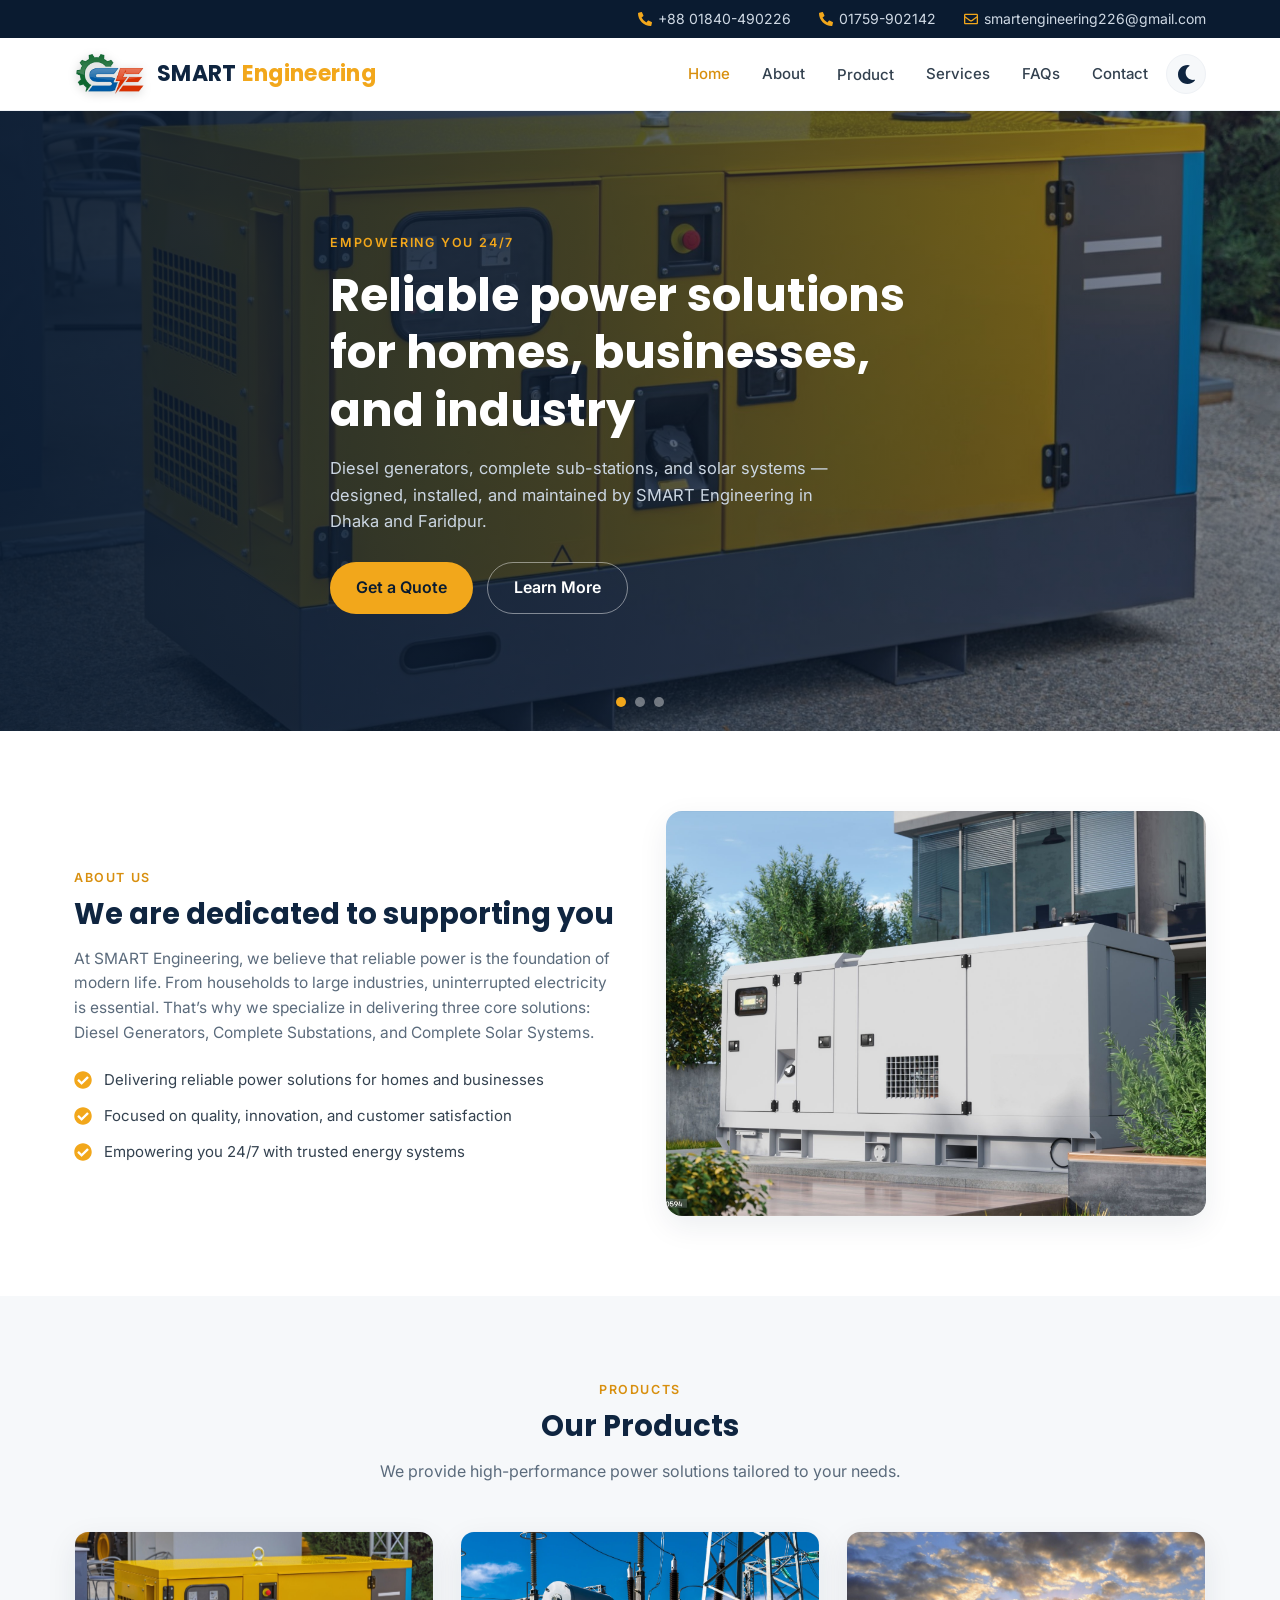
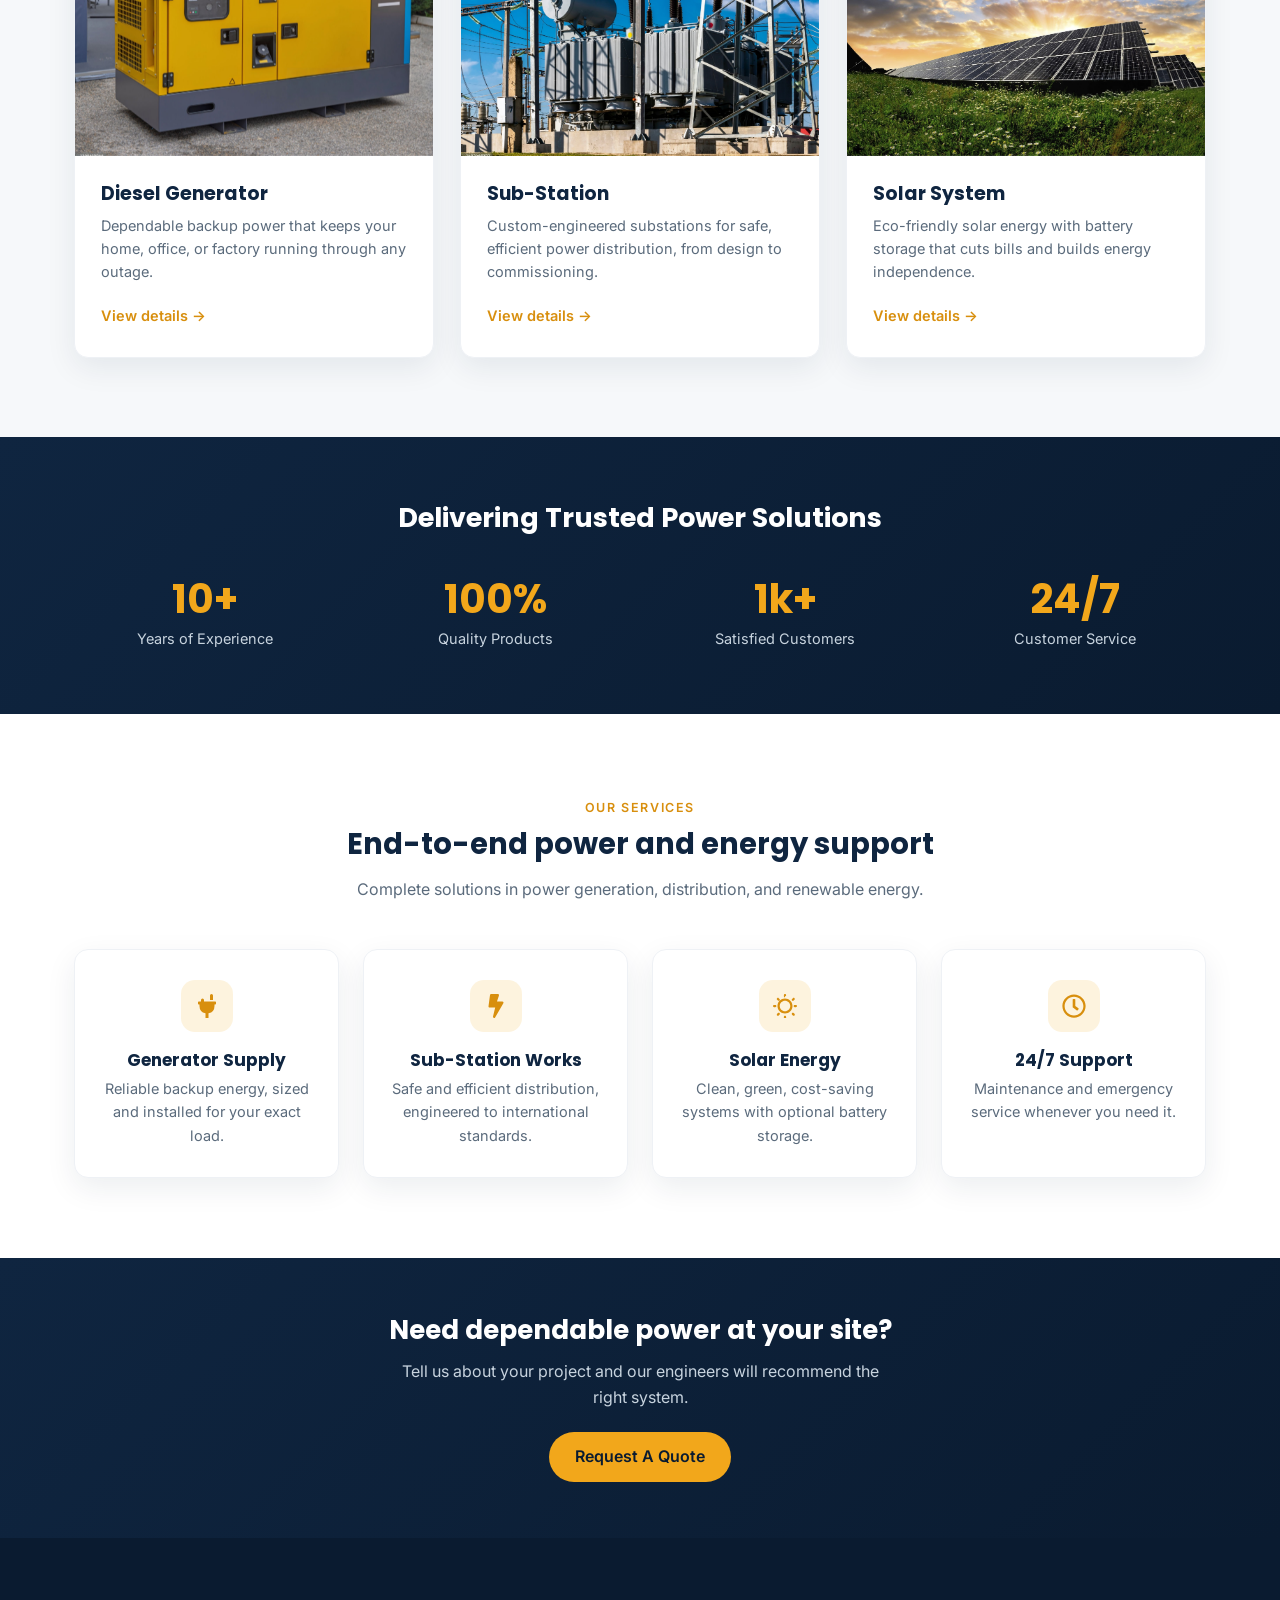
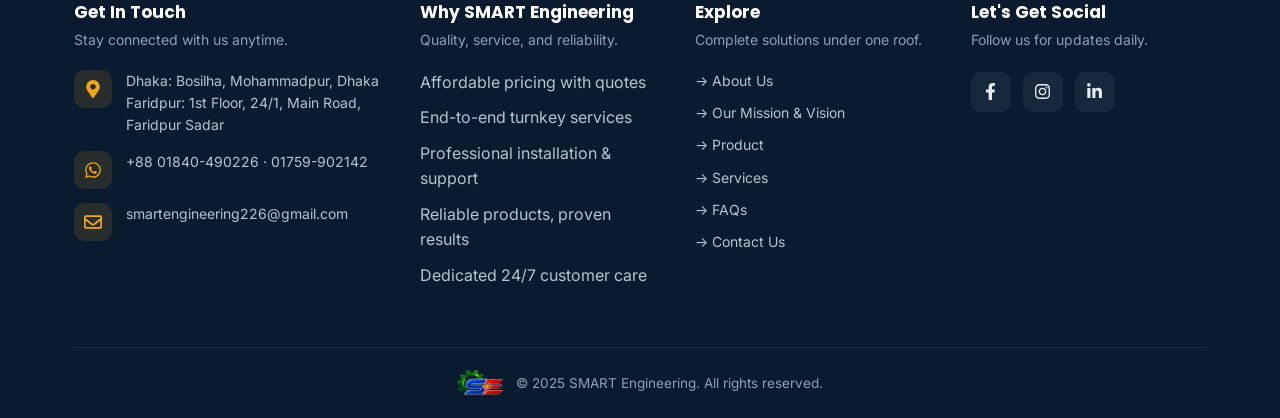
<file: index.html>
<!doctype html>
<html lang="en">
<head>
<meta name="color-scheme" content="light dark">
<meta name="theme-color" content="#ffffff" media="(prefers-color-scheme: light)">
<meta name="theme-color" content="#0d151e" media="(prefers-color-scheme: dark)">
<link rel="icon" type="image/png" sizes="32x32" href="assets/favicon-32.png">
<link rel="icon" type="image/png" sizes="192x192" href="assets/favicon-192.png">
<link rel="apple-touch-icon" sizes="180x180" href="assets/favicon-180.png">
<script>
/* Decide the theme before the first paint so there is no flash of the wrong one. */
(function(){try{var s=localStorage.getItem('se-theme');
document.documentElement.setAttribute('data-theme',
 s==='dark'||s==='light' ? s
 : (window.matchMedia && window.matchMedia('(prefers-color-scheme: dark)').matches ? 'dark':'light'));
}catch(e){document.documentElement.setAttribute('data-theme','light');}})();
</script>
<meta charset="UTF-8">
<meta name="viewport" content="width=device-width, initial-scale=1">
<title>SMART Engineering &ndash; Diesel Generators, Sub-Stations &amp; Solar Systems</title>
<meta name="description" content="SMART Engineering supplies and installs diesel generators, complete sub-stations, and solar power systems across Bangladesh, with offices in Dhaka and Faridpur.">
<link rel="preconnect" href="https://fonts.googleapis.com">
<link href="https://fonts.googleapis.com/css2?family=Poppins:wght@500;600;700&family=Inter:wght@400;500;600&display=swap" rel="stylesheet">
<style>
  :root{
    --navy:#0f2540;
    --navy-deep:#0a1b30;
    --amber:#f2a71b;
    --amber-dark:#d88f0e;
    --gray-50:#f6f8fa;
    --gray-100:#eef1f5;
    --gray-500:#5b6b7c;
    --gray-700:#33414f;
    --white:#ffffff;
    --radius:10px;
    --shadow:0 10px 30px rgba(15,37,64,0.08);
    --maxw:1180px;
  }

  *{box-sizing:border-box;}
  html{scroll-behavior:smooth;}
  body{
    margin:0;
    font-family:'Inter',sans-serif;
    color:var(--gray-700);
    background:var(--white);
    line-height:1.6;
  }
  h1,h2,h3{
    font-family:'Poppins',sans-serif;
    color:var(--navy);
    margin:0 0 .5em;
    line-height:1.25;
  }
  p{margin:0 0 1em;}
  a{color:inherit;text-decoration:none;}
  ul{list-style:none;margin:0;padding:0;}
  img{max-width:100%;display:block;}
  .wrap{max-width:var(--maxw);margin:0 auto;padding:0 24px;}
  .btn{
    display:inline-flex;align-items:center;gap:8px;
    background:var(--amber);color:var(--navy-deep);
    font-weight:600;padding:12px 26px;border-radius:999px;
    border:none;cursor:pointer;transition:background .2s ease, transform .2s ease;
    font-family:'Inter',sans-serif;
  }
  .btn:hover{background:var(--amber-dark);transform:translateY(-1px);}

  /* ===== Top bar ===== */
  .topbar{background:var(--navy-deep);color:#cfd9e4;font-size:14px;}
  .topbar .wrap{display:flex;flex-wrap:wrap;gap:16px 28px;justify-content:flex-end;padding:8px 24px;}
  .topbar a{display:flex;align-items:center;gap:6px;color:#cfd9e4;}
  .topbar a:hover{color:var(--amber);}
  .topbar svg{width:14px;height:14px;fill:var(--amber);}

  /* ===== Header ===== */
  header.main{background:var(--white);border-bottom:1px solid var(--gray-100);position:sticky;top:0;z-index:50;}
  .nav{display:flex;align-items:center;justify-content:space-between;padding:16px 24px;gap:20px;}
  .logo{font-family:'Poppins',sans-serif;font-weight:700;font-size:22px;color:var(--navy);letter-spacing:.3px;}
  .logo span{color:var(--amber);}
  .nav-links{display:flex;gap:28px;align-items:center;flex-wrap:wrap;}
  .nav-links a{font-weight:500;font-size:15px;color:var(--gray-700);padding:6px 2px;}
  .nav-links a:hover, .nav-links a.active{color:var(--amber-dark);}
  .nav-links .dropdown{position:relative;}
  .nav-links .dropdown-menu{
    display:none;position:absolute;top:100%;left:0;background:var(--white);
    box-shadow:var(--shadow);border-radius:8px;min-width:180px;padding:8px 0;margin-top:8px;
  }
  .nav-links .dropdown:hover .dropdown-menu{display:block;}
  .dropdown-menu a{display:block;padding:8px 18px;font-size:14px;}
  .dropdown-menu a:hover{background:var(--gray-50);}
  .dropdown-menu a.active{color:var(--amber-dark);}
  .menu-toggle{display:none;background:none;border:none;cursor:pointer;padding:6px;}
  .menu-toggle svg{width:26px;height:26px;fill:var(--navy);}

  @media (max-width:900px){
    .nav-links{
      display:none;position:absolute;top:100%;left:0;right:0;
      background:var(--white);flex-direction:column;align-items:flex-start;
      padding:16px 24px;box-shadow:var(--shadow);gap:14px;
    }
    .nav-links.open{display:flex;}
    .nav-links .dropdown-menu{position:static;box-shadow:none;padding-left:12px;margin-top:4px;}
    .menu-toggle{display:block;}
    .topbar .wrap{justify-content:center;text-align:center;}
  }

  /* ===== Page hero ===== */
  .page-hero{
    background:linear-gradient(135deg,var(--navy) 0%,var(--navy-deep) 100%);
    color:var(--white);text-align:center;padding:64px 24px 56px;
  }
  .page-hero h1{color:var(--white);font-size:38px;margin-bottom:8px;}
  .page-hero p{color:#c7d3de;max-width:560px;margin:0 auto;}

  /* ===== Gallery slider ===== */
  .gallery-section{padding:56px 0 0;background:var(--gray-50);}
  .gallery-frame{
    max-width:760px;margin:0 auto;border-radius:16px;overflow:hidden;
    box-shadow:var(--shadow);position:relative;background:var(--navy);
    aspect-ratio:16/9;
  }
  .gallery-track{display:flex;height:100%;transition:transform .5s ease;}
  .gallery-track img{width:100%;height:100%;object-fit:cover;flex:none;}
  .gallery-dots{display:flex;justify-content:center;gap:8px;margin-top:18px;}
  .gallery-dots button{
    width:9px;height:9px;border-radius:50%;border:none;background:var(--gray-100);
    cursor:pointer;padding:0;
  }
  .gallery-dots button.active{background:var(--amber);}
  .gallery-arrow{
    position:absolute;top:50%;transform:translateY(-50%);
    width:38px;height:38px;border-radius:50%;border:none;background:rgba(255,255,255,0.85);
    color:var(--navy);display:flex;align-items:center;justify-content:center;cursor:pointer;
    font-size:16px;z-index:5;
  }
  .gallery-arrow:hover{background:var(--white);}
  .gallery-arrow.prev{left:14px;}
  .gallery-arrow.next{right:14px;}

  /* ===== Intro section ===== */
  .intro-section{padding:56px 0 72px;background:var(--gray-50);}
  .intro-grid{max-width:760px;margin:0 auto;text-align:center;}
  .intro-grid h2{font-size:28px;}
  .intro-grid p{color:var(--gray-500);font-size:15.5px;}

  /* ===== Brand gallery ===== */
  .brand-section{padding:72px 0;}
  .brand-heading{text-align:center;max-width:560px;margin:0 auto 40px;}
  .brand-heading h2{font-size:28px;}
  .brand-heading p{color:var(--gray-500);}
  .brand-grid{
    display:grid;grid-template-columns:repeat(4,1fr);gap:18px;
  }
  @media (max-width:860px){.brand-grid{grid-template-columns:repeat(3,1fr);}}
  @media (max-width:560px){.brand-grid{grid-template-columns:repeat(2,1fr);}}
  .brand-grid figure{
    margin:0;border-radius:12px;overflow:hidden;aspect-ratio:1/1;
    background:var(--gray-50);border:1px solid var(--gray-100);
  }
  .brand-grid img{width:100%;height:100%;object-fit:cover;}

  /* ===== CTA strip ===== */
  .cta-strip{
    background:linear-gradient(135deg,var(--navy) 0%,var(--navy-deep) 100%);
    color:var(--white);text-align:center;padding:56px 24px;
  }
  .cta-strip h2{color:var(--white);font-size:26px;}
  .cta-strip p{color:#c7d3de;max-width:480px;margin:0 auto 22px;}

  /* ===== Footer ===== */
  footer{background:var(--navy-deep);color:#b7c4d1;padding:64px 0 0;}
  .footer-grid{
    display:grid;grid-template-columns:1.3fr 1fr 1fr 1fr;gap:40px;
    padding-bottom:48px;border-bottom:1px solid rgba(255,255,255,0.08);
  }
  @media (max-width:900px){.footer-grid{grid-template-columns:1fr 1fr;}}
  @media (max-width:560px){.footer-grid{grid-template-columns:1fr;}}
  footer h3{color:var(--white);font-size:17px;margin-bottom:6px;}
  footer > .wrap > .footer-grid p.lead{color:#8ea0b2;font-size:14px;margin-bottom:18px;}

  .footer-contact{display:flex;flex-direction:column;gap:14px;margin-top:8px;}
  .info-item{display:flex;gap:14px;align-items:flex-start;}
  .info-icon{
    width:38px;height:38px;flex:none;border-radius:10px;
    background:rgba(242,167,27,0.12);display:flex;align-items:center;justify-content:center;
  }
  .info-icon svg{width:18px;height:18px;fill:var(--amber);}
  .footer-contact p, .footer-contact a{color:#b7c4d1;font-size:14px;margin:0;}
  .footer-contact a:hover{color:var(--amber);}

  .footer-links li{margin-bottom:10px;}
  .footer-links a{font-size:14px;color:#b7c4d1;display:flex;align-items:center;gap:8px;}
  .footer-links a:hover{color:var(--amber);}

  .social-row{display:flex;gap:12px;margin-top:20px;}
  .social-row a{
    width:40px;height:40px;border-radius:10px;background:rgba(255,255,255,0.06);
    display:flex;align-items:center;justify-content:center;color:#e6ecf2;
    transition:background .2s ease, color .2s ease;
  }
  .social-row a:hover{background:var(--amber);color:var(--navy-deep);}
  .social-row svg{width:17px;height:17px;fill:currentColor;}

  .footer-bottom{padding:22px 0;text-align:center;font-size:13.5px;color:#8ea0b2;}

  #backToTop{
    position:fixed;bottom:26px;right:26px;width:48px;height:48px;
    border-radius:50%;border:none;background:var(--amber);color:var(--navy-deep);
    font-size:20px;cursor:pointer;display:flex;align-items:center;justify-content:center;
    box-shadow:0 8px 20px rgba(0,0,0,0.25);opacity:0;pointer-events:none;
    transition:opacity .3s ease, transform .3s ease;z-index:999;
  }
  #backToTop.show{opacity:1;pointer-events:auto;}
  #backToTop:hover{transform:translateY(-3px);}

  /* ===== Hero slider ===== */
  .hero{position:relative;height:clamp(460px,72vh,620px);overflow:hidden;background:var(--navy-deep);}
  .hero-track{display:flex;height:100%;transition:transform .7s ease;}
  .hero-track img{width:100%;height:100%;object-fit:cover;flex:none;}
  .hero-overlay{
    position:absolute;inset:0;
    background:linear-gradient(90deg,rgba(10,27,48,0.92) 0%,rgba(10,27,48,0.72) 45%,rgba(10,27,48,0.35) 100%);
    display:flex;align-items:center;
  }
  .hero-content{max-width:620px;color:var(--white);}
  .hero-content .eyebrow{
    display:inline-block;font-size:12.5px;letter-spacing:1.8px;text-transform:uppercase;
    color:var(--amber);font-weight:600;margin-bottom:14px;
  }
  .hero-content h1{color:var(--white);font-size:clamp(30px,4.4vw,46px);margin-bottom:16px;}
  .hero-content p{color:#cbd6e2;font-size:16.5px;margin-bottom:28px;max-width:520px;}
  .hero-actions{display:flex;flex-wrap:wrap;gap:14px;}
  .btn-ghost{
    display:inline-flex;align-items:center;gap:8px;padding:12px 26px;border-radius:999px;
    border:1.5px solid rgba(255,255,255,0.45);color:var(--white);font-weight:600;
    transition:background .2s ease, border-color .2s ease;
  }
  .btn-ghost:hover{background:rgba(255,255,255,0.1);border-color:var(--white);}
  .hero-dots{position:absolute;bottom:24px;left:0;right:0;display:flex;justify-content:center;gap:9px;z-index:4;}
  .hero-dots button{
    width:10px;height:10px;border-radius:50%;border:none;padding:0;cursor:pointer;
    background:rgba(255,255,255,0.4);
  }
  .hero-dots button.active{background:var(--amber);}

  /* ===== Shared section heading ===== */
  .section-heading{text-align:center;max-width:600px;margin:0 auto 46px;}
  .section-heading .eyebrow{
    display:inline-block;font-size:12.5px;letter-spacing:1.6px;text-transform:uppercase;
    color:var(--amber-dark);font-weight:600;margin-bottom:8px;
  }
  .section-heading h2{font-size:29px;}
  .section-heading p{color:var(--gray-500);margin:0;}

  /* ===== About strip ===== */
  .about-section{padding:80px 0;}
  .about-grid{display:grid;grid-template-columns:1fr 1fr;gap:52px;align-items:center;}
  @media (max-width:880px){.about-grid{grid-template-columns:1fr;gap:32px;}}
  .about-media{border-radius:16px;overflow:hidden;box-shadow:var(--shadow);aspect-ratio:4/3;}
  .about-media img{width:100%;height:100%;object-fit:cover;}
  .about-text .eyebrow{
    display:inline-block;font-size:12.5px;letter-spacing:1.6px;text-transform:uppercase;
    color:var(--amber-dark);font-weight:600;margin-bottom:8px;
  }
  .about-text h2{font-size:29px;}
  .about-text p{color:var(--gray-500);font-size:15.5px;}
  .check-list{margin-top:22px;display:flex;flex-direction:column;gap:12px;}
  .check-list li{display:flex;gap:12px;align-items:flex-start;font-size:15px;color:var(--gray-700);}
  .check-list svg{width:18px;height:18px;flex:none;fill:var(--amber);margin-top:3px;}

  /* ===== Product cards ===== */
  .products-section{padding:80px 0;background:var(--gray-50);}
  .product-grid{display:grid;grid-template-columns:repeat(3,1fr);gap:26px;}
  @media (max-width:880px){.product-grid{grid-template-columns:1fr;}}
  .product-card{
    background:var(--white);border:1px solid var(--gray-100);border-radius:14px;
    overflow:hidden;box-shadow:var(--shadow);display:flex;flex-direction:column;
    transition:transform .25s ease;
  }
  .product-card:hover{transform:translateY(-4px);}
  .product-card .thumb{aspect-ratio:16/10;overflow:hidden;background:var(--gray-100);}
  .product-card .thumb img{width:100%;height:100%;object-fit:cover;}
  .product-card .body{padding:26px 26px 30px;display:flex;flex-direction:column;flex:1;}
  .product-card h3{font-size:19px;margin-bottom:8px;}
  .product-card p{color:var(--gray-500);font-size:14.5px;flex:1;}
  .product-card .more{
    color:var(--amber-dark);font-weight:600;font-size:14.5px;
    display:inline-flex;align-items:center;gap:6px;margin-top:6px;
  }

  /* ===== Stats ===== */
  .stats-section{
    background:linear-gradient(135deg,var(--navy) 0%,var(--navy-deep) 100%);
    color:var(--white);padding:64px 0;
  }
  .stats-section h2{color:var(--white);text-align:center;font-size:27px;margin-bottom:44px;}
  .stats-grid{display:grid;grid-template-columns:repeat(4,1fr);gap:28px;text-align:center;}
  @media (max-width:760px){.stats-grid{grid-template-columns:1fr 1fr;gap:34px 20px;}}
  .stat .num{
    font-family:'Poppins',sans-serif;font-size:40px;font-weight:700;color:var(--amber);line-height:1;
  }
  .stat .label{color:#c7d3de;font-size:14.5px;margin-top:8px;}

  /* ===== Services ===== */
  .services-section{padding:80px 0;}
  .service-grid{display:grid;grid-template-columns:repeat(4,1fr);gap:24px;}
  @media (max-width:980px){.service-grid{grid-template-columns:1fr 1fr;}}
  @media (max-width:520px){.service-grid{grid-template-columns:1fr;}}
  .service-card{
    background:var(--white);border:1px solid var(--gray-100);border-radius:14px;
    padding:30px 26px;text-align:center;box-shadow:var(--shadow);
  }
  .service-icon{
    width:52px;height:52px;margin:0 auto 18px;border-radius:14px;
    background:rgba(242,167,27,0.14);display:flex;align-items:center;justify-content:center;
  }
  .service-icon svg{width:24px;height:24px;fill:var(--amber-dark);}
  .service-card h3{font-size:17px;margin-bottom:6px;}
  .service-card p{color:var(--gray-500);font-size:14.5px;margin:0;}
</style>
<link rel="stylesheet" href="assets/se-theme.css">
</head>
<body>

<!-- Top bar -->
<div class="topbar">
  <div class="wrap">
    <a href="tel:+8801840490226">
      <svg viewBox="0 0 512 512"><path d="M497.39 361.8l-112-48a24 24 0 0 0-28 6.9l-49.6 60.6A370.66 370.66 0 0 1 130.6 204.11l60.6-49.6a23.94 23.94 0 0 0 6.9-28l-48-112A24.16 24.16 0 0 0 122.6.61l-104 24A24 24 0 0 0 0 48c0 256.5 207.9 464 464 464a24 24 0 0 0 23.4-18.6l24-104a24.29 24.29 0 0 0-14.01-27.6z"/></svg>
      +88 01840-490226
    </a>
    <a href="tel:+8801759902142">
      <svg viewBox="0 0 512 512"><path d="M497.39 361.8l-112-48a24 24 0 0 0-28 6.9l-49.6 60.6A370.66 370.66 0 0 1 130.6 204.11l60.6-49.6a23.94 23.94 0 0 0 6.9-28l-48-112A24.16 24.16 0 0 0 122.6.61l-104 24A24 24 0 0 0 0 48c0 256.5 207.9 464 464 464a24 24 0 0 0 23.4-18.6l24-104a24.29 24.29 0 0 0-14.01-27.6z"/></svg>
      01759-902142
    </a>
    <a href="mailto:smartengineering226@gmail.com">
      <svg viewBox="0 0 512 512"><path d="M464 64H48C21.49 64 0 85.49 0 112v288c0 26.51 21.49 48 48 48h416c26.51 0 48-21.49 48-48V112c0-26.51-21.49-48-48-48zm0 48v40.805c-22.422 18.259-58.168 46.651-134.587 106.49-16.841 13.247-50.201 45.072-73.413 44.701-23.208.375-56.579-31.459-73.413-44.701C106.18 199.465 70.425 171.067 48 152.805V112h416zM48 400V214.398c22.914 18.251 55.409 43.862 104.938 82.646 21.857 17.205 60.134 55.186 103.062 54.955 42.717.231 80.509-37.199 103.053-54.947 49.528-38.783 82.032-64.401 104.947-82.653V400H48z"/></svg>
      smartengineering226@gmail.com
    </a>
  </div>
</div>

<!-- Header / Nav -->
<header class="main">
  <div class="nav wrap">
    <a href="index.html" class="logo"><img class="logo-mark logo-mark-light" src="assets/logo-light.png" alt="SMART Engineering logo" width="480" height="267" decoding="async"><img class="logo-mark logo-mark-dark" src="assets/logo-dark.png" alt="" aria-hidden="true" width="480" height="267" decoding="async"><span class="logo-name">SMART <span>Engineering</span></span></a>

    <button class="menu-toggle" id="menuToggle" aria-label="Toggle menu">
      <svg viewBox="0 0 1000 1000"><path d="M104 333H896C929 333 958 304 958 271S929 208 896 208H104C71 208 42 237 42 271S71 333 104 333ZM104 583H896C929 583 958 554 958 521S929 458 896 458H104C71 458 42 487 42 521S71 583 104 583ZM104 833H896C929 833 958 804 958 771S929 708 896 708H104C71 708 42 737 42 771S71 833 104 833Z"/></svg>
    </button>

    <nav class="nav-links" id="navLinks">
      <a href="index.html" class="active">Home</a>
      <a href="about.html">About</a>
      <div class="dropdown">
        <a href="#">Product</a>
        <div class="dropdown-menu">
          <a href="diesel-generator.html">Diesel Generator</a>
          <a href="sub-station.html">Sub-Station</a>
          <a href="solar-system.html">Solar System</a>
        </div>
      </div>
      <a href="services.html">Services</a>
      <a href="faqs.html">FAQs</a>
      <a href="contact.html">Contact</a>
    </nav>

    <button class="theme-toggle" id="themeToggle" type="button"
            aria-label="Switch theme" title="Switch theme" aria-pressed="false">
      <svg class="icon-moon" viewBox="0 0 512 512" aria-hidden="true"><path d="M283.211 512c78.962 0 151.079-35.925 198.857-94.792 7.068-8.708-.639-21.43-11.562-19.35-124.203 23.654-238.262-71.576-238.262-196.954 0-72.222 38.662-138.635 101.498-174.394 9.686-5.512 7.25-20.197-3.756-22.23A258.156 258.156 0 0 0 283.211 0c-141.309 0-256 114.511-256 256 0 141.309 114.511 256 256 256z"/></svg>
      <svg class="icon-sun" viewBox="0 0 512 512" aria-hidden="true"><path d="M256 160c-52.9 0-96 43.1-96 96s43.1 96 96 96 96-43.1 96-96-43.1-96-96-96zm246.4 80.5l-94.7-47.3 33.5-100.4c4.5-13.6-8.4-26.5-21.9-21.9l-100.4 33.5-47.4-94.8c-6.4-12.8-24.6-12.8-31 0l-47.3 94.7L92.7 70.8c-13.6-4.5-26.5 8.4-21.9 21.9l33.5 100.4-94.7 47.4c-12.8 6.4-12.8 24.6 0 31l94.7 47.3-33.5 100.5c-4.5 13.6 8.4 26.5 21.9 21.9l100.4-33.5 47.3 94.7c6.4 12.8 24.6 12.8 31 0l47.3-94.7 100.4 33.5c13.6 4.5 26.5-8.4 21.9-21.9l-33.5-100.4 94.7-47.3c12.9-6.5 12.9-24.7.1-31.1zm-155.9 106c-49.9 49.9-131.1 49.9-181 0-49.9-49.9-49.9-131.1 0-181 49.9-49.9 131.1-49.9 181 0 49.9 49.9 49.9 131.1 0 181z"/></svg>
    </button>
  </div>
</header>

<!-- Hero -->
<section class="hero">
  <div class="hero-track" id="heroTrack">
    <img src="wp-content/uploads/2025/09/1.jpg" alt="Diesel generator installed by SMART Engineering">
    <img src="wp-content/uploads/2025/09/2.jpg" alt="Electrical sub-station built by SMART Engineering">
    <img src="wp-content/uploads/2025/09/3.jpg" alt="Solar panel system installed by SMART Engineering">
  </div>
  <div class="hero-overlay">
    <div class="wrap">
      <div class="hero-content">
        <span class="eyebrow">Empowering You 24/7</span>
        <h1>Reliable power solutions for homes, businesses, and industry</h1>
        <p>Diesel generators, complete sub-stations, and solar systems &mdash; designed, installed, and maintained by SMART Engineering in Dhaka and Faridpur.</p>
        <div class="hero-actions">
          <a href="contact.html" class="btn">Get a Quote</a>
          <a href="about.html" class="btn-ghost">Learn More</a>
        </div>
      </div>
    </div>
  </div>
  <div class="hero-dots" id="heroDots"></div>
</section>

<!-- About -->
<section class="about-section">
  <div class="wrap">
    <div class="about-grid">
      <div class="about-text">
        <span class="eyebrow">About Us</span>
        <h2>We are dedicated to supporting you</h2>
        <p>At SMART Engineering, we believe that reliable power is the foundation of modern life. From households to large industries, uninterrupted electricity is essential. That&rsquo;s why we specialize in delivering three core solutions: Diesel Generators, Complete Substations, and Complete Solar Systems.</p>
        <ul class="check-list">
          <li><svg viewBox="0 0 512 512"><path d="M504 256c0 136.967-111.033 248-248 248S8 392.967 8 256 119.033 8 256 8s248 111.033 248 248zM227.314 387.314l184-184c6.248-6.248 6.248-16.379 0-22.627l-22.627-22.627c-6.248-6.249-16.379-6.249-22.628 0L216 308.118l-70.059-70.059c-6.248-6.248-16.379-6.248-22.628 0l-22.627 22.627c-6.248 6.248-6.248 16.379 0 22.627l104 104c6.249 6.249 16.379 6.249 22.628.001z"/></svg><span>Delivering reliable power solutions for homes and businesses</span></li>
          <li><svg viewBox="0 0 512 512"><path d="M504 256c0 136.967-111.033 248-248 248S8 392.967 8 256 119.033 8 256 8s248 111.033 248 248zM227.314 387.314l184-184c6.248-6.248 6.248-16.379 0-22.627l-22.627-22.627c-6.248-6.249-16.379-6.249-22.628 0L216 308.118l-70.059-70.059c-6.248-6.248-16.379-6.248-22.628 0l-22.627 22.627c-6.248 6.248-6.248 16.379 0 22.627l104 104c6.249 6.249 16.379 6.249 22.628.001z"/></svg><span>Focused on quality, innovation, and customer satisfaction</span></li>
          <li><svg viewBox="0 0 512 512"><path d="M504 256c0 136.967-111.033 248-248 248S8 392.967 8 256 119.033 8 256 8s248 111.033 248 248zM227.314 387.314l184-184c6.248-6.248 6.248-16.379 0-22.627l-22.627-22.627c-6.248-6.249-16.379-6.249-22.628 0L216 308.118l-70.059-70.059c-6.248-6.248-16.379-6.248-22.628 0l-22.627 22.627c-6.248 6.248-6.248 16.379 0 22.627l104 104c6.249 6.249 16.379 6.249 22.628.001z"/></svg><span>Empowering you 24/7 with trusted energy systems</span></li>
        </ul>
      </div>
      <div class="about-media">
        <img src="wp-content/uploads/2025/09/7.jpg" alt="SMART Engineering generator installation">
      </div>
    </div>
  </div>
</section>

<!-- Products -->
<section class="products-section">
  <div class="wrap">
    <div class="section-heading">
      <span class="eyebrow">Products</span>
      <h2>Our Products</h2>
      <p>We provide high-performance power solutions tailored to your needs.</p>
    </div>
    <div class="product-grid">
      <a class="product-card" href="diesel-generator.html">
        <div class="thumb"><img src="wp-content/uploads/2025/09/1.jpg" alt="Diesel generator" loading="lazy"></div>
        <div class="body">
          <h3>Diesel Generator</h3>
          <p>Dependable backup power that keeps your home, office, or factory running through any outage.</p>
          <span class="more">View details &rarr;</span>
        </div>
      </a>
      <a class="product-card" href="sub-station.html">
        <div class="thumb"><img src="wp-content/uploads/2025/09/5.jpg" alt="Electrical sub-station" loading="lazy"></div>
        <div class="body">
          <h3>Sub-Station</h3>
          <p>Custom-engineered substations for safe, efficient power distribution, from design to commissioning.</p>
          <span class="more">View details &rarr;</span>
        </div>
      </a>
      <a class="product-card" href="solar-system.html">
        <div class="thumb"><img src="wp-content/uploads/2025/09/4.jpg" alt="Solar power system" loading="lazy"></div>
        <div class="body">
          <h3>Solar System</h3>
          <p>Eco-friendly solar energy with battery storage that cuts bills and builds energy independence.</p>
          <span class="more">View details &rarr;</span>
        </div>
      </a>
    </div>
  </div>
</section>

<!-- Stats -->
<section class="stats-section">
  <div class="wrap">
    <h2>Delivering Trusted Power Solutions</h2>
    <div class="stats-grid">
      <div class="stat"><div class="num">10+</div><div class="label">Years of Experience</div></div>
      <div class="stat"><div class="num">100%</div><div class="label">Quality Products</div></div>
      <div class="stat"><div class="num">1k+</div><div class="label">Satisfied Customers</div></div>
      <div class="stat"><div class="num">24/7</div><div class="label">Customer Service</div></div>
    </div>
  </div>
</section>

<!-- Services -->
<section class="services-section">
  <div class="wrap">
    <div class="section-heading">
      <span class="eyebrow">Our Services</span>
      <h2>End-to-end power and energy support</h2>
      <p>Complete solutions in power generation, distribution, and renewable energy.</p>
    </div>
    <div class="service-grid">
      <div class="service-card">
        <div class="service-icon"><svg viewBox="0 0 384 512"><path d="M320 32a32 32 0 0 0-64 0v96h64zm48 128H16a16 16 0 0 0-16 16v32a16 16 0 0 0 16 16h16v32a160.07 160.07 0 0 0 128 156.8V512h64v-99.2A160.07 160.07 0 0 0 352 256v-32h16a16 16 0 0 0 16-16v-32a16 16 0 0 0-16-16zm-240-32a32 32 0 0 0-64 0v96h64z"/></svg></div>
        <h3>Generator Supply</h3>
        <p>Reliable backup energy, sized and installed for your exact load.</p>
      </div>
      <div class="service-card">
        <div class="service-icon"><svg viewBox="0 0 320 512"><path d="M296 160H180.6l42.6-129.8C227.2 15 215.7 0 200 0H56C44 0 33.8 8.9 32.2 20.8l-32 240C-1.7 275.2 9.5 288 24 288h118.7L96.6 482.5c-3.6 15.2 8 29.5 23.3 29.5 8.4 0 16.4-4.4 20.8-12l176-304c9.3-15.9-2.2-36-20.7-36z"/></svg></div>
        <h3>Sub-Station Works</h3>
        <p>Safe and efficient distribution, engineered to international standards.</p>
      </div>
      <div class="service-card">
        <div class="service-icon"><svg viewBox="0 0 512 512"><path d="M256 96c-88.4 0-160 71.6-160 160s71.6 160 160 160 160-71.6 160-160S344.4 96 256 96zm0 272c-61.9 0-112-50.1-112-112s50.1-112 112-112 112 50.1 112 112-50.1 112-112 112zm0-320c13.3 0 24-10.7 24-24V24c0-13.3-10.7-24-24-24s-24 10.7-24 24v24c0 13.3 10.7 24 24 24zm0 416c-13.3 0-24 10.7-24 24v24c0 13.3 10.7 24 24 24s24-10.7 24-24v-24c0-13.3-10.7-24-24-24zM488 232h-24c-13.3 0-24 10.7-24 24s10.7 24 24 24h24c13.3 0 24-10.7 24-24s-10.7-24-24-24zM72 256c0-13.3-10.7-24-24-24H24c-13.3 0-24 10.7-24 24s10.7 24 24 24h24c13.3 0 24-10.7 24-24zm352-166.4l-17 17c-9.4 9.4-9.4 24.6 0 33.9s24.6 9.4 33.9 0l17-17c9.4-9.4 9.4-24.6 0-33.9s-24.5-9.4-33.9 0zM105.1 406.9l-17 17c-9.4 9.4-9.4 24.6 0 33.9s24.6 9.4 33.9 0l17-17c9.4-9.4 9.4-24.6 0-33.9s-24.5-9.3-33.9 0zm335.8 0c-9.4-9.4-24.6-9.4-33.9 0s-9.4 24.6 0 33.9l17 17c9.4 9.4 24.6 9.4 33.9 0s9.4-24.6 0-33.9l-17-17zM88.1 88.1c-9.4 9.4-9.4 24.6 0 33.9l17 17c9.4 9.4 24.6 9.4 33.9 0s9.4-24.6 0-33.9l-17-17c-9.3-9.4-24.5-9.4-33.9 0z"/></svg></div>
        <h3>Solar Energy</h3>
        <p>Clean, green, cost-saving systems with optional battery storage.</p>
      </div>
      <div class="service-card">
        <div class="service-icon"><svg viewBox="0 0 512 512"><path d="M256 8C119 8 8 119 8 256s111 248 248 248 248-111 248-248S393 8 256 8zm0 448c-110.5 0-200-89.5-200-200S145.5 56 256 56s200 89.5 200 200-89.5 200-200 200zm61.8-104.4l-84.9-61.7c-3.1-2.3-4.9-5.9-4.9-9.7V116c0-6.6 5.4-12 12-12h32c6.6 0 12 5.4 12 12v141.7l66.8 48.6c5.4 3.9 6.5 11.4 2.6 16.8L334.6 349c-3.9 5.3-11.4 6.5-16.8 2.6z"/></svg></div>
        <h3>24/7 Support</h3>
        <p>Maintenance and emergency service whenever you need it.</p>
      </div>
    </div>
  </div>
</section>

<!-- CTA -->
<section class="cta-strip">
  <h2>Need dependable power at your site?</h2>
  <p>Tell us about your project and our engineers will recommend the right system.</p>
  <a href="contact.html" class="btn">Request A Quote</a>
</section>


<!-- Footer -->
<footer>
  <div class="wrap">
    <div class="footer-grid">

      <div>
        <h3>Get In Touch</h3>
        <p class="lead">Stay connected with us anytime.</p>
        <div class="footer-contact">
          <div class="info-item">
            <div class="info-icon"><svg viewBox="0 0 384 512"><path d="M172.268 501.67C26.97 291.031 0 269.413 0 192 0 85.961 85.961 0 192 0s192 85.961 192 192c0 77.413-26.97 99.031-172.268 309.67-9.535 13.774-29.93 13.773-39.464 0zM192 272c44.183 0 80-35.817 80-80s-35.817-80-80-80-80 35.817-80 80 35.817 80 80 80z"/></svg></div>
            <p>Dhaka: Bosilha, Mohammadpur, Dhaka<br>Faridpur: 1st Floor, 24/1, Main Road, Faridpur Sadar</p>
          </div>
          <div class="info-item">
            <div class="info-icon"><svg viewBox="0 0 448 512"><path d="M380.9 97.1C339 55.1 283.2 32 223.9 32c-122.4 0-222 99.6-222 222 0 39.1 10.2 77.3 29.6 111L0 480l117.7-30.9c32.4 17.7 68.9 27 106.1 27h.1c122.3 0 224.1-99.6 224.1-222 0-59.3-25.2-115-67.1-157zm-157 341.6c-33.2 0-65.7-8.9-94-25.7l-6.7-4-69.8 18.3L72 359.2l-4.4-7c-18.5-29.4-28.2-63.3-28.2-98.2 0-101.7 82.8-184.5 184.6-184.5 49.3 0 95.6 19.2 130.4 54.1 34.8 34.9 56.2 81.2 56.1 130.5 0 101.8-84.9 184.6-186.6 184.6zm101.2-138.2c-5.5-2.8-32.8-16.2-37.9-18-5.1-1.9-8.8-2.8-12.5 2.8-3.7 5.6-14.3 18-17.6 21.8-3.2 3.7-6.5 4.2-12 1.4-32.6-16.3-54-29.1-75.5-66-5.7-9.8 5.7-9.1 16.3-30.3 1.8-3.7.9-6.9-.5-9.7-1.4-2.8-12.5-30.1-17.1-41.2-4.5-10.8-9.1-9.3-12.5-9.5-3.2-.2-6.9-.2-10.6-.2-3.7 0-9.7 1.4-14.8 6.9-5.1 5.6-19.4 19-19.4 46.3 0 27.3 19.9 53.7 22.6 57.4 2.8 3.7 39.1 59.7 94.8 83.8 35.2 15.2 49 16.5 66.6 13.9 10.7-1.6 32.8-13.4 37.4-26.4 4.6-13 4.6-24.1 3.2-26.4-1.3-2.5-5-3.9-10.5-6.6z"/></svg></div>
            <p><a href="tel:+8801840490226">+88 01840-490226</a> · <a href="tel:+8801759902142">01759-902142</a></p>
          </div>
          <div class="info-item">
            <div class="info-icon"><svg viewBox="0 0 512 512"><path d="M464 64H48C21.49 64 0 85.49 0 112v288c0 26.51 21.49 48 48 48h416c26.51 0 48-21.49 48-48V112c0-26.51-21.49-48-48-48zm0 48v40.805c-22.422 18.259-58.168 46.651-134.587 106.49-16.841 13.247-50.201 45.072-73.413 44.701-23.208.375-56.579-31.459-73.413-44.701C106.18 199.465 70.425 171.067 48 152.805V112h416zM48 400V214.398c22.914 18.251 55.409 43.862 104.938 82.646 21.857 17.205 60.134 55.186 103.062 54.955 42.717.231 80.509-37.199 103.053-54.947 49.528-38.783 82.032-64.401 104.947-82.653V400H48z"/></svg></div>
            <p><a href="mailto:smartengineering226@gmail.com">smartengineering226@gmail.com</a></p>
          </div>
        </div>
      </div>

      <div>
        <h3>Why SMART Engineering</h3>
        <p class="lead">Quality, service, and reliability.</p>
        <ul class="footer-links">
          <li>Affordable pricing with quotes</li>
          <li>End-to-end turnkey services</li>
          <li>Professional installation &amp; support</li>
          <li>Reliable products, proven results</li>
          <li>Dedicated 24/7 customer care</li>
        </ul>
      </div>

      <div>
        <h3>Explore</h3>
        <p class="lead">Complete solutions under one roof.</p>
        <ul class="footer-links">
          <li><a href="about.html">→ About Us</a></li>
          <li><a href="mission-vision.html">→ Our Mission &amp; Vision</a></li>
          <li><a href="product.html">→ Product</a></li>
          <li><a href="services.html">→ Services</a></li>
          <li><a href="faqs.html">→ FAQs</a></li>
          <li><a href="contact.html">→ Contact Us</a></li>
        </ul>
      </div>

      <div>
        <h3>Let's Get Social</h3>
        <p class="lead">Follow us for updates daily.</p>
        <div class="social-row">
          <a href="https://www.facebook.com" target="_blank" rel="noopener" aria-label="Facebook">
            <svg viewBox="0 0 320 512"><path d="M279.14 288l14.22-92.66h-88.91v-60.13c0-25.35 12.42-50.06 52.24-50.06h40.42V6.26S260.43 0 225.36 0c-73.22 0-121.08 44.38-121.08 124.72v70.62H22.89V288h81.39v224h100.17V288z"/></svg>
          </a>
          <a href="https://www.instagram.com" target="_blank" rel="noopener" aria-label="Instagram">
            <svg viewBox="0 0 448 512"><path d="M224.1 141c-63.6 0-114.9 51.3-114.9 114.9s51.3 114.9 114.9 114.9S339 319.5 339 255.9 287.7 141 224.1 141zm0 189.6c-41.1 0-74.7-33.5-74.7-74.7s33.5-74.7 74.7-74.7 74.7 33.5 74.7 74.7-33.6 74.7-74.7 74.7zm146.4-194.3c0 14.9-12 26.8-26.8 26.8-14.9 0-26.8-12-26.8-26.8s12-26.8 26.8-26.8 26.8 12 26.8 26.8zm76.1 27.2c-1.7-35.9-9.9-67.7-36.2-93.9-26.2-26.2-58-34.4-93.9-36.2-37-2.1-147.9-2.1-184.9 0-35.8 1.7-67.6 9.9-93.9 36.1s-34.4 58-36.2 93.9c-2.1 37-2.1 147.9 0 184.9 1.7 35.9 9.9 67.7 36.2 93.9s58 34.4 93.9 36.2c37 2.1 147.9 2.1 184.9 0 35.9-1.7 67.7-9.9 93.9-36.2 26.2-26.2 34.4-58 36.2-93.9 2.1-37 2.1-147.8 0-184.8zM398.8 388c-7.8 19.6-22.9 34.7-42.6 42.6-29.5 11.7-99.5 9-132.1 9s-102.7 2.6-132.1-9c-19.6-7.8-34.7-22.9-42.6-42.6-11.7-29.5-9-99.5-9-132.1s-2.6-102.7 9-132.1c7.8-19.6 22.9-34.7 42.6-42.6 29.5-11.7 99.5-9 132.1-9s102.7-2.6 132.1 9c19.6 7.8 34.7 22.9 42.6 42.6 11.7 29.5 9 99.5 9 132.1s2.7 102.7-9 132.1z"/></svg>
          </a>
          <a href="https://linkedin.com" target="_blank" rel="noopener" aria-label="LinkedIn">
            <svg viewBox="0 0 448 512"><path d="M100.28 448H7.4V148.9h92.88zm-46.44-341C24.09 107 0 82.9 0 53.6a53.6 53.6 0 01107.2 0c0 29.3-24.1 53.4-53.4 53.4zM447.9 448h-92.7V302.4c0-34.7-.7-79.3-48.3-79.3-48.3 0-55.7 37.7-55.7 76.7V448h-92.8V148.9h89.1v40.8h1.3c12.4-23.5 42.7-48.3 87.9-48.3 94 0 111.3 61.9 111.3 142.3z"/></svg>
          </a>
        </div>
      </div>

    </div>

    <div class="footer-bottom">
      <img class="footer-mark" src="assets/logo-dark.png" alt="SMART Engineering" width="480" height="267" decoding="async" loading="lazy"> © 2025 SMART Engineering. All rights reserved.
    </div>
  </div>
</footer>

<button id="backToTop" aria-label="Back to top">↑</button>

<script>

  const menuToggle = document.getElementById('menuToggle');
  const navLinks = document.getElementById('navLinks');
  menuToggle.addEventListener('click', () => navLinks.classList.toggle('open'));

  const backToTop = document.getElementById('backToTop');
  window.addEventListener('scroll', () => {
    backToTop.classList.toggle('show', window.scrollY > 200);
  });
  backToTop.addEventListener('click', () => window.scrollTo({top:0, behavior:'smooth'}));

  (function(){
    const track = document.getElementById('heroTrack');
    const slides = track.children;
    const dotsWrap = document.getElementById('heroDots');
    let current = 0;

    for (let i = 0; i < slides.length; i++) {
      const dot = document.createElement('button');
      dot.setAttribute('aria-label', 'Go to slide ' + (i + 1));
      if (i === 0) dot.classList.add('active');
      dot.addEventListener('click', () => goTo(i));
      dotsWrap.appendChild(dot);
    }

    function goTo(index) {
      current = (index + slides.length) % slides.length;
      track.style.transform = `translateX(-${current * 100}%)`;
      [...dotsWrap.children].forEach((d, i) => d.classList.toggle('active', i === current));
    }

    setInterval(() => goTo(current + 1), 5000);
  })();
</script>

<script src="assets/se-theme.js" defer></script>

</body>
</html>
</file>
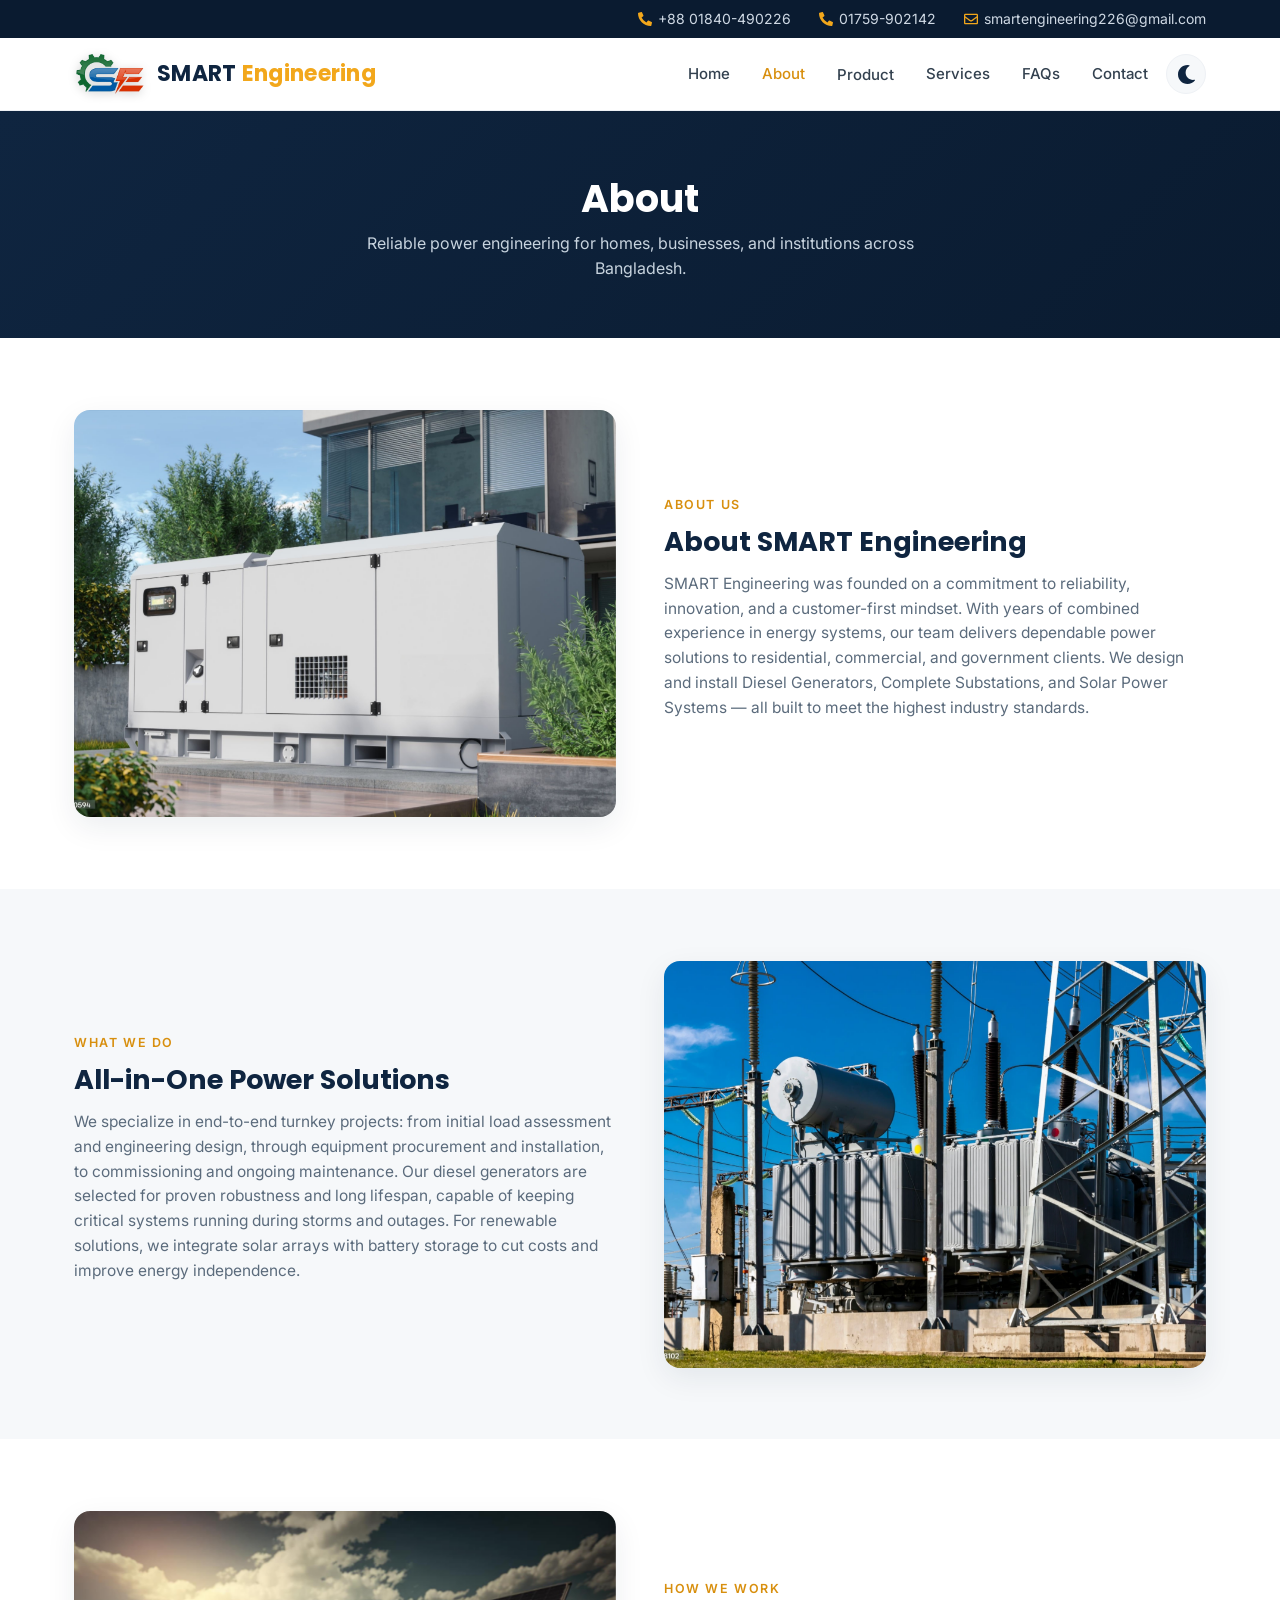
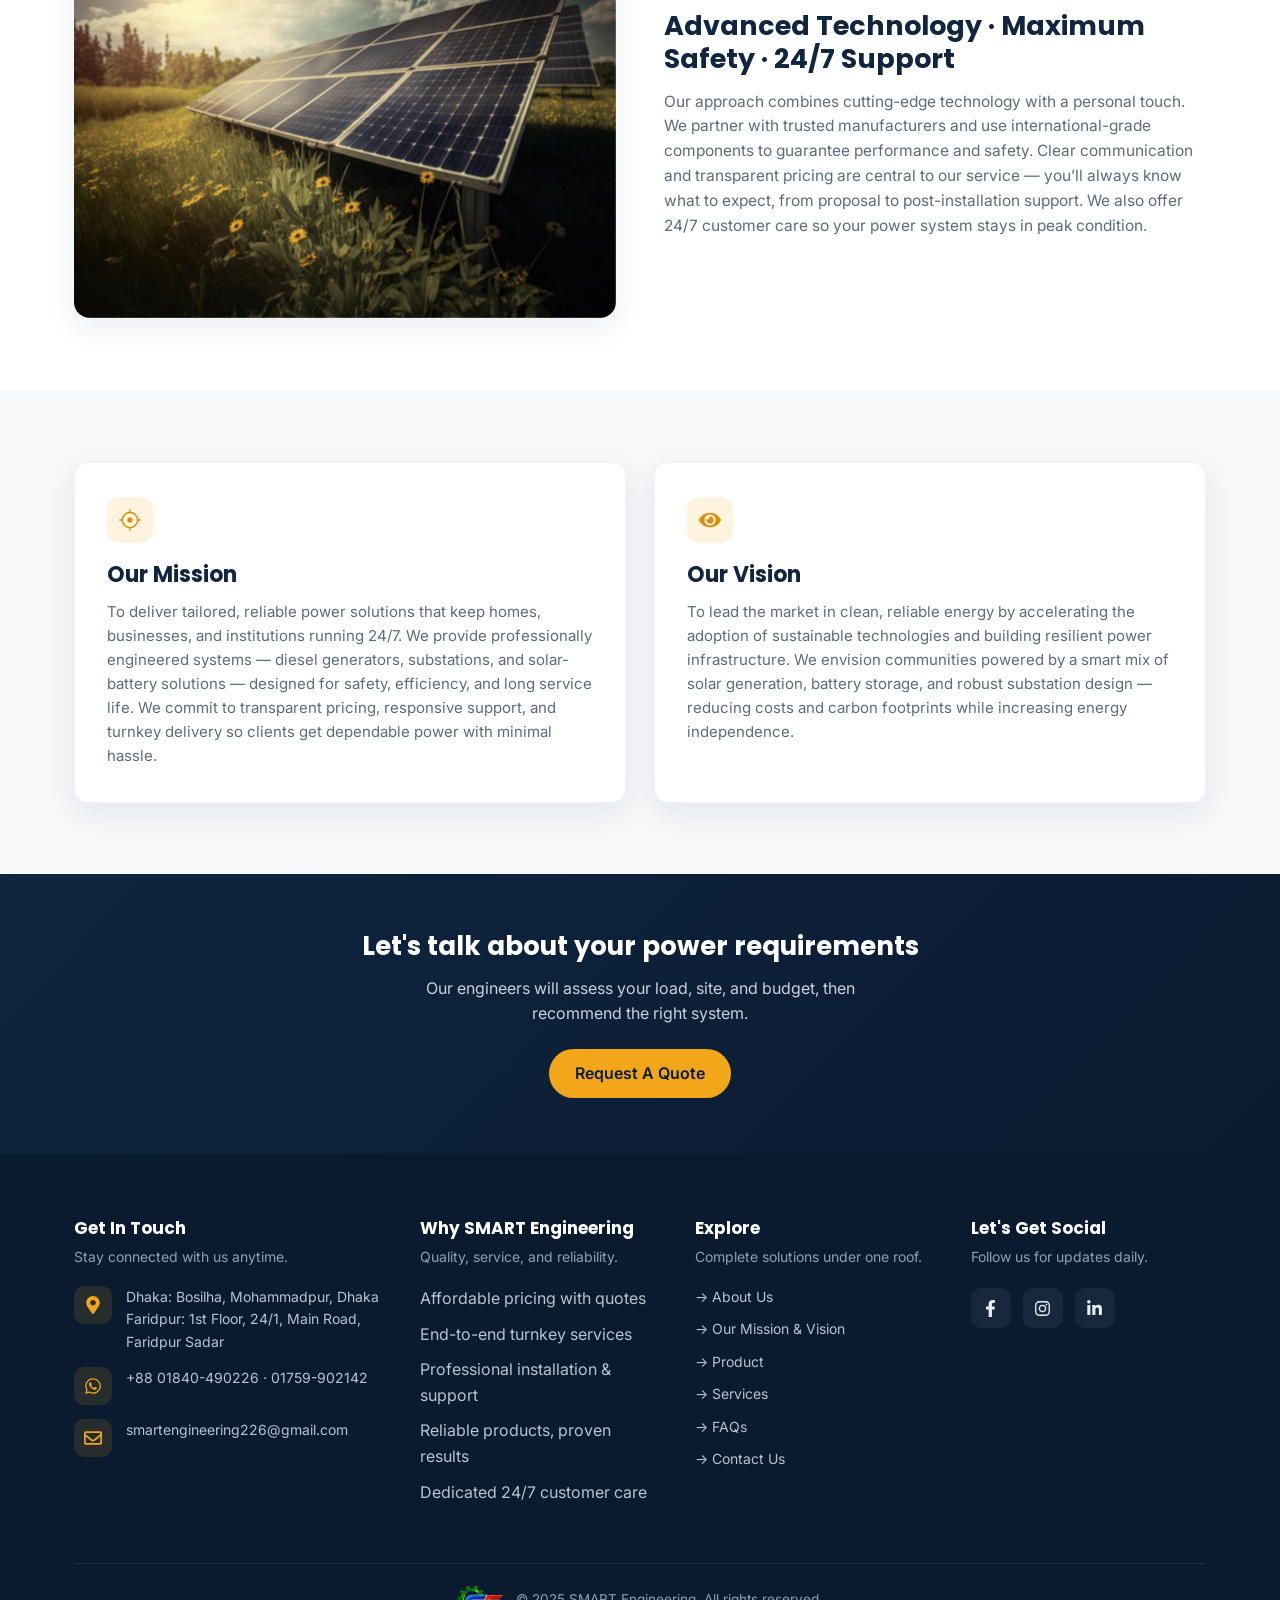
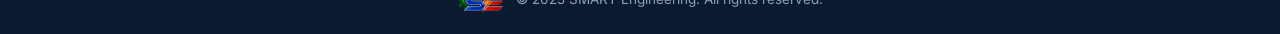
<file: about.html>
<!doctype html>
<html lang="en">
<head>
<meta name="color-scheme" content="light dark">
<meta name="theme-color" content="#ffffff" media="(prefers-color-scheme: light)">
<meta name="theme-color" content="#0d151e" media="(prefers-color-scheme: dark)">
<link rel="icon" type="image/png" sizes="32x32" href="assets/favicon-32.png">
<link rel="icon" type="image/png" sizes="192x192" href="assets/favicon-192.png">
<link rel="apple-touch-icon" sizes="180x180" href="assets/favicon-180.png">
<script>
/* Decide the theme before the first paint so there is no flash of the wrong one. */
(function(){try{var s=localStorage.getItem('se-theme');
document.documentElement.setAttribute('data-theme',
 s==='dark'||s==='light' ? s
 : (window.matchMedia && window.matchMedia('(prefers-color-scheme: dark)').matches ? 'dark':'light'));
}catch(e){document.documentElement.setAttribute('data-theme','light');}})();
</script>
<meta charset="UTF-8">
<meta name="viewport" content="width=device-width, initial-scale=1">
<title>About &ndash; SMART Engineering</title>
<meta name="description" content="SMART Engineering delivers diesel generators, complete substations, and solar power systems for residential, commercial, and government clients in Bangladesh.">
<link rel="preconnect" href="https://fonts.googleapis.com">
<link href="https://fonts.googleapis.com/css2?family=Poppins:wght@500;600;700&family=Inter:wght@400;500;600&display=swap" rel="stylesheet">
<style>
  :root{
    --navy:#0f2540;
    --navy-deep:#0a1b30;
    --amber:#f2a71b;
    --amber-dark:#d88f0e;
    --gray-50:#f6f8fa;
    --gray-100:#eef1f5;
    --gray-500:#5b6b7c;
    --gray-700:#33414f;
    --white:#ffffff;
    --radius:10px;
    --shadow:0 10px 30px rgba(15,37,64,0.08);
    --maxw:1180px;
  }

  *{box-sizing:border-box;}
  html{scroll-behavior:smooth;}
  body{
    margin:0;
    font-family:'Inter',sans-serif;
    color:var(--gray-700);
    background:var(--white);
    line-height:1.6;
  }
  h1,h2,h3{
    font-family:'Poppins',sans-serif;
    color:var(--navy);
    margin:0 0 .5em;
    line-height:1.25;
  }
  p{margin:0 0 1em;}
  a{color:inherit;text-decoration:none;}
  ul{list-style:none;margin:0;padding:0;}
  img{max-width:100%;display:block;}
  .wrap{max-width:var(--maxw);margin:0 auto;padding:0 24px;}
  .btn{
    display:inline-flex;align-items:center;gap:8px;
    background:var(--amber);color:var(--navy-deep);
    font-weight:600;padding:12px 26px;border-radius:999px;
    border:none;cursor:pointer;transition:background .2s ease, transform .2s ease;
    font-family:'Inter',sans-serif;
  }
  .btn:hover{background:var(--amber-dark);transform:translateY(-1px);}

  /* ===== Top bar ===== */
  .topbar{background:var(--navy-deep);color:#cfd9e4;font-size:14px;}
  .topbar .wrap{display:flex;flex-wrap:wrap;gap:16px 28px;justify-content:flex-end;padding:8px 24px;}
  .topbar a{display:flex;align-items:center;gap:6px;color:#cfd9e4;}
  .topbar a:hover{color:var(--amber);}
  .topbar svg{width:14px;height:14px;fill:var(--amber);}

  /* ===== Header ===== */
  header.main{background:var(--white);border-bottom:1px solid var(--gray-100);position:sticky;top:0;z-index:50;}
  .nav{display:flex;align-items:center;justify-content:space-between;padding:16px 24px;gap:20px;}
  .logo{font-family:'Poppins',sans-serif;font-weight:700;font-size:22px;color:var(--navy);letter-spacing:.3px;}
  .logo span{color:var(--amber);}
  .nav-links{display:flex;gap:28px;align-items:center;flex-wrap:wrap;}
  .nav-links a{font-weight:500;font-size:15px;color:var(--gray-700);padding:6px 2px;}
  .nav-links a:hover, .nav-links a.active{color:var(--amber-dark);}
  .nav-links .dropdown{position:relative;}
  .nav-links .dropdown-menu{
    display:none;position:absolute;top:100%;left:0;background:var(--white);
    box-shadow:var(--shadow);border-radius:8px;min-width:180px;padding:8px 0;margin-top:8px;
  }
  .nav-links .dropdown:hover .dropdown-menu{display:block;}
  .dropdown-menu a{display:block;padding:8px 18px;font-size:14px;}
  .dropdown-menu a:hover{background:var(--gray-50);}
  .dropdown-menu a.active{color:var(--amber-dark);}
  .menu-toggle{display:none;background:none;border:none;cursor:pointer;padding:6px;}
  .menu-toggle svg{width:26px;height:26px;fill:var(--navy);}

  @media (max-width:900px){
    .nav-links{
      display:none;position:absolute;top:100%;left:0;right:0;
      background:var(--white);flex-direction:column;align-items:flex-start;
      padding:16px 24px;box-shadow:var(--shadow);gap:14px;
    }
    .nav-links.open{display:flex;}
    .nav-links .dropdown-menu{position:static;box-shadow:none;padding-left:12px;margin-top:4px;}
    .menu-toggle{display:block;}
    .topbar .wrap{justify-content:center;text-align:center;}
  }

  /* ===== Page hero ===== */
  .page-hero{
    background:linear-gradient(135deg,var(--navy) 0%,var(--navy-deep) 100%);
    color:var(--white);text-align:center;padding:64px 24px 56px;
  }
  .page-hero h1{color:var(--white);font-size:38px;margin-bottom:8px;}
  .page-hero p{color:#c7d3de;max-width:560px;margin:0 auto;}

  /* ===== Gallery slider ===== */
  .gallery-section{padding:56px 0 0;background:var(--gray-50);}
  .gallery-frame{
    max-width:760px;margin:0 auto;border-radius:16px;overflow:hidden;
    box-shadow:var(--shadow);position:relative;background:var(--navy);
    aspect-ratio:16/9;
  }
  .gallery-track{display:flex;height:100%;transition:transform .5s ease;}
  .gallery-track img{width:100%;height:100%;object-fit:cover;flex:none;}
  .gallery-dots{display:flex;justify-content:center;gap:8px;margin-top:18px;}
  .gallery-dots button{
    width:9px;height:9px;border-radius:50%;border:none;background:var(--gray-100);
    cursor:pointer;padding:0;
  }
  .gallery-dots button.active{background:var(--amber);}
  .gallery-arrow{
    position:absolute;top:50%;transform:translateY(-50%);
    width:38px;height:38px;border-radius:50%;border:none;background:rgba(255,255,255,0.85);
    color:var(--navy);display:flex;align-items:center;justify-content:center;cursor:pointer;
    font-size:16px;z-index:5;
  }
  .gallery-arrow:hover{background:var(--white);}
  .gallery-arrow.prev{left:14px;}
  .gallery-arrow.next{right:14px;}

  /* ===== Intro section ===== */
  .intro-section{padding:56px 0 72px;background:var(--gray-50);}
  .intro-grid{max-width:760px;margin:0 auto;text-align:center;}
  .intro-grid h2{font-size:28px;}
  .intro-grid p{color:var(--gray-500);font-size:15.5px;}

  /* ===== Brand gallery ===== */
  .brand-section{padding:72px 0;}
  .brand-heading{text-align:center;max-width:560px;margin:0 auto 40px;}
  .brand-heading h2{font-size:28px;}
  .brand-heading p{color:var(--gray-500);}
  .brand-grid{
    display:grid;grid-template-columns:repeat(4,1fr);gap:18px;
  }
  @media (max-width:860px){.brand-grid{grid-template-columns:repeat(3,1fr);}}
  @media (max-width:560px){.brand-grid{grid-template-columns:repeat(2,1fr);}}
  .brand-grid figure{
    margin:0;border-radius:12px;overflow:hidden;aspect-ratio:1/1;
    background:var(--gray-50);border:1px solid var(--gray-100);
  }
  .brand-grid img{width:100%;height:100%;object-fit:cover;}

  /* ===== CTA strip ===== */
  .cta-strip{
    background:linear-gradient(135deg,var(--navy) 0%,var(--navy-deep) 100%);
    color:var(--white);text-align:center;padding:56px 24px;
  }
  .cta-strip h2{color:var(--white);font-size:26px;}
  .cta-strip p{color:#c7d3de;max-width:480px;margin:0 auto 22px;}

  /* ===== Footer ===== */
  footer{background:var(--navy-deep);color:#b7c4d1;padding:64px 0 0;}
  .footer-grid{
    display:grid;grid-template-columns:1.3fr 1fr 1fr 1fr;gap:40px;
    padding-bottom:48px;border-bottom:1px solid rgba(255,255,255,0.08);
  }
  @media (max-width:900px){.footer-grid{grid-template-columns:1fr 1fr;}}
  @media (max-width:560px){.footer-grid{grid-template-columns:1fr;}}
  footer h3{color:var(--white);font-size:17px;margin-bottom:6px;}
  footer > .wrap > .footer-grid p.lead{color:#8ea0b2;font-size:14px;margin-bottom:18px;}

  .footer-contact{display:flex;flex-direction:column;gap:14px;margin-top:8px;}
  .info-item{display:flex;gap:14px;align-items:flex-start;}
  .info-icon{
    width:38px;height:38px;flex:none;border-radius:10px;
    background:rgba(242,167,27,0.12);display:flex;align-items:center;justify-content:center;
  }
  .info-icon svg{width:18px;height:18px;fill:var(--amber);}
  .footer-contact p, .footer-contact a{color:#b7c4d1;font-size:14px;margin:0;}
  .footer-contact a:hover{color:var(--amber);}

  .footer-links li{margin-bottom:10px;}
  .footer-links a{font-size:14px;color:#b7c4d1;display:flex;align-items:center;gap:8px;}
  .footer-links a:hover{color:var(--amber);}

  .social-row{display:flex;gap:12px;margin-top:20px;}
  .social-row a{
    width:40px;height:40px;border-radius:10px;background:rgba(255,255,255,0.06);
    display:flex;align-items:center;justify-content:center;color:#e6ecf2;
    transition:background .2s ease, color .2s ease;
  }
  .social-row a:hover{background:var(--amber);color:var(--navy-deep);}
  .social-row svg{width:17px;height:17px;fill:currentColor;}

  .footer-bottom{padding:22px 0;text-align:center;font-size:13.5px;color:#8ea0b2;}

  #backToTop{
    position:fixed;bottom:26px;right:26px;width:48px;height:48px;
    border-radius:50%;border:none;background:var(--amber);color:var(--navy-deep);
    font-size:20px;cursor:pointer;display:flex;align-items:center;justify-content:center;
    box-shadow:0 8px 20px rgba(0,0,0,0.25);opacity:0;pointer-events:none;
    transition:opacity .3s ease, transform .3s ease;z-index:999;
  }
  #backToTop.show{opacity:1;pointer-events:auto;}
  #backToTop:hover{transform:translateY(-3px);}

  /* ===== Split content rows ===== */
  .split-section{padding:72px 0;}
  .split-section.alt{background:var(--gray-50);}
  .split{display:grid;grid-template-columns:1fr 1fr;gap:48px;align-items:center;}
  .split.reverse .split-media{order:2;}
  @media (max-width:860px){
    .split{grid-template-columns:1fr;gap:28px;}
    .split.reverse .split-media{order:0;}
  }
  .split-media{border-radius:16px;overflow:hidden;box-shadow:var(--shadow);aspect-ratio:4/3;}
  .split-media img{width:100%;height:100%;object-fit:cover;}
  .split-text h2{font-size:27px;}
  .split-text p{color:var(--gray-500);font-size:15.5px;}
  .eyebrow{
    display:inline-block;font-size:12.5px;letter-spacing:1.6px;text-transform:uppercase;
    color:var(--amber-dark);font-weight:600;margin-bottom:10px;
  }

  /* ===== Mission / vision cards ===== */
  .mv-section{padding:72px 0;background:var(--gray-50);}
  .mv-grid{display:grid;grid-template-columns:1fr 1fr;gap:28px;}
  @media (max-width:860px){.mv-grid{grid-template-columns:1fr;}}
  .mv-card{
    background:var(--white);border:1px solid var(--gray-100);border-radius:14px;
    padding:34px 32px;box-shadow:var(--shadow);
  }
  .mv-card .mv-icon{
    width:46px;height:46px;border-radius:12px;background:rgba(242,167,27,0.14);
    display:flex;align-items:center;justify-content:center;margin-bottom:18px;
  }
  .mv-card .mv-icon svg{width:22px;height:22px;fill:var(--amber-dark);}
  .mv-card h2{font-size:22px;}
  .mv-card p{color:var(--gray-500);font-size:15px;margin:0;}
</style>
<link rel="stylesheet" href="assets/se-theme.css">
</head>
<body>

<!-- Top bar -->
<div class="topbar">
  <div class="wrap">
    <a href="tel:+8801840490226">
      <svg viewBox="0 0 512 512"><path d="M497.39 361.8l-112-48a24 24 0 0 0-28 6.9l-49.6 60.6A370.66 370.66 0 0 1 130.6 204.11l60.6-49.6a23.94 23.94 0 0 0 6.9-28l-48-112A24.16 24.16 0 0 0 122.6.61l-104 24A24 24 0 0 0 0 48c0 256.5 207.9 464 464 464a24 24 0 0 0 23.4-18.6l24-104a24.29 24.29 0 0 0-14.01-27.6z"/></svg>
      +88 01840-490226
    </a>
    <a href="tel:+8801759902142">
      <svg viewBox="0 0 512 512"><path d="M497.39 361.8l-112-48a24 24 0 0 0-28 6.9l-49.6 60.6A370.66 370.66 0 0 1 130.6 204.11l60.6-49.6a23.94 23.94 0 0 0 6.9-28l-48-112A24.16 24.16 0 0 0 122.6.61l-104 24A24 24 0 0 0 0 48c0 256.5 207.9 464 464 464a24 24 0 0 0 23.4-18.6l24-104a24.29 24.29 0 0 0-14.01-27.6z"/></svg>
      01759-902142
    </a>
    <a href="mailto:smartengineering226@gmail.com">
      <svg viewBox="0 0 512 512"><path d="M464 64H48C21.49 64 0 85.49 0 112v288c0 26.51 21.49 48 48 48h416c26.51 0 48-21.49 48-48V112c0-26.51-21.49-48-48-48zm0 48v40.805c-22.422 18.259-58.168 46.651-134.587 106.49-16.841 13.247-50.201 45.072-73.413 44.701-23.208.375-56.579-31.459-73.413-44.701C106.18 199.465 70.425 171.067 48 152.805V112h416zM48 400V214.398c22.914 18.251 55.409 43.862 104.938 82.646 21.857 17.205 60.134 55.186 103.062 54.955 42.717.231 80.509-37.199 103.053-54.947 49.528-38.783 82.032-64.401 104.947-82.653V400H48z"/></svg>
      smartengineering226@gmail.com
    </a>
  </div>
</div>

<!-- Header / Nav -->
<header class="main">
  <div class="nav wrap">
    <a href="index.html" class="logo"><img class="logo-mark logo-mark-light" src="assets/logo-light.png" alt="SMART Engineering logo" width="480" height="267" decoding="async"><img class="logo-mark logo-mark-dark" src="assets/logo-dark.png" alt="" aria-hidden="true" width="480" height="267" decoding="async"><span class="logo-name">SMART <span>Engineering</span></span></a>

    <button class="menu-toggle" id="menuToggle" aria-label="Toggle menu">
      <svg viewBox="0 0 1000 1000"><path d="M104 333H896C929 333 958 304 958 271S929 208 896 208H104C71 208 42 237 42 271S71 333 104 333ZM104 583H896C929 583 958 554 958 521S929 458 896 458H104C71 458 42 487 42 521S71 583 104 583ZM104 833H896C929 833 958 804 958 771S929 708 896 708H104C71 708 42 737 42 771S71 833 104 833Z"/></svg>
    </button>

    <nav class="nav-links" id="navLinks">
      <a href="index.html">Home</a>
      <a href="about.html" class="active">About</a>
      <div class="dropdown">
        <a href="#">Product</a>
        <div class="dropdown-menu">
          <a href="diesel-generator.html">Diesel Generator</a>
          <a href="sub-station.html">Sub-Station</a>
          <a href="solar-system.html">Solar System</a>
        </div>
      </div>
      <a href="services.html">Services</a>
      <a href="faqs.html">FAQs</a>
      <a href="contact.html">Contact</a>
    </nav>

    <button class="theme-toggle" id="themeToggle" type="button"
            aria-label="Switch theme" title="Switch theme" aria-pressed="false">
      <svg class="icon-moon" viewBox="0 0 512 512" aria-hidden="true"><path d="M283.211 512c78.962 0 151.079-35.925 198.857-94.792 7.068-8.708-.639-21.43-11.562-19.35-124.203 23.654-238.262-71.576-238.262-196.954 0-72.222 38.662-138.635 101.498-174.394 9.686-5.512 7.25-20.197-3.756-22.23A258.156 258.156 0 0 0 283.211 0c-141.309 0-256 114.511-256 256 0 141.309 114.511 256 256 256z"/></svg>
      <svg class="icon-sun" viewBox="0 0 512 512" aria-hidden="true"><path d="M256 160c-52.9 0-96 43.1-96 96s43.1 96 96 96 96-43.1 96-96-43.1-96-96-96zm246.4 80.5l-94.7-47.3 33.5-100.4c4.5-13.6-8.4-26.5-21.9-21.9l-100.4 33.5-47.4-94.8c-6.4-12.8-24.6-12.8-31 0l-47.3 94.7L92.7 70.8c-13.6-4.5-26.5 8.4-21.9 21.9l33.5 100.4-94.7 47.4c-12.8 6.4-12.8 24.6 0 31l94.7 47.3-33.5 100.5c-4.5 13.6 8.4 26.5 21.9 21.9l100.4-33.5 47.3 94.7c6.4 12.8 24.6 12.8 31 0l47.3-94.7 100.4 33.5c13.6 4.5 26.5-8.4 21.9-21.9l-33.5-100.4 94.7-47.3c12.9-6.5 12.9-24.7.1-31.1zm-155.9 106c-49.9 49.9-131.1 49.9-181 0-49.9-49.9-49.9-131.1 0-181 49.9-49.9 131.1-49.9 181 0 49.9 49.9 49.9 131.1 0 181z"/></svg>
    </button>
  </div>
</header>

<!-- Page hero -->
<section class="page-hero">
  <h1>About</h1>
  <p>Reliable power engineering for homes, businesses, and institutions across Bangladesh.</p>
</section>

<!-- Who we are -->
<section class="split-section">
  <div class="wrap">
    <div class="split">
      <div class="split-media">
        <img src="wp-content/uploads/2025/09/7.jpg" alt="SMART Engineering diesel generator installation">
      </div>
      <div class="split-text">
        <span class="eyebrow">About Us</span>
        <h2>About SMART Engineering</h2>
        <p>SMART Engineering was founded on a commitment to reliability, innovation, and a customer-first mindset. With years of combined experience in energy systems, our team delivers dependable power solutions to residential, commercial, and government clients. We design and install Diesel Generators, Complete Substations, and Solar Power Systems &mdash; all built to meet the highest industry standards.</p>
      </div>
    </div>
  </div>
</section>

<!-- Turnkey -->
<section class="split-section alt">
  <div class="wrap">
    <div class="split reverse">
      <div class="split-media">
        <img src="wp-content/uploads/2025/09/5.jpg" alt="Sub-station transformer installed by SMART Engineering" loading="lazy">
      </div>
      <div class="split-text">
        <span class="eyebrow">What We Do</span>
        <h2>All-in-One Power Solutions</h2>
        <p>We specialize in end-to-end turnkey projects: from initial load assessment and engineering design, through equipment procurement and installation, to commissioning and ongoing maintenance. Our diesel generators are selected for proven robustness and long lifespan, capable of keeping critical systems running during storms and outages. For renewable solutions, we integrate solar arrays with battery storage to cut costs and improve energy independence.</p>
      </div>
    </div>
  </div>
</section>

<!-- Technology -->
<section class="split-section">
  <div class="wrap">
    <div class="split">
      <div class="split-media">
        <img src="wp-content/uploads/2025/09/23422.jpg" alt="Solar array installed by SMART Engineering" loading="lazy">
      </div>
      <div class="split-text">
        <span class="eyebrow">How We Work</span>
        <h2>Advanced Technology &middot; Maximum Safety &middot; 24/7 Support</h2>
        <p>Our approach combines cutting-edge technology with a personal touch. We partner with trusted manufacturers and use international-grade components to guarantee performance and safety. Clear communication and transparent pricing are central to our service &mdash; you&rsquo;ll always know what to expect, from proposal to post-installation support. We also offer 24/7 customer care so your power system stays in peak condition.</p>
      </div>
    </div>
  </div>
</section>

<!-- Mission & Vision -->
<section class="mv-section">
  <div class="wrap">
    <div class="mv-grid">
      <div class="mv-card">
        <div class="mv-icon"><svg viewBox="0 0 512 512"><path d="M256 0c8.8 0 16 7.2 16 16v49.2c93.2 7.7 167.9 82.4 175.6 175.6H496c8.8 0 16 7.2 16 16s-7.2 16-16 16h-48.4c-7.7 93.2-82.4 167.9-175.6 175.6V496c0 8.8-7.2 16-16 16s-16-7.2-16-16v-48.4C147.2 439.9 72.5 365.2 64.8 272H16c-8.8 0-16-7.2-16-16s7.2-16 16-16h48.8C72.5 146.8 147.2 72.1 240 64.4V16c0-8.8 7.2-16 16-16zm0 96c-88.4 0-160 71.6-160 160s71.6 160 160 160 160-71.6 160-160S344.4 96 256 96zm0 96c35.3 0 64 28.7 64 64s-28.7 64-64 64-64-28.7-64-64 28.7-64 64-64z"/></svg></div>
        <h2>Our Mission</h2>
        <p>To deliver tailored, reliable power solutions that keep homes, businesses, and institutions running 24/7. We provide professionally engineered systems &mdash; diesel generators, substations, and solar-battery solutions &mdash; designed for safety, efficiency, and long service life. We commit to transparent pricing, responsive support, and turnkey delivery so clients get dependable power with minimal hassle.</p>
      </div>
      <div class="mv-card">
        <div class="mv-icon"><svg viewBox="0 0 576 512"><path d="M572.52 241.4C518.29 135.59 410.93 64 288 64S57.68 135.64 3.48 241.41a32.35 32.35 0 0 0 0 29.19C57.71 376.41 165.07 448 288 448s230.32-71.64 284.52-177.41a32.35 32.35 0 0 0 0-29.19zM288 400a144 144 0 1 1 144-144 143.93 143.93 0 0 1-144 144zm0-240a95.31 95.31 0 0 0-25.31 3.79 47.85 47.85 0 0 1-66.9 66.9A95.78 95.78 0 1 0 288 160z"/></svg></div>
        <h2>Our Vision</h2>
        <p>To lead the market in clean, reliable energy by accelerating the adoption of sustainable technologies and building resilient power infrastructure. We envision communities powered by a smart mix of solar generation, battery storage, and robust substation design &mdash; reducing costs and carbon footprints while increasing energy independence.</p>
      </div>
    </div>
  </div>
</section>

<!-- CTA -->
<section class="cta-strip">
  <h2>Let's talk about your power requirements</h2>
  <p>Our engineers will assess your load, site, and budget, then recommend the right system.</p>
  <a href="contact.html" class="btn">Request A Quote</a>
</section>


<!-- Footer -->
<footer>
  <div class="wrap">
    <div class="footer-grid">

      <div>
        <h3>Get In Touch</h3>
        <p class="lead">Stay connected with us anytime.</p>
        <div class="footer-contact">
          <div class="info-item">
            <div class="info-icon"><svg viewBox="0 0 384 512"><path d="M172.268 501.67C26.97 291.031 0 269.413 0 192 0 85.961 85.961 0 192 0s192 85.961 192 192c0 77.413-26.97 99.031-172.268 309.67-9.535 13.774-29.93 13.773-39.464 0zM192 272c44.183 0 80-35.817 80-80s-35.817-80-80-80-80 35.817-80 80 35.817 80 80 80z"/></svg></div>
            <p>Dhaka: Bosilha, Mohammadpur, Dhaka<br>Faridpur: 1st Floor, 24/1, Main Road, Faridpur Sadar</p>
          </div>
          <div class="info-item">
            <div class="info-icon"><svg viewBox="0 0 448 512"><path d="M380.9 97.1C339 55.1 283.2 32 223.9 32c-122.4 0-222 99.6-222 222 0 39.1 10.2 77.3 29.6 111L0 480l117.7-30.9c32.4 17.7 68.9 27 106.1 27h.1c122.3 0 224.1-99.6 224.1-222 0-59.3-25.2-115-67.1-157zm-157 341.6c-33.2 0-65.7-8.9-94-25.7l-6.7-4-69.8 18.3L72 359.2l-4.4-7c-18.5-29.4-28.2-63.3-28.2-98.2 0-101.7 82.8-184.5 184.6-184.5 49.3 0 95.6 19.2 130.4 54.1 34.8 34.9 56.2 81.2 56.1 130.5 0 101.8-84.9 184.6-186.6 184.6zm101.2-138.2c-5.5-2.8-32.8-16.2-37.9-18-5.1-1.9-8.8-2.8-12.5 2.8-3.7 5.6-14.3 18-17.6 21.8-3.2 3.7-6.5 4.2-12 1.4-32.6-16.3-54-29.1-75.5-66-5.7-9.8 5.7-9.1 16.3-30.3 1.8-3.7.9-6.9-.5-9.7-1.4-2.8-12.5-30.1-17.1-41.2-4.5-10.8-9.1-9.3-12.5-9.5-3.2-.2-6.9-.2-10.6-.2-3.7 0-9.7 1.4-14.8 6.9-5.1 5.6-19.4 19-19.4 46.3 0 27.3 19.9 53.7 22.6 57.4 2.8 3.7 39.1 59.7 94.8 83.8 35.2 15.2 49 16.5 66.6 13.9 10.7-1.6 32.8-13.4 37.4-26.4 4.6-13 4.6-24.1 3.2-26.4-1.3-2.5-5-3.9-10.5-6.6z"/></svg></div>
            <p><a href="tel:+8801840490226">+88 01840-490226</a> · <a href="tel:+8801759902142">01759-902142</a></p>
          </div>
          <div class="info-item">
            <div class="info-icon"><svg viewBox="0 0 512 512"><path d="M464 64H48C21.49 64 0 85.49 0 112v288c0 26.51 21.49 48 48 48h416c26.51 0 48-21.49 48-48V112c0-26.51-21.49-48-48-48zm0 48v40.805c-22.422 18.259-58.168 46.651-134.587 106.49-16.841 13.247-50.201 45.072-73.413 44.701-23.208.375-56.579-31.459-73.413-44.701C106.18 199.465 70.425 171.067 48 152.805V112h416zM48 400V214.398c22.914 18.251 55.409 43.862 104.938 82.646 21.857 17.205 60.134 55.186 103.062 54.955 42.717.231 80.509-37.199 103.053-54.947 49.528-38.783 82.032-64.401 104.947-82.653V400H48z"/></svg></div>
            <p><a href="mailto:smartengineering226@gmail.com">smartengineering226@gmail.com</a></p>
          </div>
        </div>
      </div>

      <div>
        <h3>Why SMART Engineering</h3>
        <p class="lead">Quality, service, and reliability.</p>
        <ul class="footer-links">
          <li>Affordable pricing with quotes</li>
          <li>End-to-end turnkey services</li>
          <li>Professional installation &amp; support</li>
          <li>Reliable products, proven results</li>
          <li>Dedicated 24/7 customer care</li>
        </ul>
      </div>

      <div>
        <h3>Explore</h3>
        <p class="lead">Complete solutions under one roof.</p>
        <ul class="footer-links">
          <li><a href="about.html">→ About Us</a></li>
          <li><a href="mission-vision.html">→ Our Mission &amp; Vision</a></li>
          <li><a href="product.html">→ Product</a></li>
          <li><a href="services.html">→ Services</a></li>
          <li><a href="faqs.html">→ FAQs</a></li>
          <li><a href="contact.html">→ Contact Us</a></li>
        </ul>
      </div>

      <div>
        <h3>Let's Get Social</h3>
        <p class="lead">Follow us for updates daily.</p>
        <div class="social-row">
          <a href="https://www.facebook.com" target="_blank" rel="noopener" aria-label="Facebook">
            <svg viewBox="0 0 320 512"><path d="M279.14 288l14.22-92.66h-88.91v-60.13c0-25.35 12.42-50.06 52.24-50.06h40.42V6.26S260.43 0 225.36 0c-73.22 0-121.08 44.38-121.08 124.72v70.62H22.89V288h81.39v224h100.17V288z"/></svg>
          </a>
          <a href="https://www.instagram.com" target="_blank" rel="noopener" aria-label="Instagram">
            <svg viewBox="0 0 448 512"><path d="M224.1 141c-63.6 0-114.9 51.3-114.9 114.9s51.3 114.9 114.9 114.9S339 319.5 339 255.9 287.7 141 224.1 141zm0 189.6c-41.1 0-74.7-33.5-74.7-74.7s33.5-74.7 74.7-74.7 74.7 33.5 74.7 74.7-33.6 74.7-74.7 74.7zm146.4-194.3c0 14.9-12 26.8-26.8 26.8-14.9 0-26.8-12-26.8-26.8s12-26.8 26.8-26.8 26.8 12 26.8 26.8zm76.1 27.2c-1.7-35.9-9.9-67.7-36.2-93.9-26.2-26.2-58-34.4-93.9-36.2-37-2.1-147.9-2.1-184.9 0-35.8 1.7-67.6 9.9-93.9 36.1s-34.4 58-36.2 93.9c-2.1 37-2.1 147.9 0 184.9 1.7 35.9 9.9 67.7 36.2 93.9s58 34.4 93.9 36.2c37 2.1 147.9 2.1 184.9 0 35.9-1.7 67.7-9.9 93.9-36.2 26.2-26.2 34.4-58 36.2-93.9 2.1-37 2.1-147.8 0-184.8zM398.8 388c-7.8 19.6-22.9 34.7-42.6 42.6-29.5 11.7-99.5 9-132.1 9s-102.7 2.6-132.1-9c-19.6-7.8-34.7-22.9-42.6-42.6-11.7-29.5-9-99.5-9-132.1s-2.6-102.7 9-132.1c7.8-19.6 22.9-34.7 42.6-42.6 29.5-11.7 99.5-9 132.1-9s102.7-2.6 132.1 9c19.6 7.8 34.7 22.9 42.6 42.6 11.7 29.5 9 99.5 9 132.1s2.7 102.7-9 132.1z"/></svg>
          </a>
          <a href="https://linkedin.com" target="_blank" rel="noopener" aria-label="LinkedIn">
            <svg viewBox="0 0 448 512"><path d="M100.28 448H7.4V148.9h92.88zm-46.44-341C24.09 107 0 82.9 0 53.6a53.6 53.6 0 01107.2 0c0 29.3-24.1 53.4-53.4 53.4zM447.9 448h-92.7V302.4c0-34.7-.7-79.3-48.3-79.3-48.3 0-55.7 37.7-55.7 76.7V448h-92.8V148.9h89.1v40.8h1.3c12.4-23.5 42.7-48.3 87.9-48.3 94 0 111.3 61.9 111.3 142.3z"/></svg>
          </a>
        </div>
      </div>

    </div>

    <div class="footer-bottom">
      <img class="footer-mark" src="assets/logo-dark.png" alt="SMART Engineering" width="480" height="267" decoding="async" loading="lazy"> © 2025 SMART Engineering. All rights reserved.
    </div>
  </div>
</footer>

<button id="backToTop" aria-label="Back to top">↑</button>

<script>

  const menuToggle = document.getElementById('menuToggle');
  const navLinks = document.getElementById('navLinks');
  menuToggle.addEventListener('click', () => navLinks.classList.toggle('open'));

  const backToTop = document.getElementById('backToTop');
  window.addEventListener('scroll', () => {
    backToTop.classList.toggle('show', window.scrollY > 200);
  });
  backToTop.addEventListener('click', () => window.scrollTo({top:0, behavior:'smooth'}));
</script>

<script src="assets/se-theme.js" defer></script>

</body>
</html>
</file>
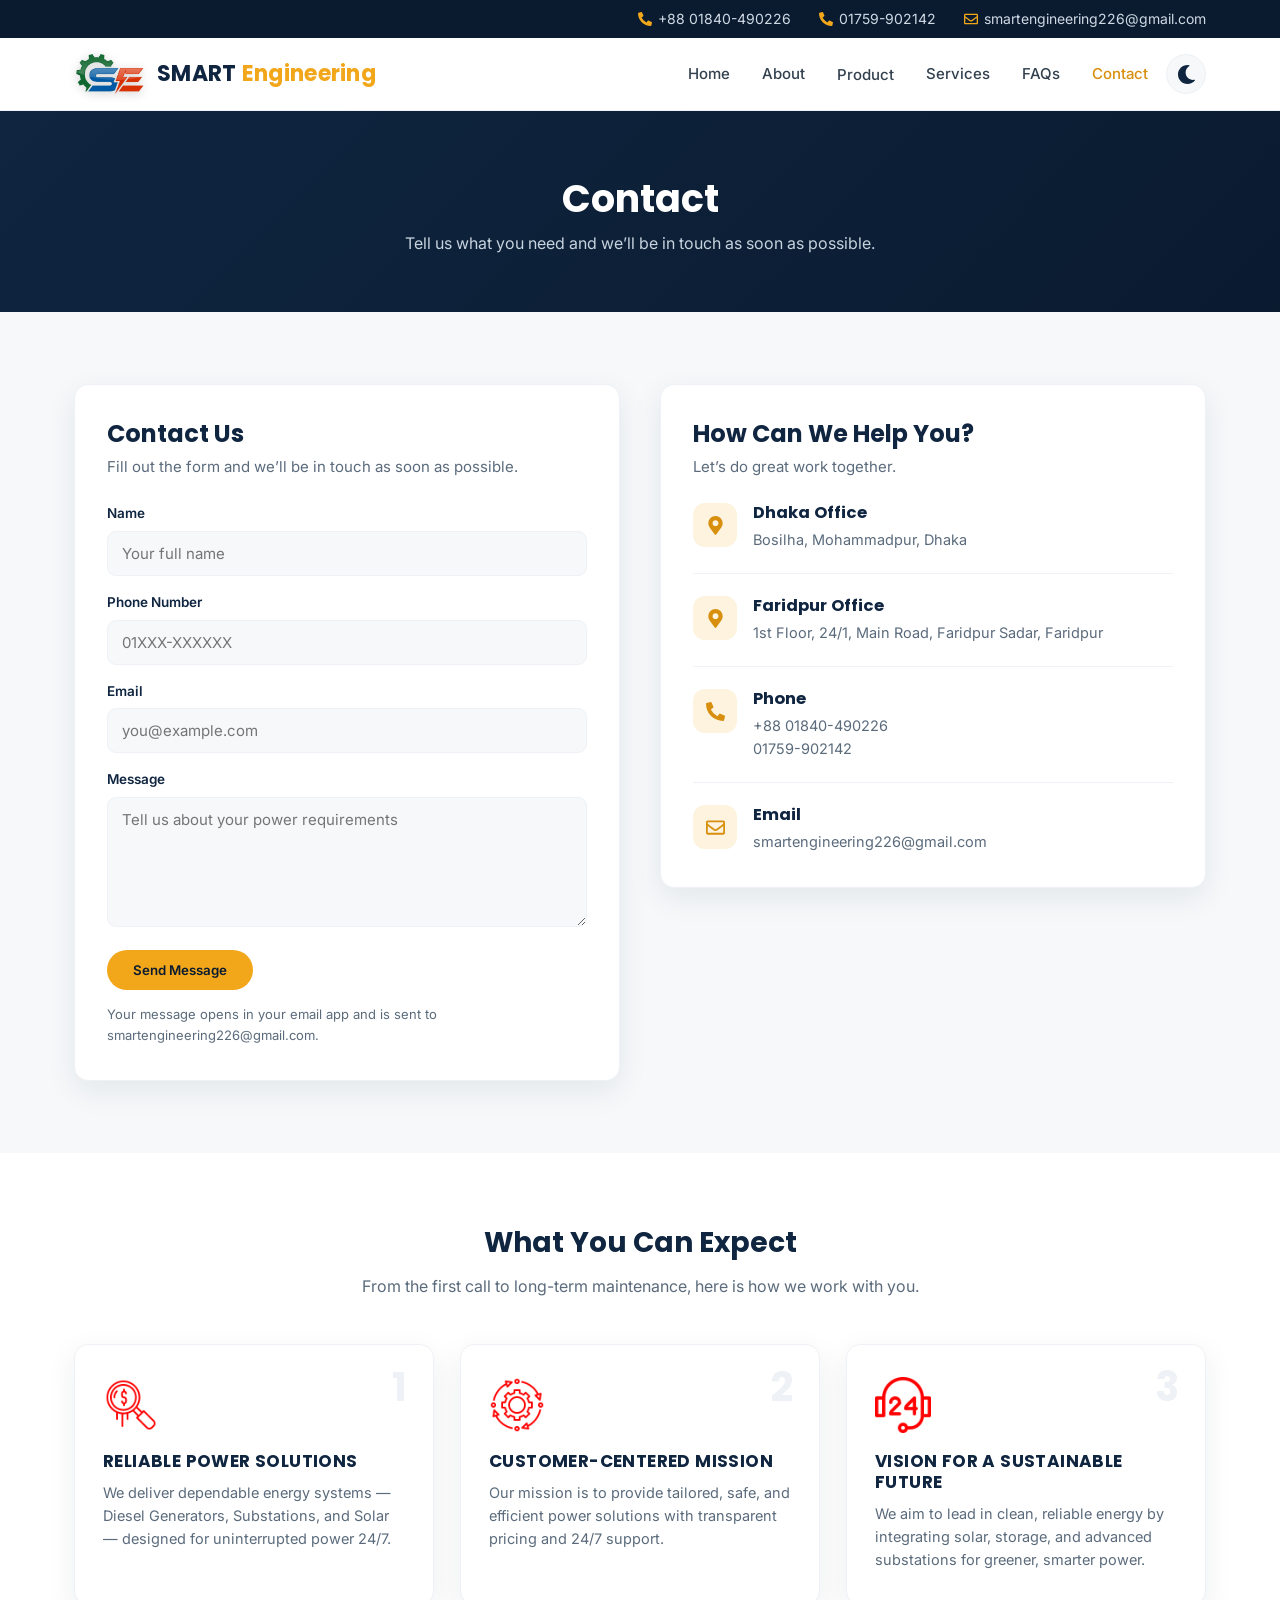
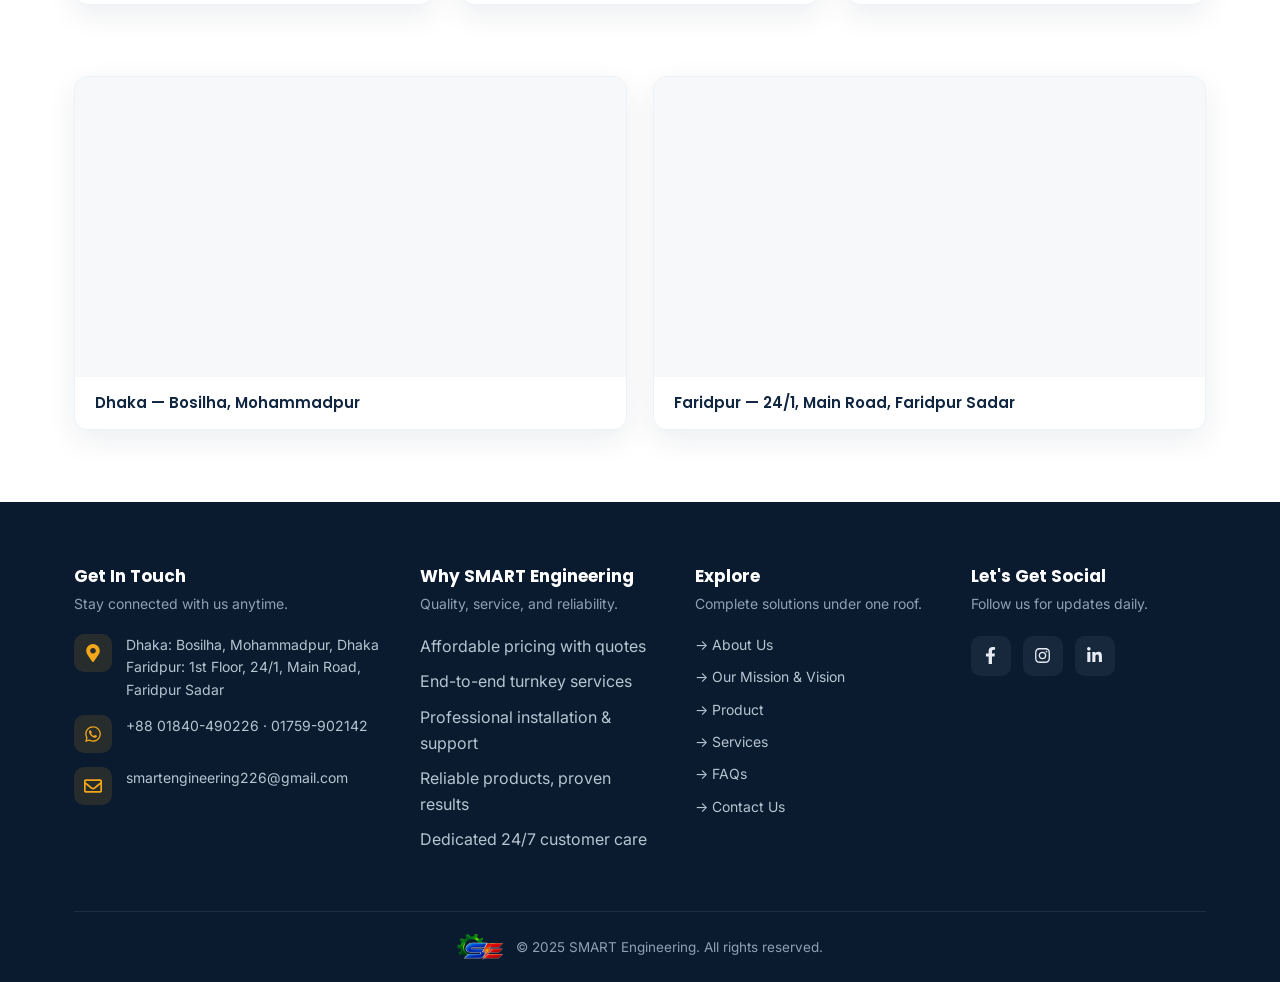
<file: contact.html>
<!doctype html>
<html lang="en">
<head>
<meta name="color-scheme" content="light dark">
<meta name="theme-color" content="#ffffff" media="(prefers-color-scheme: light)">
<meta name="theme-color" content="#0d151e" media="(prefers-color-scheme: dark)">
<link rel="icon" type="image/png" sizes="32x32" href="assets/favicon-32.png">
<link rel="icon" type="image/png" sizes="192x192" href="assets/favicon-192.png">
<link rel="apple-touch-icon" sizes="180x180" href="assets/favicon-180.png">
<script>
/* Decide the theme before the first paint so there is no flash of the wrong one. */
(function(){try{var s=localStorage.getItem('se-theme');
document.documentElement.setAttribute('data-theme',
 s==='dark'||s==='light' ? s
 : (window.matchMedia && window.matchMedia('(prefers-color-scheme: dark)').matches ? 'dark':'light'));
}catch(e){document.documentElement.setAttribute('data-theme','light');}})();
</script>
<meta charset="UTF-8">
<meta name="viewport" content="width=device-width, initial-scale=1">
<title>Contact &ndash; SMART Engineering</title>
<meta name="description" content="Contact SMART Engineering in Dhaka and Faridpur for diesel generators, sub-stations, and solar systems. Call +88 01840-490226.">
<link rel="preconnect" href="https://fonts.googleapis.com">
<link href="https://fonts.googleapis.com/css2?family=Poppins:wght@500;600;700&family=Inter:wght@400;500;600&display=swap" rel="stylesheet">
<style>
  :root{
    --navy:#0f2540;
    --navy-deep:#0a1b30;
    --amber:#f2a71b;
    --amber-dark:#d88f0e;
    --gray-50:#f6f8fa;
    --gray-100:#eef1f5;
    --gray-500:#5b6b7c;
    --gray-700:#33414f;
    --white:#ffffff;
    --radius:10px;
    --shadow:0 10px 30px rgba(15,37,64,0.08);
    --maxw:1180px;
  }

  *{box-sizing:border-box;}
  html{scroll-behavior:smooth;}
  body{
    margin:0;
    font-family:'Inter',sans-serif;
    color:var(--gray-700);
    background:var(--white);
    line-height:1.6;
  }
  h1,h2,h3{
    font-family:'Poppins',sans-serif;
    color:var(--navy);
    margin:0 0 .5em;
    line-height:1.25;
  }
  p{margin:0 0 1em;}
  a{color:inherit;text-decoration:none;}
  ul{list-style:none;margin:0;padding:0;}
  img{max-width:100%;display:block;}
  .wrap{max-width:var(--maxw);margin:0 auto;padding:0 24px;}
  .btn{
    display:inline-flex;align-items:center;gap:8px;
    background:var(--amber);color:var(--navy-deep);
    font-weight:600;padding:12px 26px;border-radius:999px;
    border:none;cursor:pointer;transition:background .2s ease, transform .2s ease;
    font-family:'Inter',sans-serif;
  }
  .btn:hover{background:var(--amber-dark);transform:translateY(-1px);}

  /* ===== Top bar ===== */
  .topbar{background:var(--navy-deep);color:#cfd9e4;font-size:14px;}
  .topbar .wrap{display:flex;flex-wrap:wrap;gap:16px 28px;justify-content:flex-end;padding:8px 24px;}
  .topbar a{display:flex;align-items:center;gap:6px;color:#cfd9e4;}
  .topbar a:hover{color:var(--amber);}
  .topbar svg{width:14px;height:14px;fill:var(--amber);}

  /* ===== Header ===== */
  header.main{background:var(--white);border-bottom:1px solid var(--gray-100);position:sticky;top:0;z-index:50;}
  .nav{display:flex;align-items:center;justify-content:space-between;padding:16px 24px;gap:20px;}
  .logo{font-family:'Poppins',sans-serif;font-weight:700;font-size:22px;color:var(--navy);letter-spacing:.3px;}
  .logo span{color:var(--amber);}
  .nav-links{display:flex;gap:28px;align-items:center;flex-wrap:wrap;}
  .nav-links a{font-weight:500;font-size:15px;color:var(--gray-700);padding:6px 2px;}
  .nav-links a:hover, .nav-links a.active{color:var(--amber-dark);}
  .nav-links .dropdown{position:relative;}
  .nav-links .dropdown-menu{
    display:none;position:absolute;top:100%;left:0;background:var(--white);
    box-shadow:var(--shadow);border-radius:8px;min-width:180px;padding:8px 0;margin-top:8px;
  }
  .nav-links .dropdown:hover .dropdown-menu{display:block;}
  .dropdown-menu a{display:block;padding:8px 18px;font-size:14px;}
  .dropdown-menu a:hover{background:var(--gray-50);}
  .dropdown-menu a.active{color:var(--amber-dark);}
  .menu-toggle{display:none;background:none;border:none;cursor:pointer;padding:6px;}
  .menu-toggle svg{width:26px;height:26px;fill:var(--navy);}

  @media (max-width:900px){
    .nav-links{
      display:none;position:absolute;top:100%;left:0;right:0;
      background:var(--white);flex-direction:column;align-items:flex-start;
      padding:16px 24px;box-shadow:var(--shadow);gap:14px;
    }
    .nav-links.open{display:flex;}
    .nav-links .dropdown-menu{position:static;box-shadow:none;padding-left:12px;margin-top:4px;}
    .menu-toggle{display:block;}
    .topbar .wrap{justify-content:center;text-align:center;}
  }

  /* ===== Page hero ===== */
  .page-hero{
    background:linear-gradient(135deg,var(--navy) 0%,var(--navy-deep) 100%);
    color:var(--white);text-align:center;padding:64px 24px 56px;
  }
  .page-hero h1{color:var(--white);font-size:38px;margin-bottom:8px;}
  .page-hero p{color:#c7d3de;max-width:560px;margin:0 auto;}

  /* ===== Gallery slider ===== */
  .gallery-section{padding:56px 0 0;background:var(--gray-50);}
  .gallery-frame{
    max-width:760px;margin:0 auto;border-radius:16px;overflow:hidden;
    box-shadow:var(--shadow);position:relative;background:var(--navy);
    aspect-ratio:16/9;
  }
  .gallery-track{display:flex;height:100%;transition:transform .5s ease;}
  .gallery-track img{width:100%;height:100%;object-fit:cover;flex:none;}
  .gallery-dots{display:flex;justify-content:center;gap:8px;margin-top:18px;}
  .gallery-dots button{
    width:9px;height:9px;border-radius:50%;border:none;background:var(--gray-100);
    cursor:pointer;padding:0;
  }
  .gallery-dots button.active{background:var(--amber);}
  .gallery-arrow{
    position:absolute;top:50%;transform:translateY(-50%);
    width:38px;height:38px;border-radius:50%;border:none;background:rgba(255,255,255,0.85);
    color:var(--navy);display:flex;align-items:center;justify-content:center;cursor:pointer;
    font-size:16px;z-index:5;
  }
  .gallery-arrow:hover{background:var(--white);}
  .gallery-arrow.prev{left:14px;}
  .gallery-arrow.next{right:14px;}

  /* ===== Intro section ===== */
  .intro-section{padding:56px 0 72px;background:var(--gray-50);}
  .intro-grid{max-width:760px;margin:0 auto;text-align:center;}
  .intro-grid h2{font-size:28px;}
  .intro-grid p{color:var(--gray-500);font-size:15.5px;}

  /* ===== Brand gallery ===== */
  .brand-section{padding:72px 0;}
  .brand-heading{text-align:center;max-width:560px;margin:0 auto 40px;}
  .brand-heading h2{font-size:28px;}
  .brand-heading p{color:var(--gray-500);}
  .brand-grid{
    display:grid;grid-template-columns:repeat(4,1fr);gap:18px;
  }
  @media (max-width:860px){.brand-grid{grid-template-columns:repeat(3,1fr);}}
  @media (max-width:560px){.brand-grid{grid-template-columns:repeat(2,1fr);}}
  .brand-grid figure{
    margin:0;border-radius:12px;overflow:hidden;aspect-ratio:1/1;
    background:var(--gray-50);border:1px solid var(--gray-100);
  }
  .brand-grid img{width:100%;height:100%;object-fit:cover;}

  /* ===== CTA strip ===== */
  .cta-strip{
    background:linear-gradient(135deg,var(--navy) 0%,var(--navy-deep) 100%);
    color:var(--white);text-align:center;padding:56px 24px;
  }
  .cta-strip h2{color:var(--white);font-size:26px;}
  .cta-strip p{color:#c7d3de;max-width:480px;margin:0 auto 22px;}

  /* ===== Footer ===== */
  footer{background:var(--navy-deep);color:#b7c4d1;padding:64px 0 0;}
  .footer-grid{
    display:grid;grid-template-columns:1.3fr 1fr 1fr 1fr;gap:40px;
    padding-bottom:48px;border-bottom:1px solid rgba(255,255,255,0.08);
  }
  @media (max-width:900px){.footer-grid{grid-template-columns:1fr 1fr;}}
  @media (max-width:560px){.footer-grid{grid-template-columns:1fr;}}
  footer h3{color:var(--white);font-size:17px;margin-bottom:6px;}
  footer > .wrap > .footer-grid p.lead{color:#8ea0b2;font-size:14px;margin-bottom:18px;}

  .footer-contact{display:flex;flex-direction:column;gap:14px;margin-top:8px;}
  .info-item{display:flex;gap:14px;align-items:flex-start;}
  .info-icon{
    width:38px;height:38px;flex:none;border-radius:10px;
    background:rgba(242,167,27,0.12);display:flex;align-items:center;justify-content:center;
  }
  .info-icon svg{width:18px;height:18px;fill:var(--amber);}
  .footer-contact p, .footer-contact a{color:#b7c4d1;font-size:14px;margin:0;}
  .footer-contact a:hover{color:var(--amber);}

  .footer-links li{margin-bottom:10px;}
  .footer-links a{font-size:14px;color:#b7c4d1;display:flex;align-items:center;gap:8px;}
  .footer-links a:hover{color:var(--amber);}

  .social-row{display:flex;gap:12px;margin-top:20px;}
  .social-row a{
    width:40px;height:40px;border-radius:10px;background:rgba(255,255,255,0.06);
    display:flex;align-items:center;justify-content:center;color:#e6ecf2;
    transition:background .2s ease, color .2s ease;
  }
  .social-row a:hover{background:var(--amber);color:var(--navy-deep);}
  .social-row svg{width:17px;height:17px;fill:currentColor;}

  .footer-bottom{padding:22px 0;text-align:center;font-size:13.5px;color:#8ea0b2;}

  #backToTop{
    position:fixed;bottom:26px;right:26px;width:48px;height:48px;
    border-radius:50%;border:none;background:var(--amber);color:var(--navy-deep);
    font-size:20px;cursor:pointer;display:flex;align-items:center;justify-content:center;
    box-shadow:0 8px 20px rgba(0,0,0,0.25);opacity:0;pointer-events:none;
    transition:opacity .3s ease, transform .3s ease;z-index:999;
  }
  #backToTop.show{opacity:1;pointer-events:auto;}
  #backToTop:hover{transform:translateY(-3px);}

  /* ===== Contact layout ===== */
  .contact-section{padding:72px 0;background:var(--gray-50);}
  .contact-grid{display:grid;grid-template-columns:1fr 1fr;gap:40px;align-items:start;}
  @media (max-width:860px){.contact-grid{grid-template-columns:1fr;}}

  .contact-card{
    background:var(--white);border:1px solid var(--gray-100);border-radius:14px;
    padding:34px 32px;box-shadow:var(--shadow);
  }
  .contact-card h2{font-size:24px;margin-bottom:6px;}
  .contact-card .sub{color:var(--gray-500);font-size:15px;margin-bottom:24px;}

  .field{margin-bottom:16px;}
  .field label{
    display:block;font-size:13.5px;font-weight:600;color:var(--navy);margin-bottom:6px;
  }
  .field input, .field textarea{
    width:100%;padding:12px 14px;border:1px solid var(--gray-100);border-radius:9px;
    font-family:'Inter',sans-serif;font-size:15px;color:var(--gray-700);
    background:var(--gray-50);transition:border-color .2s ease, background .2s ease;
  }
  .field input:focus, .field textarea:focus{
    outline:none;border-color:var(--amber);background:var(--white);
  }
  .field textarea{min-height:130px;resize:vertical;}
  .form-note{font-size:13px;color:var(--gray-500);margin:14px 0 0;}

  .office-list{display:flex;flex-direction:column;gap:22px;}
  .office{
    display:flex;gap:16px;align-items:flex-start;
    padding-bottom:22px;border-bottom:1px solid var(--gray-100);
  }
  .office:last-child{border-bottom:none;padding-bottom:0;}
  .office-icon{
    width:44px;height:44px;flex:none;border-radius:12px;background:rgba(242,167,27,0.14);
    display:flex;align-items:center;justify-content:center;
  }
  .office-icon svg{width:19px;height:19px;fill:var(--amber-dark);}
  .office h3{font-size:16.5px;margin-bottom:4px;}
  .office p{margin:0;color:var(--gray-500);font-size:14.5px;}
  .office a{color:var(--gray-500);}
  .office a:hover{color:var(--amber-dark);}

  /* ===== Help cards ===== */
  .help-section{padding:72px 0;}
  .section-heading{text-align:center;max-width:580px;margin:0 auto 44px;}
  .section-heading h2{font-size:28px;}
  .section-heading p{color:var(--gray-500);}
  .help-grid{display:grid;grid-template-columns:repeat(3,1fr);gap:26px;}
  @media (max-width:860px){.help-grid{grid-template-columns:1fr;}}
  .help-card{
    background:var(--white);border:1px solid var(--gray-100);border-radius:14px;
    padding:32px 28px;box-shadow:var(--shadow);position:relative;
  }
  .help-card .step{
    position:absolute;top:22px;right:26px;font-family:'Poppins',sans-serif;
    font-size:40px;font-weight:700;color:var(--gray-100);line-height:1;
  }
  .help-card img{width:56px;height:56px;object-fit:contain;margin-bottom:18px;}
  .help-card h3{font-size:17px;text-transform:uppercase;letter-spacing:.4px;}
  .help-card p{color:var(--gray-500);font-size:14.5px;margin:0;}

  /* ===== Maps ===== */
  .map-section{padding:0 0 72px;}
  .map-grid{display:grid;grid-template-columns:1fr 1fr;gap:26px;}
  @media (max-width:860px){.map-grid{grid-template-columns:1fr;}}
  .map-frame{
    border-radius:14px;overflow:hidden;box-shadow:var(--shadow);
    border:1px solid var(--gray-100);background:var(--gray-50);
  }
  .map-frame iframe{width:100%;height:300px;border:0;display:block;}
  .map-frame .map-label{
    padding:14px 20px;font-family:'Poppins',sans-serif;font-weight:600;
    color:var(--navy);font-size:15px;background:var(--white);
  }
</style>
<link rel="stylesheet" href="assets/se-theme.css">
</head>
<body>

<!-- Top bar -->
<div class="topbar">
  <div class="wrap">
    <a href="tel:+8801840490226">
      <svg viewBox="0 0 512 512"><path d="M497.39 361.8l-112-48a24 24 0 0 0-28 6.9l-49.6 60.6A370.66 370.66 0 0 1 130.6 204.11l60.6-49.6a23.94 23.94 0 0 0 6.9-28l-48-112A24.16 24.16 0 0 0 122.6.61l-104 24A24 24 0 0 0 0 48c0 256.5 207.9 464 464 464a24 24 0 0 0 23.4-18.6l24-104a24.29 24.29 0 0 0-14.01-27.6z"/></svg>
      +88 01840-490226
    </a>
    <a href="tel:+8801759902142">
      <svg viewBox="0 0 512 512"><path d="M497.39 361.8l-112-48a24 24 0 0 0-28 6.9l-49.6 60.6A370.66 370.66 0 0 1 130.6 204.11l60.6-49.6a23.94 23.94 0 0 0 6.9-28l-48-112A24.16 24.16 0 0 0 122.6.61l-104 24A24 24 0 0 0 0 48c0 256.5 207.9 464 464 464a24 24 0 0 0 23.4-18.6l24-104a24.29 24.29 0 0 0-14.01-27.6z"/></svg>
      01759-902142
    </a>
    <a href="mailto:smartengineering226@gmail.com">
      <svg viewBox="0 0 512 512"><path d="M464 64H48C21.49 64 0 85.49 0 112v288c0 26.51 21.49 48 48 48h416c26.51 0 48-21.49 48-48V112c0-26.51-21.49-48-48-48zm0 48v40.805c-22.422 18.259-58.168 46.651-134.587 106.49-16.841 13.247-50.201 45.072-73.413 44.701-23.208.375-56.579-31.459-73.413-44.701C106.18 199.465 70.425 171.067 48 152.805V112h416zM48 400V214.398c22.914 18.251 55.409 43.862 104.938 82.646 21.857 17.205 60.134 55.186 103.062 54.955 42.717.231 80.509-37.199 103.053-54.947 49.528-38.783 82.032-64.401 104.947-82.653V400H48z"/></svg>
      smartengineering226@gmail.com
    </a>
  </div>
</div>

<!-- Header / Nav -->
<header class="main">
  <div class="nav wrap">
    <a href="index.html" class="logo"><img class="logo-mark logo-mark-light" src="assets/logo-light.png" alt="SMART Engineering logo" width="480" height="267" decoding="async"><img class="logo-mark logo-mark-dark" src="assets/logo-dark.png" alt="" aria-hidden="true" width="480" height="267" decoding="async"><span class="logo-name">SMART <span>Engineering</span></span></a>

    <button class="menu-toggle" id="menuToggle" aria-label="Toggle menu">
      <svg viewBox="0 0 1000 1000"><path d="M104 333H896C929 333 958 304 958 271S929 208 896 208H104C71 208 42 237 42 271S71 333 104 333ZM104 583H896C929 583 958 554 958 521S929 458 896 458H104C71 458 42 487 42 521S71 583 104 583ZM104 833H896C929 833 958 804 958 771S929 708 896 708H104C71 708 42 737 42 771S71 833 104 833Z"/></svg>
    </button>

    <nav class="nav-links" id="navLinks">
      <a href="index.html">Home</a>
      <a href="about.html">About</a>
      <div class="dropdown">
        <a href="#">Product</a>
        <div class="dropdown-menu">
          <a href="diesel-generator.html">Diesel Generator</a>
          <a href="sub-station.html">Sub-Station</a>
          <a href="solar-system.html">Solar System</a>
        </div>
      </div>
      <a href="services.html">Services</a>
      <a href="faqs.html">FAQs</a>
      <a href="contact.html" class="active">Contact</a>
    </nav>

    <button class="theme-toggle" id="themeToggle" type="button"
            aria-label="Switch theme" title="Switch theme" aria-pressed="false">
      <svg class="icon-moon" viewBox="0 0 512 512" aria-hidden="true"><path d="M283.211 512c78.962 0 151.079-35.925 198.857-94.792 7.068-8.708-.639-21.43-11.562-19.35-124.203 23.654-238.262-71.576-238.262-196.954 0-72.222 38.662-138.635 101.498-174.394 9.686-5.512 7.25-20.197-3.756-22.23A258.156 258.156 0 0 0 283.211 0c-141.309 0-256 114.511-256 256 0 141.309 114.511 256 256 256z"/></svg>
      <svg class="icon-sun" viewBox="0 0 512 512" aria-hidden="true"><path d="M256 160c-52.9 0-96 43.1-96 96s43.1 96 96 96 96-43.1 96-96-43.1-96-96-96zm246.4 80.5l-94.7-47.3 33.5-100.4c4.5-13.6-8.4-26.5-21.9-21.9l-100.4 33.5-47.4-94.8c-6.4-12.8-24.6-12.8-31 0l-47.3 94.7L92.7 70.8c-13.6-4.5-26.5 8.4-21.9 21.9l33.5 100.4-94.7 47.4c-12.8 6.4-12.8 24.6 0 31l94.7 47.3-33.5 100.5c-4.5 13.6 8.4 26.5 21.9 21.9l100.4-33.5 47.3 94.7c6.4 12.8 24.6 12.8 31 0l47.3-94.7 100.4 33.5c13.6 4.5 26.5-8.4 21.9-21.9l-33.5-100.4 94.7-47.3c12.9-6.5 12.9-24.7.1-31.1zm-155.9 106c-49.9 49.9-131.1 49.9-181 0-49.9-49.9-49.9-131.1 0-181 49.9-49.9 131.1-49.9 181 0 49.9 49.9 49.9 131.1 0 181z"/></svg>
    </button>
  </div>
</header>

<!-- Page hero -->
<section class="page-hero">
  <h1>Contact</h1>
  <p>Tell us what you need and we&rsquo;ll be in touch as soon as possible.</p>
</section>

<!-- Form + offices -->
<section class="contact-section">
  <div class="wrap">
    <div class="contact-grid">

      <div class="contact-card">
        <h2>Contact Us</h2>
        <p class="sub">Fill out the form and we&rsquo;ll be in touch as soon as possible.</p>
        <div id="contactForm">
          <div class="field">
            <label for="name">Name</label>
            <input type="text" id="name" name="name" placeholder="Your full name" required>
          </div>
          <div class="field">
            <label for="phone">Phone Number</label>
            <input type="tel" id="phone" name="phone" placeholder="01XXX-XXXXXX" required>
          </div>
          <div class="field">
            <label for="email">Email</label>
            <input type="email" id="email" name="email" placeholder="you@example.com" required>
          </div>
          <div class="field">
            <label for="message">Message</label>
            <textarea id="message" name="message" placeholder="Tell us about your power requirements" required></textarea>
          </div>
          <button type="button" class="btn" id="sendBtn">Send Message</button>
          <p class="form-note" id="formNote">Your message opens in your email app and is sent to smartengineering226@gmail.com.</p>
        </div>
      </div>

      <div class="contact-card">
        <h2>How Can We Help You?</h2>
        <p class="sub">Let&rsquo;s do great work together.</p>
        <div class="office-list">
          <div class="office">
            <div class="office-icon"><svg viewBox="0 0 384 512"><path d="M172.268 501.67C26.97 291.031 0 269.413 0 192 0 85.961 85.961 0 192 0s192 85.961 192 192c0 77.413-26.97 99.031-172.268 309.67-9.535 13.774-29.93 13.773-39.464 0zM192 272c44.183 0 80-35.817 80-80s-35.817-80-80-80-80 35.817-80 80 35.817 80 80 80z"/></svg></div>
            <div>
              <h3>Dhaka Office</h3>
              <p>Bosilha, Mohammadpur, Dhaka</p>
            </div>
          </div>
          <div class="office">
            <div class="office-icon"><svg viewBox="0 0 384 512"><path d="M172.268 501.67C26.97 291.031 0 269.413 0 192 0 85.961 85.961 0 192 0s192 85.961 192 192c0 77.413-26.97 99.031-172.268 309.67-9.535 13.774-29.93 13.773-39.464 0zM192 272c44.183 0 80-35.817 80-80s-35.817-80-80-80-80 35.817-80 80 35.817 80 80 80z"/></svg></div>
            <div>
              <h3>Faridpur Office</h3>
              <p>1st Floor, 24/1, Main Road, Faridpur Sadar, Faridpur</p>
            </div>
          </div>
          <div class="office">
            <div class="office-icon"><svg viewBox="0 0 512 512"><path d="M497.39 361.8l-112-48a24 24 0 0 0-28 6.9l-49.6 60.6A370.66 370.66 0 0 1 130.6 204.11l60.6-49.6a23.94 23.94 0 0 0 6.9-28l-48-112A24.16 24.16 0 0 0 122.6.61l-104 24A24 24 0 0 0 0 48c0 256.5 207.9 464 464 464a24 24 0 0 0 23.4-18.6l24-104a24.29 24.29 0 0 0-14.01-27.6z"/></svg></div>
            <div>
              <h3>Phone</h3>
              <p><a href="tel:+8801840490226">+88 01840-490226</a><br><a href="tel:+8801759902142">01759-902142</a></p>
            </div>
          </div>
          <div class="office">
            <div class="office-icon"><svg viewBox="0 0 512 512"><path d="M464 64H48C21.49 64 0 85.49 0 112v288c0 26.51 21.49 48 48 48h416c26.51 0 48-21.49 48-48V112c0-26.51-21.49-48-48-48zm0 48v40.805c-22.422 18.259-58.168 46.651-134.587 106.49-16.841 13.247-50.201 45.072-73.413 44.701-23.208.375-56.579-31.459-73.413-44.701C106.18 199.465 70.425 171.067 48 152.805V112h416zM48 400V214.398c22.914 18.251 55.409 43.862 104.938 82.646 21.857 17.205 60.134 55.186 103.062 54.955 42.717.231 80.509-37.199 103.053-54.947 49.528-38.783 82.032-64.401 104.947-82.653V400H48z"/></svg></div>
            <div>
              <h3>Email</h3>
              <p><a href="mailto:smartengineering226@gmail.com">smartengineering226@gmail.com</a></p>
            </div>
          </div>
        </div>
      </div>

    </div>
  </div>
</section>

<!-- How we help -->
<section class="help-section">
  <div class="wrap">
    <div class="section-heading">
      <h2>What You Can Expect</h2>
      <p>From the first call to long-term maintenance, here is how we work with you.</p>
    </div>
    <div class="help-grid">
      <div class="help-card">
        <span class="step">1</span>
        <img src="wp-content/uploads/2025/09/searcing-2.png" alt="Reliable power solutions">
        <h3>Reliable Power Solutions</h3>
        <p>We deliver dependable energy systems &mdash; Diesel Generators, Substations, and Solar &mdash; designed for uninterrupted power 24/7.</p>
      </div>
      <div class="help-card">
        <span class="step">2</span>
        <img src="wp-content/uploads/2025/09/system-2.png" alt="Customer-centered mission" loading="lazy">
        <h3>Customer-Centered Mission</h3>
        <p>Our mission is to provide tailored, safe, and efficient power solutions with transparent pricing and 24/7 support.</p>
      </div>
      <div class="help-card">
        <span class="step">3</span>
        <img src="wp-content/uploads/2025/09/call-center-3.png" alt="Vision for a sustainable future" loading="lazy">
        <h3>Vision For A Sustainable Future</h3>
        <p>We aim to lead in clean, reliable energy by integrating solar, storage, and advanced substations for greener, smarter power.</p>
      </div>
    </div>
  </div>
</section>

<!-- Maps -->
<section class="map-section">
  <div class="wrap">
    <div class="map-grid">
      <div class="map-frame">
        <iframe title="SMART Engineering Dhaka office location" loading="lazy" referrerpolicy="no-referrer-when-downgrade" src="https://www.google.com/maps?q=Bosilha,+Mohammadpur,+Dhaka,+Bangladesh&output=embed"></iframe>
        <div class="map-label">Dhaka &mdash; Bosilha, Mohammadpur</div>
      </div>
      <div class="map-frame">
        <iframe title="SMART Engineering Faridpur office location" loading="lazy" referrerpolicy="no-referrer-when-downgrade" src="https://www.google.com/maps?q=Main+Road,+Faridpur+Sadar,+Faridpur,+Bangladesh&output=embed"></iframe>
        <div class="map-label">Faridpur &mdash; 24/1, Main Road, Faridpur Sadar</div>
      </div>
    </div>
  </div>
</section>


<!-- Footer -->
<footer>
  <div class="wrap">
    <div class="footer-grid">

      <div>
        <h3>Get In Touch</h3>
        <p class="lead">Stay connected with us anytime.</p>
        <div class="footer-contact">
          <div class="info-item">
            <div class="info-icon"><svg viewBox="0 0 384 512"><path d="M172.268 501.67C26.97 291.031 0 269.413 0 192 0 85.961 85.961 0 192 0s192 85.961 192 192c0 77.413-26.97 99.031-172.268 309.67-9.535 13.774-29.93 13.773-39.464 0zM192 272c44.183 0 80-35.817 80-80s-35.817-80-80-80-80 35.817-80 80 35.817 80 80 80z"/></svg></div>
            <p>Dhaka: Bosilha, Mohammadpur, Dhaka<br>Faridpur: 1st Floor, 24/1, Main Road, Faridpur Sadar</p>
          </div>
          <div class="info-item">
            <div class="info-icon"><svg viewBox="0 0 448 512"><path d="M380.9 97.1C339 55.1 283.2 32 223.9 32c-122.4 0-222 99.6-222 222 0 39.1 10.2 77.3 29.6 111L0 480l117.7-30.9c32.4 17.7 68.9 27 106.1 27h.1c122.3 0 224.1-99.6 224.1-222 0-59.3-25.2-115-67.1-157zm-157 341.6c-33.2 0-65.7-8.9-94-25.7l-6.7-4-69.8 18.3L72 359.2l-4.4-7c-18.5-29.4-28.2-63.3-28.2-98.2 0-101.7 82.8-184.5 184.6-184.5 49.3 0 95.6 19.2 130.4 54.1 34.8 34.9 56.2 81.2 56.1 130.5 0 101.8-84.9 184.6-186.6 184.6zm101.2-138.2c-5.5-2.8-32.8-16.2-37.9-18-5.1-1.9-8.8-2.8-12.5 2.8-3.7 5.6-14.3 18-17.6 21.8-3.2 3.7-6.5 4.2-12 1.4-32.6-16.3-54-29.1-75.5-66-5.7-9.8 5.7-9.1 16.3-30.3 1.8-3.7.9-6.9-.5-9.7-1.4-2.8-12.5-30.1-17.1-41.2-4.5-10.8-9.1-9.3-12.5-9.5-3.2-.2-6.9-.2-10.6-.2-3.7 0-9.7 1.4-14.8 6.9-5.1 5.6-19.4 19-19.4 46.3 0 27.3 19.9 53.7 22.6 57.4 2.8 3.7 39.1 59.7 94.8 83.8 35.2 15.2 49 16.5 66.6 13.9 10.7-1.6 32.8-13.4 37.4-26.4 4.6-13 4.6-24.1 3.2-26.4-1.3-2.5-5-3.9-10.5-6.6z"/></svg></div>
            <p><a href="tel:+8801840490226">+88 01840-490226</a> · <a href="tel:+8801759902142">01759-902142</a></p>
          </div>
          <div class="info-item">
            <div class="info-icon"><svg viewBox="0 0 512 512"><path d="M464 64H48C21.49 64 0 85.49 0 112v288c0 26.51 21.49 48 48 48h416c26.51 0 48-21.49 48-48V112c0-26.51-21.49-48-48-48zm0 48v40.805c-22.422 18.259-58.168 46.651-134.587 106.49-16.841 13.247-50.201 45.072-73.413 44.701-23.208.375-56.579-31.459-73.413-44.701C106.18 199.465 70.425 171.067 48 152.805V112h416zM48 400V214.398c22.914 18.251 55.409 43.862 104.938 82.646 21.857 17.205 60.134 55.186 103.062 54.955 42.717.231 80.509-37.199 103.053-54.947 49.528-38.783 82.032-64.401 104.947-82.653V400H48z"/></svg></div>
            <p><a href="mailto:smartengineering226@gmail.com">smartengineering226@gmail.com</a></p>
          </div>
        </div>
      </div>

      <div>
        <h3>Why SMART Engineering</h3>
        <p class="lead">Quality, service, and reliability.</p>
        <ul class="footer-links">
          <li>Affordable pricing with quotes</li>
          <li>End-to-end turnkey services</li>
          <li>Professional installation &amp; support</li>
          <li>Reliable products, proven results</li>
          <li>Dedicated 24/7 customer care</li>
        </ul>
      </div>

      <div>
        <h3>Explore</h3>
        <p class="lead">Complete solutions under one roof.</p>
        <ul class="footer-links">
          <li><a href="about.html">→ About Us</a></li>
          <li><a href="mission-vision.html">→ Our Mission &amp; Vision</a></li>
          <li><a href="product.html">→ Product</a></li>
          <li><a href="services.html">→ Services</a></li>
          <li><a href="faqs.html">→ FAQs</a></li>
          <li><a href="contact.html">→ Contact Us</a></li>
        </ul>
      </div>

      <div>
        <h3>Let's Get Social</h3>
        <p class="lead">Follow us for updates daily.</p>
        <div class="social-row">
          <a href="https://www.facebook.com" target="_blank" rel="noopener" aria-label="Facebook">
            <svg viewBox="0 0 320 512"><path d="M279.14 288l14.22-92.66h-88.91v-60.13c0-25.35 12.42-50.06 52.24-50.06h40.42V6.26S260.43 0 225.36 0c-73.22 0-121.08 44.38-121.08 124.72v70.62H22.89V288h81.39v224h100.17V288z"/></svg>
          </a>
          <a href="https://www.instagram.com" target="_blank" rel="noopener" aria-label="Instagram">
            <svg viewBox="0 0 448 512"><path d="M224.1 141c-63.6 0-114.9 51.3-114.9 114.9s51.3 114.9 114.9 114.9S339 319.5 339 255.9 287.7 141 224.1 141zm0 189.6c-41.1 0-74.7-33.5-74.7-74.7s33.5-74.7 74.7-74.7 74.7 33.5 74.7 74.7-33.6 74.7-74.7 74.7zm146.4-194.3c0 14.9-12 26.8-26.8 26.8-14.9 0-26.8-12-26.8-26.8s12-26.8 26.8-26.8 26.8 12 26.8 26.8zm76.1 27.2c-1.7-35.9-9.9-67.7-36.2-93.9-26.2-26.2-58-34.4-93.9-36.2-37-2.1-147.9-2.1-184.9 0-35.8 1.7-67.6 9.9-93.9 36.1s-34.4 58-36.2 93.9c-2.1 37-2.1 147.9 0 184.9 1.7 35.9 9.9 67.7 36.2 93.9s58 34.4 93.9 36.2c37 2.1 147.9 2.1 184.9 0 35.9-1.7 67.7-9.9 93.9-36.2 26.2-26.2 34.4-58 36.2-93.9 2.1-37 2.1-147.8 0-184.8zM398.8 388c-7.8 19.6-22.9 34.7-42.6 42.6-29.5 11.7-99.5 9-132.1 9s-102.7 2.6-132.1-9c-19.6-7.8-34.7-22.9-42.6-42.6-11.7-29.5-9-99.5-9-132.1s-2.6-102.7 9-132.1c7.8-19.6 22.9-34.7 42.6-42.6 29.5-11.7 99.5-9 132.1-9s102.7-2.6 132.1 9c19.6 7.8 34.7 22.9 42.6 42.6 11.7 29.5 9 99.5 9 132.1s2.7 102.7-9 132.1z"/></svg>
          </a>
          <a href="https://linkedin.com" target="_blank" rel="noopener" aria-label="LinkedIn">
            <svg viewBox="0 0 448 512"><path d="M100.28 448H7.4V148.9h92.88zm-46.44-341C24.09 107 0 82.9 0 53.6a53.6 53.6 0 01107.2 0c0 29.3-24.1 53.4-53.4 53.4zM447.9 448h-92.7V302.4c0-34.7-.7-79.3-48.3-79.3-48.3 0-55.7 37.7-55.7 76.7V448h-92.8V148.9h89.1v40.8h1.3c12.4-23.5 42.7-48.3 87.9-48.3 94 0 111.3 61.9 111.3 142.3z"/></svg>
          </a>
        </div>
      </div>

    </div>

    <div class="footer-bottom">
      <img class="footer-mark" src="assets/logo-dark.png" alt="SMART Engineering" width="480" height="267" decoding="async" loading="lazy"> © 2025 SMART Engineering. All rights reserved.
    </div>
  </div>
</footer>

<button id="backToTop" aria-label="Back to top">↑</button>

<script>

  const menuToggle = document.getElementById('menuToggle');
  const navLinks = document.getElementById('navLinks');
  menuToggle.addEventListener('click', () => navLinks.classList.toggle('open'));

  const backToTop = document.getElementById('backToTop');
  window.addEventListener('scroll', () => {
    backToTop.classList.toggle('show', window.scrollY > 200);
  });
  backToTop.addEventListener('click', () => window.scrollTo({top:0, behavior:'smooth'}));

  (function(){
    const btn = document.getElementById('sendBtn');
    const note = document.getElementById('formNote');
    btn.addEventListener('click', function(){
      const name = document.getElementById('name').value.trim();
      const phone = document.getElementById('phone').value.trim();
      const email = document.getElementById('email').value.trim();
      const message = document.getElementById('message').value.trim();

      if (!name || !phone || !email || !message) {
        note.textContent = 'Please fill in every field before sending.';
        note.style.color = '#c0392b';
        return;
      }

      const subject = encodeURIComponent('Website enquiry from ' + name);
      const body = encodeURIComponent(
        'Name: ' + name + '\n' +
        'Phone: ' + phone + '\n' +
        'Email: ' + email + '\n\n' +
        message
      );
      note.textContent = 'Opening your email app...';
      note.style.color = '';
      window.location.href = 'mailto:smartengineering226@gmail.com?subject=' + subject + '&body=' + body;
    });
  })();
</script>

<script src="assets/se-theme.js" defer></script>

</body>
</html>
</file>
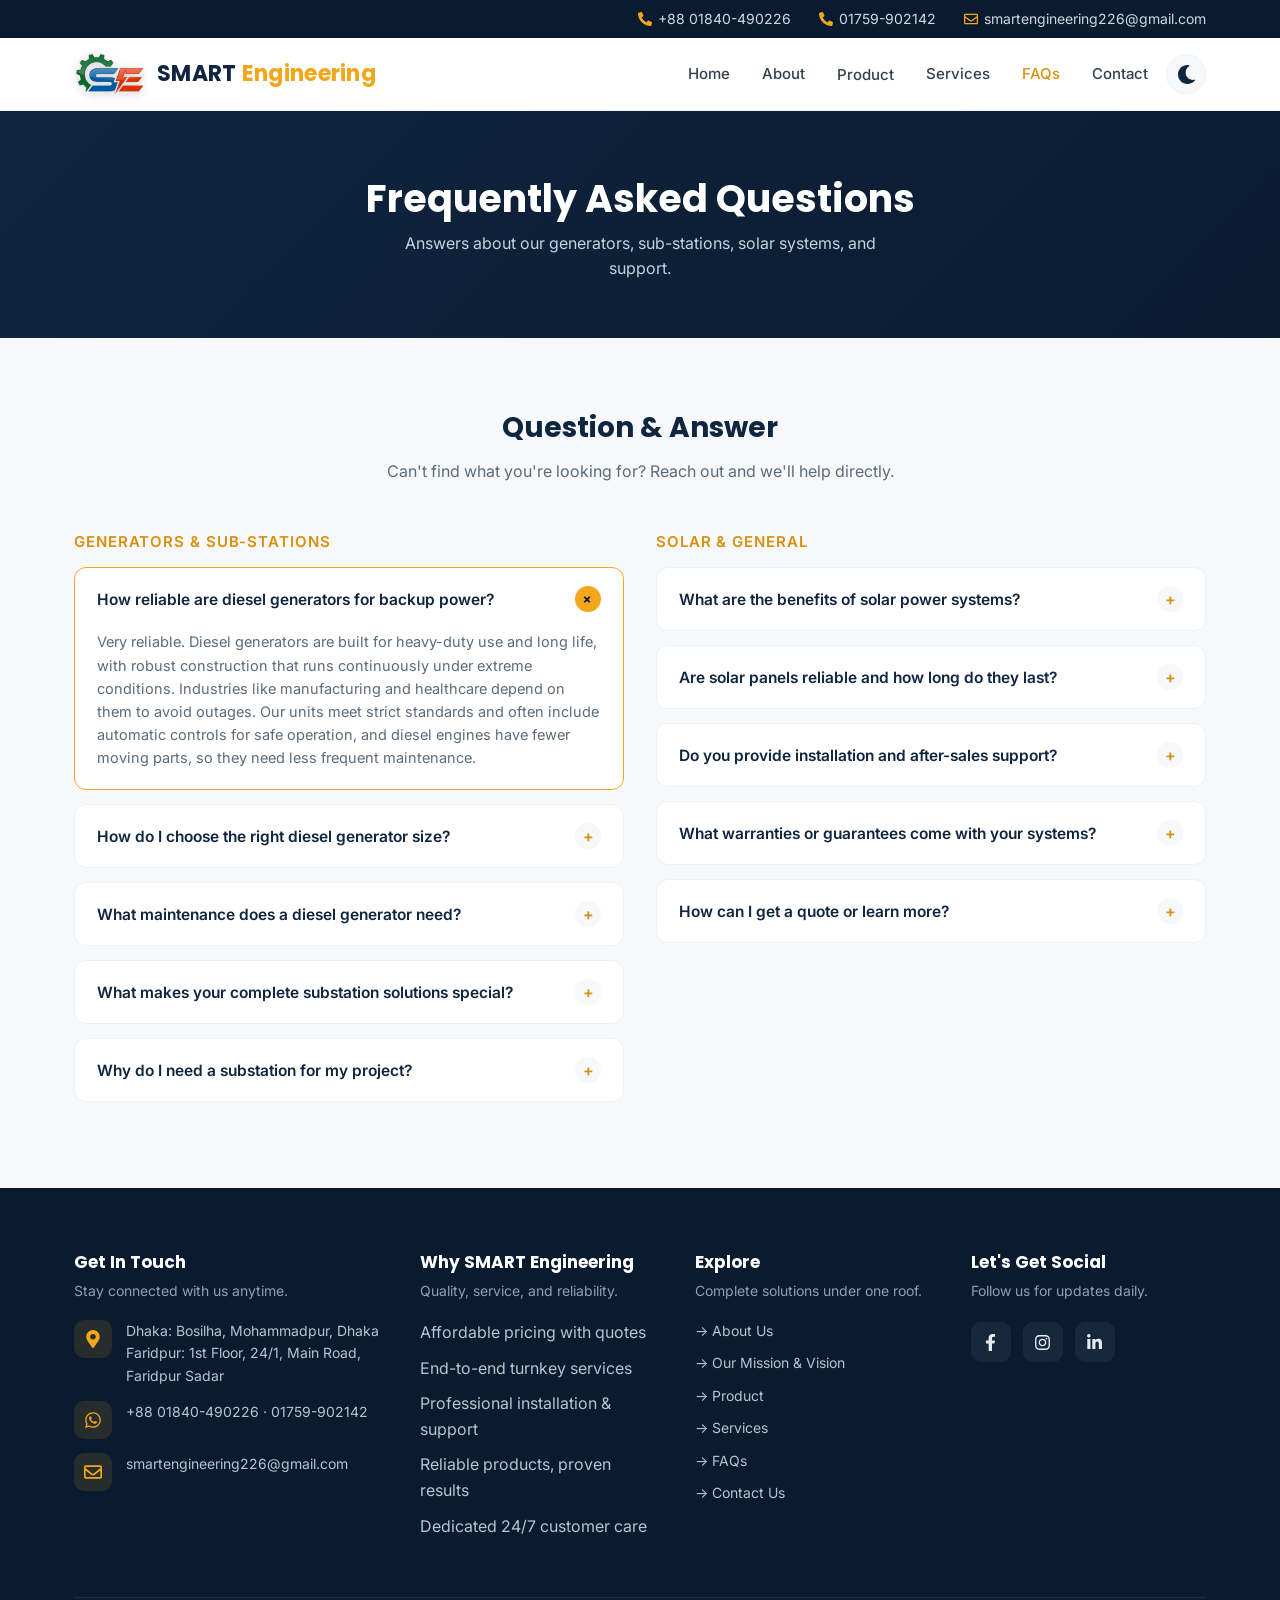
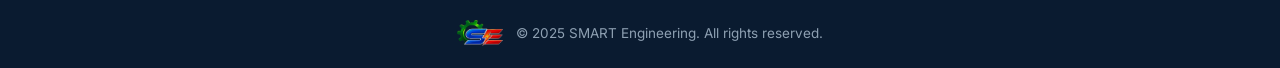
<file: faqs.html>
<!doctype html>
<html lang="en">
<head>
<meta name="color-scheme" content="light dark">
<meta name="theme-color" content="#ffffff" media="(prefers-color-scheme: light)">
<meta name="theme-color" content="#0d151e" media="(prefers-color-scheme: dark)">
<link rel="icon" type="image/png" sizes="32x32" href="assets/favicon-32.png">
<link rel="icon" type="image/png" sizes="192x192" href="assets/favicon-192.png">
<link rel="apple-touch-icon" sizes="180x180" href="assets/favicon-180.png">
<script>
/* Decide the theme before the first paint so there is no flash of the wrong one. */
(function(){try{var s=localStorage.getItem('se-theme');
document.documentElement.setAttribute('data-theme',
 s==='dark'||s==='light' ? s
 : (window.matchMedia && window.matchMedia('(prefers-color-scheme: dark)').matches ? 'dark':'light'));
}catch(e){document.documentElement.setAttribute('data-theme','light');}})();
</script>
<meta charset="UTF-8">
<meta name="viewport" content="width=device-width, initial-scale=1">
<title>FAQs – SMART Engineering</title>
<meta name="description" content="Frequently asked questions about SMART Engineering's diesel generators, sub-stations, and solar power solutions.">
<link rel="preconnect" href="https://fonts.googleapis.com">
<link href="https://fonts.googleapis.com/css2?family=Poppins:wght@500;600;700&family=Inter:wght@400;500;600&display=swap" rel="stylesheet">
<style>
  :root{
    --navy:#0f2540;
    --navy-deep:#0a1b30;
    --amber:#f2a71b;
    --amber-dark:#d88f0e;
    --gray-50:#f6f8fa;
    --gray-100:#eef1f5;
    --gray-500:#5b6b7c;
    --gray-700:#33414f;
    --white:#ffffff;
    --radius:10px;
    --shadow:0 10px 30px rgba(15,37,64,0.08);
    --maxw:1180px;
  }

  *{box-sizing:border-box;}
  html{scroll-behavior:smooth;}
  body{
    margin:0;
    font-family:'Inter',sans-serif;
    color:var(--gray-700);
    background:var(--white);
    line-height:1.6;
  }
  h1,h2,h3{
    font-family:'Poppins',sans-serif;
    color:var(--navy);
    margin:0 0 .5em;
    line-height:1.25;
  }
  p{margin:0 0 1em;}
  a{color:inherit;text-decoration:none;}
  ul{list-style:none;margin:0;padding:0;}
  img{max-width:100%;display:block;}
  .wrap{max-width:var(--maxw);margin:0 auto;padding:0 24px;}
  .btn{
    display:inline-flex;align-items:center;gap:8px;
    background:var(--amber);color:var(--navy-deep);
    font-weight:600;padding:12px 26px;border-radius:999px;
    border:none;cursor:pointer;transition:background .2s ease, transform .2s ease;
    font-family:'Inter',sans-serif;
  }
  .btn:hover{background:var(--amber-dark);transform:translateY(-1px);}

  /* ===== Top bar ===== */
  .topbar{background:var(--navy-deep);color:#cfd9e4;font-size:14px;}
  .topbar .wrap{display:flex;flex-wrap:wrap;gap:16px 28px;justify-content:flex-end;padding:8px 24px;}
  .topbar a{display:flex;align-items:center;gap:6px;color:#cfd9e4;}
  .topbar a:hover{color:var(--amber);}
  .topbar svg{width:14px;height:14px;fill:var(--amber);}

  /* ===== Header ===== */
  header.main{background:var(--white);border-bottom:1px solid var(--gray-100);position:sticky;top:0;z-index:50;}
  .nav{display:flex;align-items:center;justify-content:space-between;padding:16px 24px;gap:20px;}
  .logo{font-family:'Poppins',sans-serif;font-weight:700;font-size:22px;color:var(--navy);letter-spacing:.3px;}
  .logo span{color:var(--amber);}
  .nav-links{display:flex;gap:28px;align-items:center;flex-wrap:wrap;}
  .nav-links a{font-weight:500;font-size:15px;color:var(--gray-700);padding:6px 2px;}
  .nav-links a:hover, .nav-links a.active{color:var(--amber-dark);}
  .nav-links .dropdown{position:relative;}
  .nav-links .dropdown-menu{
    display:none;position:absolute;top:100%;left:0;background:var(--white);
    box-shadow:var(--shadow);border-radius:8px;min-width:180px;padding:8px 0;margin-top:8px;
  }
  .nav-links .dropdown:hover .dropdown-menu{display:block;}
  .dropdown-menu a{display:block;padding:8px 18px;font-size:14px;}
  .dropdown-menu a:hover{background:var(--gray-50);}
  .menu-toggle{display:none;background:none;border:none;cursor:pointer;padding:6px;}
  .menu-toggle svg{width:26px;height:26px;fill:var(--navy);}

  @media (max-width:900px){
    .nav-links{
      display:none;position:absolute;top:100%;left:0;right:0;
      background:var(--white);flex-direction:column;align-items:flex-start;
      padding:16px 24px;box-shadow:var(--shadow);gap:14px;
    }
    .nav-links.open{display:flex;}
    .nav-links .dropdown-menu{position:static;box-shadow:none;padding-left:12px;margin-top:4px;}
    .menu-toggle{display:block;}
    .topbar .wrap{justify-content:center;text-align:center;}
  }

  /* ===== Page hero ===== */
  .page-hero{
    background:linear-gradient(135deg,var(--navy) 0%,var(--navy-deep) 100%);
    color:var(--white);text-align:center;padding:64px 24px 56px;
  }
  .page-hero h1{color:var(--white);font-size:38px;margin-bottom:8px;}
  .page-hero p{color:#c7d3de;max-width:520px;margin:0 auto;}

  /* ===== FAQ section ===== */
  .faq-section{padding:72px 0;background:var(--gray-50);}
  .faq-heading{text-align:center;max-width:560px;margin:0 auto 48px;}
  .faq-heading h2{font-size:28px;}
  .faq-heading p{color:var(--gray-500);}

  .faq-columns{display:grid;grid-template-columns:1fr 1fr;gap:32px;}
  @media (max-width:900px){.faq-columns{grid-template-columns:1fr;}}

  .faq-group h3{
    font-size:15px;text-transform:uppercase;letter-spacing:.06em;
    color:var(--amber-dark);margin-bottom:16px;font-family:'Inter',sans-serif;font-weight:600;
  }

  .faq-item{
    background:var(--white);border:1px solid var(--gray-100);border-radius:12px;
    margin-bottom:14px;overflow:hidden;transition:border-color .2s ease;
  }
  .faq-item.open{border-color:var(--amber);}
  .faq-question{
    display:flex;align-items:center;justify-content:space-between;gap:16px;
    padding:18px 22px;cursor:pointer;background:none;border:none;width:100%;text-align:left;
    font-family:'Inter',sans-serif;font-weight:600;font-size:15.5px;color:var(--navy);
  }
  .faq-question .icon{
    flex:none;width:26px;height:26px;border-radius:50%;background:var(--gray-50);
    display:flex;align-items:center;justify-content:center;font-size:16px;color:var(--amber-dark);
    transition:transform .2s ease, background .2s ease;
  }
  .faq-item.open .faq-question .icon{background:var(--amber);color:var(--navy-deep);transform:rotate(45deg);}
  .faq-answer{max-height:0;overflow:hidden;transition:max-height .3s ease;}
  .faq-answer p{padding:0 22px 20px;color:var(--gray-500);font-size:14.5px;margin:0;}

  /* ===== Footer ===== */
  footer{background:var(--navy-deep);color:#b7c4d1;padding:64px 0 0;}
  .footer-grid{
    display:grid;grid-template-columns:1.3fr 1fr 1fr 1fr;gap:40px;
    padding-bottom:48px;border-bottom:1px solid rgba(255,255,255,0.08);
  }
  @media (max-width:900px){.footer-grid{grid-template-columns:1fr 1fr;}}
  @media (max-width:560px){.footer-grid{grid-template-columns:1fr;}}
  footer h3{color:var(--white);font-size:17px;margin-bottom:6px;}
  footer > .wrap > .footer-grid p.lead{color:#8ea0b2;font-size:14px;margin-bottom:18px;}

  .footer-contact{display:flex;flex-direction:column;gap:14px;margin-top:8px;}
  .info-item{display:flex;gap:14px;align-items:flex-start;}
  .info-icon{
    width:38px;height:38px;flex:none;border-radius:10px;
    background:rgba(242,167,27,0.12);display:flex;align-items:center;justify-content:center;
  }
  .info-icon svg{width:18px;height:18px;fill:var(--amber);}
  .footer-contact p, .footer-contact a{color:#b7c4d1;font-size:14px;margin:0;}
  .footer-contact a:hover{color:var(--amber);}

  .footer-links li{margin-bottom:10px;}
  .footer-links a{font-size:14px;color:#b7c4d1;display:flex;align-items:center;gap:8px;}
  .footer-links a:hover{color:var(--amber);}

  .social-row{display:flex;gap:12px;margin-top:20px;}
  .social-row a{
    width:40px;height:40px;border-radius:10px;background:rgba(255,255,255,0.06);
    display:flex;align-items:center;justify-content:center;color:#e6ecf2;
    transition:background .2s ease, color .2s ease;
  }
  .social-row a:hover{background:var(--amber);color:var(--navy-deep);}
  .social-row svg{width:17px;height:17px;fill:currentColor;}

  .footer-bottom{padding:22px 0;text-align:center;font-size:13.5px;color:#8ea0b2;}

  #backToTop{
    position:fixed;bottom:26px;right:26px;width:48px;height:48px;
    border-radius:50%;border:none;background:var(--amber);color:var(--navy-deep);
    font-size:20px;cursor:pointer;display:flex;align-items:center;justify-content:center;
    box-shadow:0 8px 20px rgba(0,0,0,0.25);opacity:0;pointer-events:none;
    transition:opacity .3s ease, transform .3s ease;z-index:999;
  }
  #backToTop.show{opacity:1;pointer-events:auto;}
  #backToTop:hover{transform:translateY(-3px);}
</style>
<link rel="stylesheet" href="assets/se-theme.css">
</head>
<body>

<!-- Top bar -->
<div class="topbar">
  <div class="wrap">
    <a href="tel:+8801840490226">
      <svg viewBox="0 0 512 512"><path d="M497.39 361.8l-112-48a24 24 0 0 0-28 6.9l-49.6 60.6A370.66 370.66 0 0 1 130.6 204.11l60.6-49.6a23.94 23.94 0 0 0 6.9-28l-48-112A24.16 24.16 0 0 0 122.6.61l-104 24A24 24 0 0 0 0 48c0 256.5 207.9 464 464 464a24 24 0 0 0 23.4-18.6l24-104a24.29 24.29 0 0 0-14.01-27.6z"/></svg>
      +88 01840-490226
    </a>
    <a href="tel:+8801759902142">
      <svg viewBox="0 0 512 512"><path d="M497.39 361.8l-112-48a24 24 0 0 0-28 6.9l-49.6 60.6A370.66 370.66 0 0 1 130.6 204.11l60.6-49.6a23.94 23.94 0 0 0 6.9-28l-48-112A24.16 24.16 0 0 0 122.6.61l-104 24A24 24 0 0 0 0 48c0 256.5 207.9 464 464 464a24 24 0 0 0 23.4-18.6l24-104a24.29 24.29 0 0 0-14.01-27.6z"/></svg>
      01759-902142
    </a>
    <a href="mailto:smartengineering226@gmail.com">
      <svg viewBox="0 0 512 512"><path d="M464 64H48C21.49 64 0 85.49 0 112v288c0 26.51 21.49 48 48 48h416c26.51 0 48-21.49 48-48V112c0-26.51-21.49-48-48-48zm0 48v40.805c-22.422 18.259-58.168 46.651-134.587 106.49-16.841 13.247-50.201 45.072-73.413 44.701-23.208.375-56.579-31.459-73.413-44.701C106.18 199.465 70.425 171.067 48 152.805V112h416zM48 400V214.398c22.914 18.251 55.409 43.862 104.938 82.646 21.857 17.205 60.134 55.186 103.062 54.955 42.717.231 80.509-37.199 103.053-54.947 49.528-38.783 82.032-64.401 104.947-82.653V400H48z"/></svg>
      smartengineering226@gmail.com
    </a>
  </div>
</div>

<!-- Header / Nav -->
<header class="main">
  <div class="nav wrap">
    <a href="index.html" class="logo"><img class="logo-mark logo-mark-light" src="assets/logo-light.png" alt="SMART Engineering logo" width="480" height="267" decoding="async"><img class="logo-mark logo-mark-dark" src="assets/logo-dark.png" alt="" aria-hidden="true" width="480" height="267" decoding="async"><span class="logo-name">SMART <span>Engineering</span></span></a>

    <button class="menu-toggle" id="menuToggle" aria-label="Toggle menu">
      <svg viewBox="0 0 1000 1000"><path d="M104 333H896C929 333 958 304 958 271S929 208 896 208H104C71 208 42 237 42 271S71 333 104 333ZM104 583H896C929 583 958 554 958 521S929 458 896 458H104C71 458 42 487 42 521S71 583 104 583ZM104 833H896C929 833 958 804 958 771S929 708 896 708H104C71 708 42 737 42 771S71 833 104 833Z"/></svg>
    </button>

    <nav class="nav-links" id="navLinks">
      <a href="index.html">Home</a>
      <a href="about.html">About</a>
      <div class="dropdown">
        <a href="#">Product</a>
        <div class="dropdown-menu">
          <a href="diesel-generator.html">Diesel Generator</a>
          <a href="sub-station.html">Sub-Station</a>
          <a href="solar-system.html">Solar System</a>
        </div>
      </div>
      <a href="services.html">Services</a>
      <a href="faqs.html" class="active">FAQs</a>
      <a href="contact.html">Contact</a>
    </nav>

    <button class="theme-toggle" id="themeToggle" type="button"
            aria-label="Switch theme" title="Switch theme" aria-pressed="false">
      <svg class="icon-moon" viewBox="0 0 512 512" aria-hidden="true"><path d="M283.211 512c78.962 0 151.079-35.925 198.857-94.792 7.068-8.708-.639-21.43-11.562-19.35-124.203 23.654-238.262-71.576-238.262-196.954 0-72.222 38.662-138.635 101.498-174.394 9.686-5.512 7.25-20.197-3.756-22.23A258.156 258.156 0 0 0 283.211 0c-141.309 0-256 114.511-256 256 0 141.309 114.511 256 256 256z"/></svg>
      <svg class="icon-sun" viewBox="0 0 512 512" aria-hidden="true"><path d="M256 160c-52.9 0-96 43.1-96 96s43.1 96 96 96 96-43.1 96-96-43.1-96-96-96zm246.4 80.5l-94.7-47.3 33.5-100.4c4.5-13.6-8.4-26.5-21.9-21.9l-100.4 33.5-47.4-94.8c-6.4-12.8-24.6-12.8-31 0l-47.3 94.7L92.7 70.8c-13.6-4.5-26.5 8.4-21.9 21.9l33.5 100.4-94.7 47.4c-12.8 6.4-12.8 24.6 0 31l94.7 47.3-33.5 100.5c-4.5 13.6 8.4 26.5 21.9 21.9l100.4-33.5 47.3 94.7c6.4 12.8 24.6 12.8 31 0l47.3-94.7 100.4 33.5c13.6 4.5 26.5-8.4 21.9-21.9l-33.5-100.4 94.7-47.3c12.9-6.5 12.9-24.7.1-31.1zm-155.9 106c-49.9 49.9-131.1 49.9-181 0-49.9-49.9-49.9-131.1 0-181 49.9-49.9 131.1-49.9 181 0 49.9 49.9 49.9 131.1 0 181z"/></svg>
    </button>
  </div>
</header>

<!-- Page hero -->
<section class="page-hero">
  <h1>Frequently Asked Questions</h1>
  <p>Answers about our generators, sub-stations, solar systems, and support.</p>
</section>

<!-- FAQ -->
<section class="faq-section">
  <div class="wrap">
    <div class="faq-heading">
      <h2>Question &amp; Answer</h2>
      <p>Can't find what you're looking for? Reach out and we'll help directly.</p>
    </div>

    <div class="faq-columns">

      <!-- Column 1: Generators & Substations -->
      <div class="faq-group">
        <h3>Generators &amp; Sub-Stations</h3>

        <div class="faq-item open">
          <button class="faq-question">
            How reliable are diesel generators for backup power?
            <span class="icon">+</span>
          </button>
          <div class="faq-answer">
            <p>Very reliable. Diesel generators are built for heavy-duty use and long life, with robust construction that runs continuously under extreme conditions. Industries like manufacturing and healthcare depend on them to avoid outages. Our units meet strict standards and often include automatic controls for safe operation, and diesel engines have fewer moving parts, so they need less frequent maintenance.</p>
          </div>
        </div>

        <div class="faq-item">
          <button class="faq-question">
            How do I choose the right diesel generator size?
            <span class="icon">+</span>
          </button>
          <div class="faq-answer">
            <p>We help you determine capacity based on your needs by calculating the total wattage of all critical equipment you want to power. Our team performs a site assessment and load analysis to select a generator that handles the necessary load with some buffer, so you're never over- or under-powered.</p>
          </div>
        </div>

        <div class="faq-item">
          <button class="faq-question">
            What maintenance does a diesel generator need?
            <span class="icon">+</span>
          </button>
          <div class="faq-answer">
            <p>Routine maintenance is straightforward — periodic oil and filter changes, fuel system inspections, and test runs. Diesel engines have fewer moving parts than some alternatives, so they're less prone to wear. We can set up a maintenance plan, and regular load testing ensures your generator starts reliably when needed.</p>
          </div>
        </div>

        <div class="faq-item">
          <button class="faq-question">
            What makes your complete substation solutions special?
            <span class="icon">+</span>
          </button>
          <div class="faq-answer">
            <p>Our substation services are truly turnkey — we handle design, engineering, fabrication, assembly, and installation. Every substation includes all necessary components (transformers, switchgear, control panels) built to project specifications, with pre-dispatch testing and on-site support during commissioning.</p>
          </div>
        </div>

        <div class="faq-item">
          <button class="faq-question">
            Why do I need a substation for my project?
            <span class="icon">+</span>
          </button>
          <div class="faq-answer">
            <p>Substations are the backbone of power distribution — they safely transform high-voltage grid electricity into the lower voltage used by homes, businesses, and equipment. A well-designed substation ensures stable voltage, isolates faults, and prevents outages, keeping power flowing reliably to every end user.</p>
          </div>
        </div>
      </div>

      <!-- Column 2: Solar & general -->
      <div class="faq-group">
        <h3>Solar &amp; General</h3>

        <div class="faq-item">
          <button class="faq-question">
            What are the benefits of solar power systems?
            <span class="icon">+</span>
          </button>
          <div class="faq-answer">
            <p>Solar systems offer clean, renewable energy and real cost savings by harnessing the sun to generate electricity, lowering utility bills and protecting you from fuel price spikes. They also reduce emissions compared to traditional power, can increase property value, and may qualify for government incentives.</p>
          </div>
        </div>

        <div class="faq-item">
          <button class="faq-question">
            Are solar panels reliable and how long do they last?
            <span class="icon">+</span>
          </button>
          <div class="faq-answer">
            <p>Yes — modern solar panels are very durable, often with 25-year product warranties. They're built to withstand rain, snow, and wind, and still produce electricity on cloudy days. Our installations use components that meet building codes and safety standards, delivering decades of performance with minimal upkeep.</p>
          </div>
        </div>

        <div class="faq-item">
          <button class="faq-question">
            Do you provide installation and after-sales support?
            <span class="icon">+</span>
          </button>
          <div class="faq-answer">
            <p>Absolutely. We offer full-service installation for generators, substations, and solar systems — delivery, setup, connection, and testing — followed by 24/7 customer support and maintenance guidance. We also train your team so they can operate the system safely.</p>
          </div>
        </div>

        <div class="faq-item">
          <button class="faq-question">
            What warranties or guarantees come with your systems?
            <span class="icon">+</span>
          </button>
          <div class="faq-answer">
            <p>Our products come with industry-standard warranties — typically 1–2 years for diesel generators (varies by model) and around 25 years for solar panels — and we pass on manufacturer coverage directly to you. We also stand behind our own workmanship under our service guarantee.</p>
          </div>
        </div>

        <div class="faq-item">
          <button class="faq-question">
            How can I get a quote or learn more?
            <span class="icon">+</span>
          </button>
          <div class="faq-answer">
            <p>It's easy — call us directly or send a message through our contact form for a free consultation. Once we understand your location, power needs, and budget, we'll send a detailed proposal with options and pricing, and walk you through everything so you can decide with confidence.</p>
          </div>
        </div>
      </div>

    </div>
  </div>
</section>

<!-- Footer -->
<footer>
  <div class="wrap">
    <div class="footer-grid">

      <div>
        <h3>Get In Touch</h3>
        <p class="lead">Stay connected with us anytime.</p>
        <div class="footer-contact">
          <div class="info-item">
            <div class="info-icon"><svg viewBox="0 0 384 512"><path d="M172.268 501.67C26.97 291.031 0 269.413 0 192 0 85.961 85.961 0 192 0s192 85.961 192 192c0 77.413-26.97 99.031-172.268 309.67-9.535 13.774-29.93 13.773-39.464 0zM192 272c44.183 0 80-35.817 80-80s-35.817-80-80-80-80 35.817-80 80 35.817 80 80 80z"/></svg></div>
            <p>Dhaka: Bosilha, Mohammadpur, Dhaka<br>Faridpur: 1st Floor, 24/1, Main Road, Faridpur Sadar</p>
          </div>
          <div class="info-item">
            <div class="info-icon"><svg viewBox="0 0 448 512"><path d="M380.9 97.1C339 55.1 283.2 32 223.9 32c-122.4 0-222 99.6-222 222 0 39.1 10.2 77.3 29.6 111L0 480l117.7-30.9c32.4 17.7 68.9 27 106.1 27h.1c122.3 0 224.1-99.6 224.1-222 0-59.3-25.2-115-67.1-157zm-157 341.6c-33.2 0-65.7-8.9-94-25.7l-6.7-4-69.8 18.3L72 359.2l-4.4-7c-18.5-29.4-28.2-63.3-28.2-98.2 0-101.7 82.8-184.5 184.6-184.5 49.3 0 95.6 19.2 130.4 54.1 34.8 34.9 56.2 81.2 56.1 130.5 0 101.8-84.9 184.6-186.6 184.6zm101.2-138.2c-5.5-2.8-32.8-16.2-37.9-18-5.1-1.9-8.8-2.8-12.5 2.8-3.7 5.6-14.3 18-17.6 21.8-3.2 3.7-6.5 4.2-12 1.4-32.6-16.3-54-29.1-75.5-66-5.7-9.8 5.7-9.1 16.3-30.3 1.8-3.7.9-6.9-.5-9.7-1.4-2.8-12.5-30.1-17.1-41.2-4.5-10.8-9.1-9.3-12.5-9.5-3.2-.2-6.9-.2-10.6-.2-3.7 0-9.7 1.4-14.8 6.9-5.1 5.6-19.4 19-19.4 46.3 0 27.3 19.9 53.7 22.6 57.4 2.8 3.7 39.1 59.7 94.8 83.8 35.2 15.2 49 16.5 66.6 13.9 10.7-1.6 32.8-13.4 37.4-26.4 4.6-13 4.6-24.1 3.2-26.4-1.3-2.5-5-3.9-10.5-6.6z"/></svg></div>
            <p><a href="tel:+8801840490226">+88 01840-490226</a> · <a href="tel:+8801759902142">01759-902142</a></p>
          </div>
          <div class="info-item">
            <div class="info-icon"><svg viewBox="0 0 512 512"><path d="M464 64H48C21.49 64 0 85.49 0 112v288c0 26.51 21.49 48 48 48h416c26.51 0 48-21.49 48-48V112c0-26.51-21.49-48-48-48zm0 48v40.805c-22.422 18.259-58.168 46.651-134.587 106.49-16.841 13.247-50.201 45.072-73.413 44.701-23.208.375-56.579-31.459-73.413-44.701C106.18 199.465 70.425 171.067 48 152.805V112h416zM48 400V214.398c22.914 18.251 55.409 43.862 104.938 82.646 21.857 17.205 60.134 55.186 103.062 54.955 42.717.231 80.509-37.199 103.053-54.947 49.528-38.783 82.032-64.401 104.947-82.653V400H48z"/></svg></div>
            <p><a href="mailto:smartengineering226@gmail.com">smartengineering226@gmail.com</a></p>
          </div>
        </div>
      </div>

      <div>
        <h3>Why SMART Engineering</h3>
        <p class="lead">Quality, service, and reliability.</p>
        <ul class="footer-links">
          <li>Affordable pricing with quotes</li>
          <li>End-to-end turnkey services</li>
          <li>Professional installation &amp; support</li>
          <li>Reliable products, proven results</li>
          <li>Dedicated 24/7 customer care</li>
        </ul>
      </div>

      <div>
        <h3>Explore</h3>
        <p class="lead">Complete solutions under one roof.</p>
        <ul class="footer-links">
          <li><a href="about.html">→ About Us</a></li>
          <li><a href="mission-vision.html">→ Our Mission &amp; Vision</a></li>
          <li><a href="product.html">→ Product</a></li>
          <li><a href="services.html">→ Services</a></li>
          <li><a href="faqs.html">→ FAQs</a></li>
          <li><a href="contact.html">→ Contact Us</a></li>
        </ul>
      </div>

      <div>
        <h3>Let's Get Social</h3>
        <p class="lead">Follow us for updates daily.</p>
        <div class="social-row">
          <a href="https://www.facebook.com" target="_blank" rel="noopener" aria-label="Facebook">
            <svg viewBox="0 0 320 512"><path d="M279.14 288l14.22-92.66h-88.91v-60.13c0-25.35 12.42-50.06 52.24-50.06h40.42V6.26S260.43 0 225.36 0c-73.22 0-121.08 44.38-121.08 124.72v70.62H22.89V288h81.39v224h100.17V288z"/></svg>
          </a>
          <a href="https://www.instagram.com" target="_blank" rel="noopener" aria-label="Instagram">
            <svg viewBox="0 0 448 512"><path d="M224.1 141c-63.6 0-114.9 51.3-114.9 114.9s51.3 114.9 114.9 114.9S339 319.5 339 255.9 287.7 141 224.1 141zm0 189.6c-41.1 0-74.7-33.5-74.7-74.7s33.5-74.7 74.7-74.7 74.7 33.5 74.7 74.7-33.6 74.7-74.7 74.7zm146.4-194.3c0 14.9-12 26.8-26.8 26.8-14.9 0-26.8-12-26.8-26.8s12-26.8 26.8-26.8 26.8 12 26.8 26.8zm76.1 27.2c-1.7-35.9-9.9-67.7-36.2-93.9-26.2-26.2-58-34.4-93.9-36.2-37-2.1-147.9-2.1-184.9 0-35.8 1.7-67.6 9.9-93.9 36.1s-34.4 58-36.2 93.9c-2.1 37-2.1 147.9 0 184.9 1.7 35.9 9.9 67.7 36.2 93.9s58 34.4 93.9 36.2c37 2.1 147.9 2.1 184.9 0 35.9-1.7 67.7-9.9 93.9-36.2 26.2-26.2 34.4-58 36.2-93.9 2.1-37 2.1-147.8 0-184.8zM398.8 388c-7.8 19.6-22.9 34.7-42.6 42.6-29.5 11.7-99.5 9-132.1 9s-102.7 2.6-132.1-9c-19.6-7.8-34.7-22.9-42.6-42.6-11.7-29.5-9-99.5-9-132.1s-2.6-102.7 9-132.1c7.8-19.6 22.9-34.7 42.6-42.6 29.5-11.7 99.5-9 132.1-9s102.7-2.6 132.1 9c19.6 7.8 34.7 22.9 42.6 42.6 11.7 29.5 9 99.5 9 132.1s2.7 102.7-9 132.1z"/></svg>
          </a>
          <a href="https://linkedin.com" target="_blank" rel="noopener" aria-label="LinkedIn">
            <svg viewBox="0 0 448 512"><path d="M100.28 448H7.4V148.9h92.88zm-46.44-341C24.09 107 0 82.9 0 53.6a53.6 53.6 0 01107.2 0c0 29.3-24.1 53.4-53.4 53.4zM447.9 448h-92.7V302.4c0-34.7-.7-79.3-48.3-79.3-48.3 0-55.7 37.7-55.7 76.7V448h-92.8V148.9h89.1v40.8h1.3c12.4-23.5 42.7-48.3 87.9-48.3 94 0 111.3 61.9 111.3 142.3z"/></svg>
          </a>
        </div>
      </div>

    </div>

    <div class="footer-bottom">
      <img class="footer-mark" src="assets/logo-dark.png" alt="SMART Engineering" width="480" height="267" decoding="async" loading="lazy"> © 2025 SMART Engineering. All rights reserved.
    </div>
  </div>
</footer>

<button id="backToTop" aria-label="Back to top">↑</button>

<script>
  const menuToggle = document.getElementById('menuToggle');
  const navLinks = document.getElementById('navLinks');
  menuToggle.addEventListener('click', () => navLinks.classList.toggle('open'));

  document.querySelectorAll('.faq-item').forEach(item => {
    const question = item.querySelector('.faq-question');
    const answer = item.querySelector('.faq-answer');
    if (item.classList.contains('open')) {
      answer.style.maxHeight = answer.scrollHeight + 'px';
    }
    question.addEventListener('click', () => {
      const isOpen = item.classList.contains('open');
      document.querySelectorAll('.faq-item.open').forEach(openItem => {
        openItem.classList.remove('open');
        openItem.querySelector('.faq-answer').style.maxHeight = null;
      });
      if (!isOpen) {
        item.classList.add('open');
        answer.style.maxHeight = answer.scrollHeight + 'px';
      }
    });
  });

  const backToTop = document.getElementById('backToTop');
  window.addEventListener('scroll', () => {
    backToTop.classList.toggle('show', window.scrollY > 200);
  });
  backToTop.addEventListener('click', () => window.scrollTo({top:0, behavior:'smooth'}));
</script>

<script src="assets/se-theme.js" defer></script>

</body>
</html>
</file>
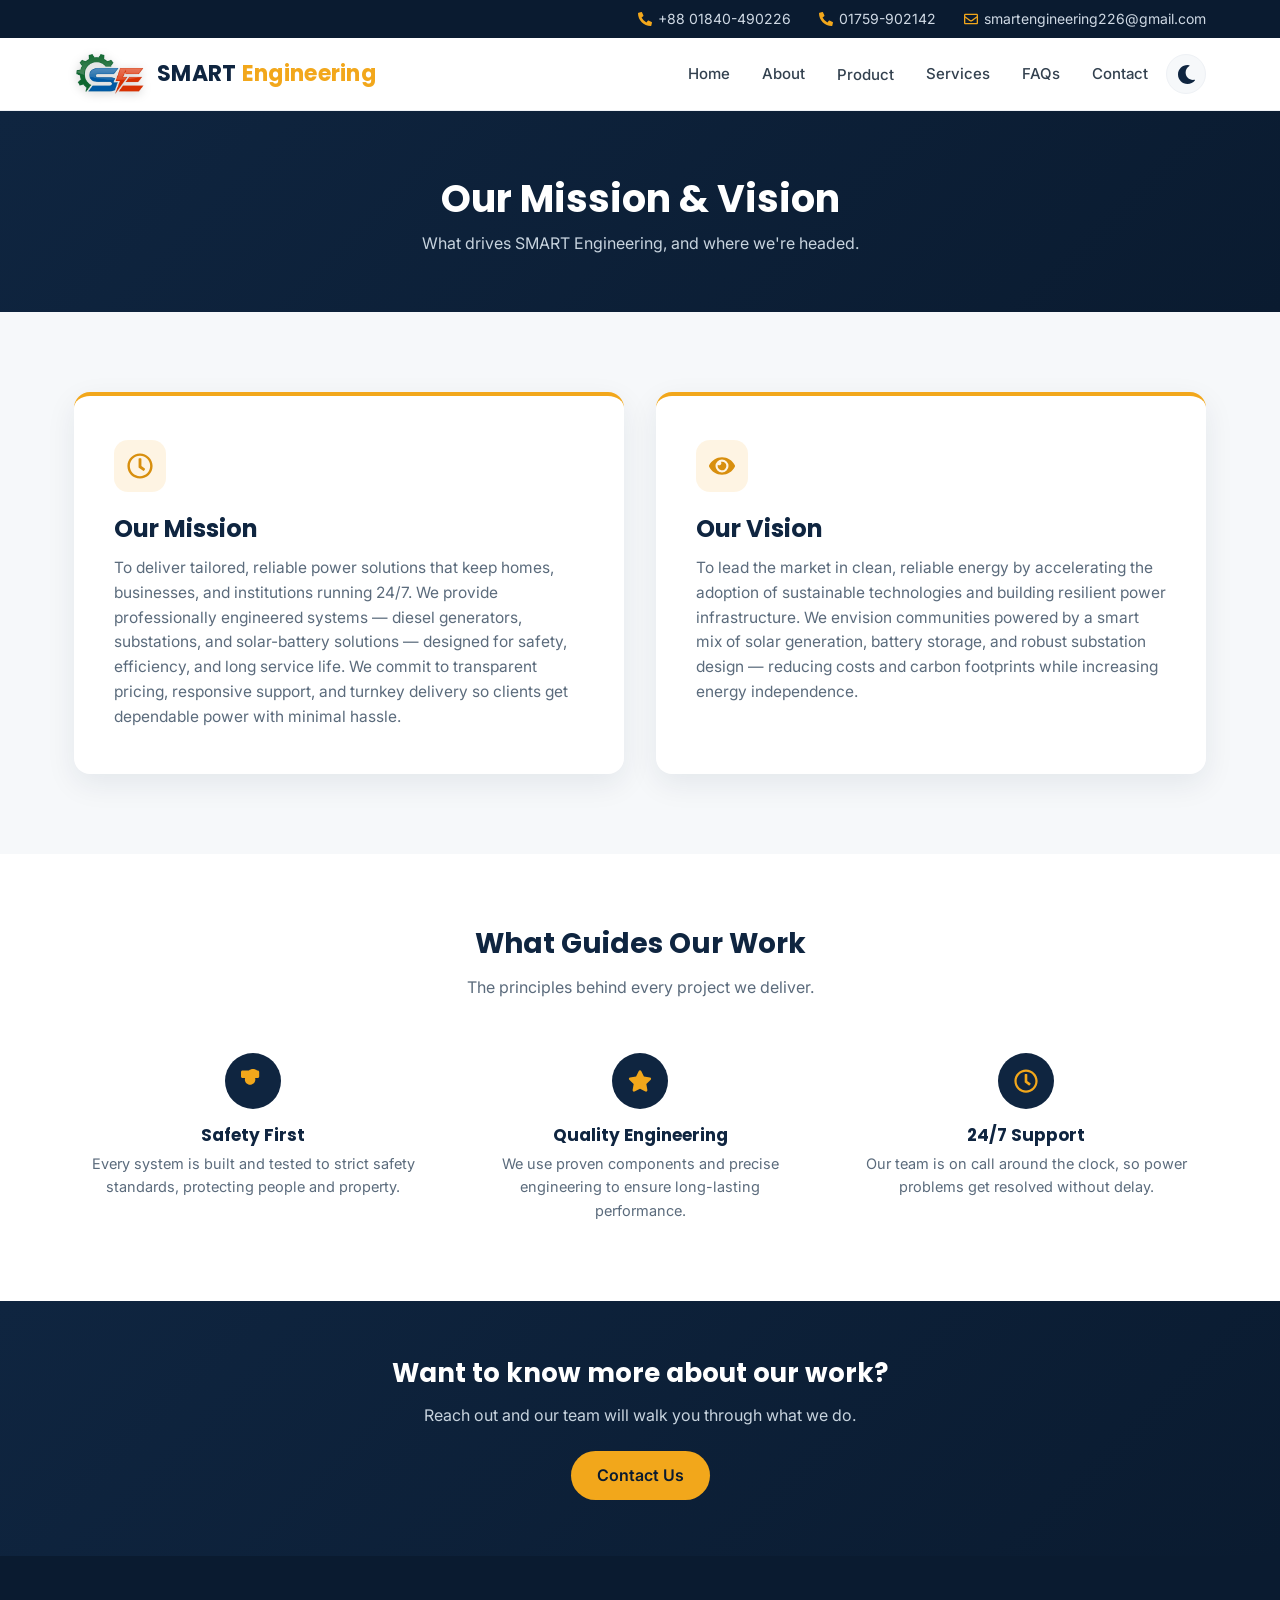
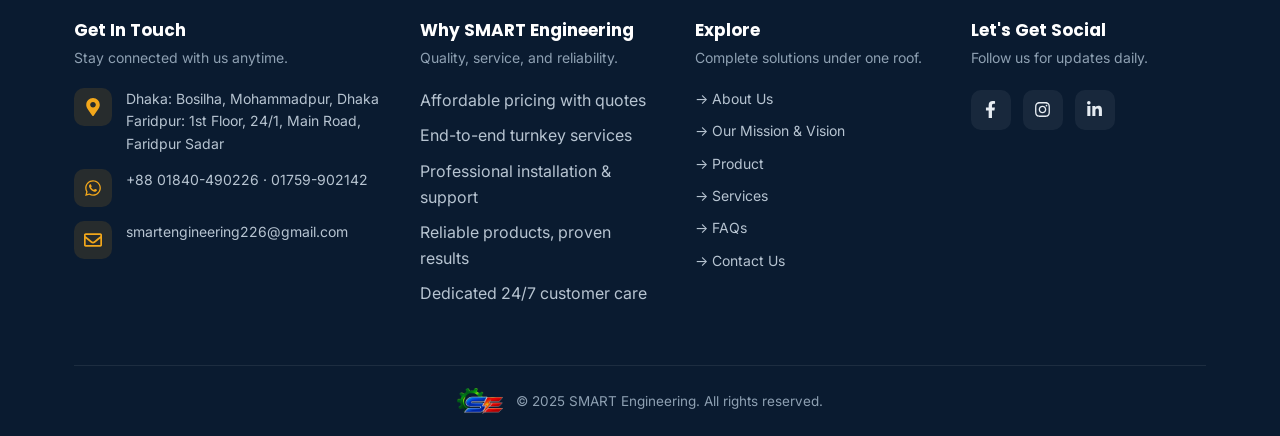
<file: mission-vision.html>
<!doctype html>
<html lang="en">
<head>
<meta name="color-scheme" content="light dark">
<meta name="theme-color" content="#ffffff" media="(prefers-color-scheme: light)">
<meta name="theme-color" content="#0d151e" media="(prefers-color-scheme: dark)">
<link rel="icon" type="image/png" sizes="32x32" href="assets/favicon-32.png">
<link rel="icon" type="image/png" sizes="192x192" href="assets/favicon-192.png">
<link rel="apple-touch-icon" sizes="180x180" href="assets/favicon-180.png">
<script>
/* Decide the theme before the first paint so there is no flash of the wrong one. */
(function(){try{var s=localStorage.getItem('se-theme');
document.documentElement.setAttribute('data-theme',
 s==='dark'||s==='light' ? s
 : (window.matchMedia && window.matchMedia('(prefers-color-scheme: dark)').matches ? 'dark':'light'));
}catch(e){document.documentElement.setAttribute('data-theme','light');}})();
</script>
<meta charset="UTF-8">
<meta name="viewport" content="width=device-width, initial-scale=1">
<title>Our Mission &amp; Vision – SMART Engineering</title>
<meta name="description" content="The mission and vision behind SMART Engineering's power solutions.">
<link rel="preconnect" href="https://fonts.googleapis.com">
<link href="https://fonts.googleapis.com/css2?family=Poppins:wght@500;600;700&family=Inter:wght@400;500;600&display=swap" rel="stylesheet">
<style>
  :root{
    --navy:#0f2540;
    --navy-deep:#0a1b30;
    --amber:#f2a71b;
    --amber-dark:#d88f0e;
    --gray-50:#f6f8fa;
    --gray-100:#eef1f5;
    --gray-500:#5b6b7c;
    --gray-700:#33414f;
    --white:#ffffff;
    --radius:10px;
    --shadow:0 10px 30px rgba(15,37,64,0.08);
    --maxw:1180px;
  }

  *{box-sizing:border-box;}
  html{scroll-behavior:smooth;}
  body{
    margin:0;
    font-family:'Inter',sans-serif;
    color:var(--gray-700);
    background:var(--white);
    line-height:1.6;
  }
  h1,h2,h3{
    font-family:'Poppins',sans-serif;
    color:var(--navy);
    margin:0 0 .5em;
    line-height:1.25;
  }
  p{margin:0 0 1em;}
  a{color:inherit;text-decoration:none;}
  ul{list-style:none;margin:0;padding:0;}
  img{max-width:100%;display:block;}
  .wrap{max-width:var(--maxw);margin:0 auto;padding:0 24px;}
  .btn{
    display:inline-flex;align-items:center;gap:8px;
    background:var(--amber);color:var(--navy-deep);
    font-weight:600;padding:12px 26px;border-radius:999px;
    border:none;cursor:pointer;transition:background .2s ease, transform .2s ease;
    font-family:'Inter',sans-serif;
  }
  .btn:hover{background:var(--amber-dark);transform:translateY(-1px);}

  /* ===== Top bar ===== */
  .topbar{background:var(--navy-deep);color:#cfd9e4;font-size:14px;}
  .topbar .wrap{display:flex;flex-wrap:wrap;gap:16px 28px;justify-content:flex-end;padding:8px 24px;}
  .topbar a{display:flex;align-items:center;gap:6px;color:#cfd9e4;}
  .topbar a:hover{color:var(--amber);}
  .topbar svg{width:14px;height:14px;fill:var(--amber);}

  /* ===== Header ===== */
  header.main{background:var(--white);border-bottom:1px solid var(--gray-100);position:sticky;top:0;z-index:50;}
  .nav{display:flex;align-items:center;justify-content:space-between;padding:16px 24px;gap:20px;}
  .logo{font-family:'Poppins',sans-serif;font-weight:700;font-size:22px;color:var(--navy);letter-spacing:.3px;}
  .logo span{color:var(--amber);}
  .nav-links{display:flex;gap:28px;align-items:center;flex-wrap:wrap;}
  .nav-links a{font-weight:500;font-size:15px;color:var(--gray-700);padding:6px 2px;}
  .nav-links a:hover, .nav-links a.active{color:var(--amber-dark);}
  .nav-links .dropdown{position:relative;}
  .nav-links .dropdown-menu{
    display:none;position:absolute;top:100%;left:0;background:var(--white);
    box-shadow:var(--shadow);border-radius:8px;min-width:180px;padding:8px 0;margin-top:8px;
  }
  .nav-links .dropdown:hover .dropdown-menu{display:block;}
  .dropdown-menu a{display:block;padding:8px 18px;font-size:14px;}
  .dropdown-menu a:hover{background:var(--gray-50);}
  .menu-toggle{display:none;background:none;border:none;cursor:pointer;padding:6px;}
  .menu-toggle svg{width:26px;height:26px;fill:var(--navy);}

  @media (max-width:900px){
    .nav-links{
      display:none;position:absolute;top:100%;left:0;right:0;
      background:var(--white);flex-direction:column;align-items:flex-start;
      padding:16px 24px;box-shadow:var(--shadow);gap:14px;
    }
    .nav-links.open{display:flex;}
    .nav-links .dropdown-menu{position:static;box-shadow:none;padding-left:12px;margin-top:4px;}
    .menu-toggle{display:block;}
    .topbar .wrap{justify-content:center;text-align:center;}
  }

  /* ===== Page hero ===== */
  .page-hero{
    background:linear-gradient(135deg,var(--navy) 0%,var(--navy-deep) 100%);
    color:var(--white);text-align:center;padding:64px 24px 56px;
  }
  .page-hero h1{color:var(--white);font-size:38px;margin-bottom:8px;}
  .page-hero p{color:#c7d3de;max-width:560px;margin:0 auto;}

  /* ===== Mission & Vision ===== */
  .mv-section{padding:80px 0;background:var(--gray-50);}
  .mv-grid{display:grid;grid-template-columns:1fr 1fr;gap:32px;}
  @media (max-width:860px){.mv-grid{grid-template-columns:1fr;}}
  .mv-card{
    background:var(--white);border-radius:16px;box-shadow:var(--shadow);
    padding:44px 40px;border-top:4px solid var(--amber);
  }
  .mv-card .icon{
    width:52px;height:52px;border-radius:14px;background:rgba(242,167,27,0.12);
    display:flex;align-items:center;justify-content:center;margin-bottom:22px;
  }
  .mv-card .icon svg{width:26px;height:26px;fill:var(--amber-dark);}
  .mv-card h2{font-size:24px;}
  .mv-card p{color:var(--gray-500);font-size:15.5px;margin:0;}

  /* ===== Values strip ===== */
  .values-section{padding:72px 0;}
  .values-heading{text-align:center;max-width:560px;margin:0 auto 44px;}
  .values-heading h2{font-size:28px;}
  .values-heading p{color:var(--gray-500);}
  .values-grid{display:grid;grid-template-columns:repeat(3,1fr);gap:28px;}
  @media (max-width:860px){.values-grid{grid-template-columns:1fr;}}
  .value-item{text-align:center;padding:8px 12px;}
  .value-item .icon{
    width:56px;height:56px;border-radius:50%;background:var(--navy);
    display:flex;align-items:center;justify-content:center;margin:0 auto 16px;
  }
  .value-item .icon svg{width:24px;height:24px;fill:var(--amber);}
  .value-item h3{font-size:17px;margin-bottom:6px;}
  .value-item p{color:var(--gray-500);font-size:14.5px;margin:0;}

  /* ===== CTA strip ===== */
  .cta-strip{
    background:linear-gradient(135deg,var(--navy) 0%,var(--navy-deep) 100%);
    color:var(--white);text-align:center;padding:56px 24px;
  }
  .cta-strip h2{color:var(--white);font-size:26px;}
  .cta-strip p{color:#c7d3de;max-width:480px;margin:0 auto 22px;}

  /* ===== Footer ===== */
  footer{background:var(--navy-deep);color:#b7c4d1;padding:64px 0 0;}
  .footer-grid{
    display:grid;grid-template-columns:1.3fr 1fr 1fr 1fr;gap:40px;
    padding-bottom:48px;border-bottom:1px solid rgba(255,255,255,0.08);
  }
  @media (max-width:900px){.footer-grid{grid-template-columns:1fr 1fr;}}
  @media (max-width:560px){.footer-grid{grid-template-columns:1fr;}}
  footer h3{color:var(--white);font-size:17px;margin-bottom:6px;}
  footer > .wrap > .footer-grid p.lead{color:#8ea0b2;font-size:14px;margin-bottom:18px;}

  .footer-contact{display:flex;flex-direction:column;gap:14px;margin-top:8px;}
  .info-item{display:flex;gap:14px;align-items:flex-start;}
  .info-icon{
    width:38px;height:38px;flex:none;border-radius:10px;
    background:rgba(242,167,27,0.12);display:flex;align-items:center;justify-content:center;
  }
  .info-icon svg{width:18px;height:18px;fill:var(--amber);}
  .footer-contact p, .footer-contact a{color:#b7c4d1;font-size:14px;margin:0;}
  .footer-contact a:hover{color:var(--amber);}

  .footer-links li{margin-bottom:10px;}
  .footer-links a{font-size:14px;color:#b7c4d1;display:flex;align-items:center;gap:8px;}
  .footer-links a:hover{color:var(--amber);}

  .social-row{display:flex;gap:12px;margin-top:20px;}
  .social-row a{
    width:40px;height:40px;border-radius:10px;background:rgba(255,255,255,0.06);
    display:flex;align-items:center;justify-content:center;color:#e6ecf2;
    transition:background .2s ease, color .2s ease;
  }
  .social-row a:hover{background:var(--amber);color:var(--navy-deep);}
  .social-row svg{width:17px;height:17px;fill:currentColor;}

  .footer-bottom{padding:22px 0;text-align:center;font-size:13.5px;color:#8ea0b2;}

  #backToTop{
    position:fixed;bottom:26px;right:26px;width:48px;height:48px;
    border-radius:50%;border:none;background:var(--amber);color:var(--navy-deep);
    font-size:20px;cursor:pointer;display:flex;align-items:center;justify-content:center;
    box-shadow:0 8px 20px rgba(0,0,0,0.25);opacity:0;pointer-events:none;
    transition:opacity .3s ease, transform .3s ease;z-index:999;
  }
  #backToTop.show{opacity:1;pointer-events:auto;}
  #backToTop:hover{transform:translateY(-3px);}
</style>
<link rel="stylesheet" href="assets/se-theme.css">
</head>
<body>

<!-- Top bar -->
<div class="topbar">
  <div class="wrap">
    <a href="tel:+8801840490226">
      <svg viewBox="0 0 512 512"><path d="M497.39 361.8l-112-48a24 24 0 0 0-28 6.9l-49.6 60.6A370.66 370.66 0 0 1 130.6 204.11l60.6-49.6a23.94 23.94 0 0 0 6.9-28l-48-112A24.16 24.16 0 0 0 122.6.61l-104 24A24 24 0 0 0 0 48c0 256.5 207.9 464 464 464a24 24 0 0 0 23.4-18.6l24-104a24.29 24.29 0 0 0-14.01-27.6z"/></svg>
      +88 01840-490226
    </a>
    <a href="tel:+8801759902142">
      <svg viewBox="0 0 512 512"><path d="M497.39 361.8l-112-48a24 24 0 0 0-28 6.9l-49.6 60.6A370.66 370.66 0 0 1 130.6 204.11l60.6-49.6a23.94 23.94 0 0 0 6.9-28l-48-112A24.16 24.16 0 0 0 122.6.61l-104 24A24 24 0 0 0 0 48c0 256.5 207.9 464 464 464a24 24 0 0 0 23.4-18.6l24-104a24.29 24.29 0 0 0-14.01-27.6z"/></svg>
      01759-902142
    </a>
    <a href="mailto:smartengineering226@gmail.com">
      <svg viewBox="0 0 512 512"><path d="M464 64H48C21.49 64 0 85.49 0 112v288c0 26.51 21.49 48 48 48h416c26.51 0 48-21.49 48-48V112c0-26.51-21.49-48-48-48zm0 48v40.805c-22.422 18.259-58.168 46.651-134.587 106.49-16.841 13.247-50.201 45.072-73.413 44.701-23.208.375-56.579-31.459-73.413-44.701C106.18 199.465 70.425 171.067 48 152.805V112h416zM48 400V214.398c22.914 18.251 55.409 43.862 104.938 82.646 21.857 17.205 60.134 55.186 103.062 54.955 42.717.231 80.509-37.199 103.053-54.947 49.528-38.783 82.032-64.401 104.947-82.653V400H48z"/></svg>
      smartengineering226@gmail.com
    </a>
  </div>
</div>

<!-- Header / Nav -->
<header class="main">
  <div class="nav wrap">
    <a href="index.html" class="logo"><img class="logo-mark logo-mark-light" src="assets/logo-light.png" alt="SMART Engineering logo" width="480" height="267" decoding="async"><img class="logo-mark logo-mark-dark" src="assets/logo-dark.png" alt="" aria-hidden="true" width="480" height="267" decoding="async"><span class="logo-name">SMART <span>Engineering</span></span></a>

    <button class="menu-toggle" id="menuToggle" aria-label="Toggle menu">
      <svg viewBox="0 0 1000 1000"><path d="M104 333H896C929 333 958 304 958 271S929 208 896 208H104C71 208 42 237 42 271S71 333 104 333ZM104 583H896C929 583 958 554 958 521S929 458 896 458H104C71 458 42 487 42 521S71 583 104 583ZM104 833H896C929 833 958 804 958 771S929 708 896 708H104C71 708 42 737 42 771S71 833 104 833Z"/></svg>
    </button>

    <nav class="nav-links" id="navLinks">
      <a href="index.html">Home</a>
      <a href="about.html">About</a>
      <div class="dropdown">
        <a href="#">Product</a>
        <div class="dropdown-menu">
          <a href="diesel-generator.html">Diesel Generator</a>
          <a href="sub-station.html">Sub-Station</a>
          <a href="solar-system.html">Solar System</a>
        </div>
      </div>
      <a href="services.html">Services</a>
      <a href="faqs.html">FAQs</a>
      <a href="contact.html">Contact</a>
    </nav>

    <button class="theme-toggle" id="themeToggle" type="button"
            aria-label="Switch theme" title="Switch theme" aria-pressed="false">
      <svg class="icon-moon" viewBox="0 0 512 512" aria-hidden="true"><path d="M283.211 512c78.962 0 151.079-35.925 198.857-94.792 7.068-8.708-.639-21.43-11.562-19.35-124.203 23.654-238.262-71.576-238.262-196.954 0-72.222 38.662-138.635 101.498-174.394 9.686-5.512 7.25-20.197-3.756-22.23A258.156 258.156 0 0 0 283.211 0c-141.309 0-256 114.511-256 256 0 141.309 114.511 256 256 256z"/></svg>
      <svg class="icon-sun" viewBox="0 0 512 512" aria-hidden="true"><path d="M256 160c-52.9 0-96 43.1-96 96s43.1 96 96 96 96-43.1 96-96-43.1-96-96-96zm246.4 80.5l-94.7-47.3 33.5-100.4c4.5-13.6-8.4-26.5-21.9-21.9l-100.4 33.5-47.4-94.8c-6.4-12.8-24.6-12.8-31 0l-47.3 94.7L92.7 70.8c-13.6-4.5-26.5 8.4-21.9 21.9l33.5 100.4-94.7 47.4c-12.8 6.4-12.8 24.6 0 31l94.7 47.3-33.5 100.5c-4.5 13.6 8.4 26.5 21.9 21.9l100.4-33.5 47.3 94.7c6.4 12.8 24.6 12.8 31 0l47.3-94.7 100.4 33.5c13.6 4.5 26.5-8.4 21.9-21.9l-33.5-100.4 94.7-47.3c12.9-6.5 12.9-24.7.1-31.1zm-155.9 106c-49.9 49.9-131.1 49.9-181 0-49.9-49.9-49.9-131.1 0-181 49.9-49.9 131.1-49.9 181 0 49.9 49.9 49.9 131.1 0 181z"/></svg>
    </button>
  </div>
</header>

<!-- Page hero -->
<section class="page-hero">
  <h1>Our Mission &amp; Vision</h1>
  <p>What drives SMART Engineering, and where we're headed.</p>
</section>

<!-- Mission & Vision cards -->
<section class="mv-section">
  <div class="wrap">
    <div class="mv-grid">

      <div class="mv-card">
        <div class="icon">
          <svg viewBox="0 0 512 512"><path d="M256 8C119 8 8 119 8 256s111 248 248 248 248-111 248-248S393 8 256 8zm0 448c-110.5 0-200-89.5-200-200S145.5 56 256 56s200 89.5 200 200-89.5 200-200 200zm61.8-104.4l-84.9-61.7c-3.1-2.3-5-5.9-5-9.7V116c0-6.6 5.4-12 12-12h32c6.6 0 12 5.4 12 12v141.7l66.8 48.6c5.4 3.9 6.5 11.4 2.6 16.8L334.6 349c-3.9 5.3-11.4 6.5-16.8 2.6z"/></svg>
        </div>
        <h2>Our Mission</h2>
        <p>To deliver tailored, reliable power solutions that keep homes, businesses, and institutions running 24/7. We provide professionally engineered systems — diesel generators, substations, and solar-battery solutions — designed for safety, efficiency, and long service life. We commit to transparent pricing, responsive support, and turnkey delivery so clients get dependable power with minimal hassle.</p>
      </div>

      <div class="mv-card">
        <div class="icon">
          <svg viewBox="0 0 576 512"><path d="M572.52 241.4C518.29 135.59 410.93 64 288 64S57.68 135.64 3.48 241.41a32.35 32.35 0 0 0 0 29.19C57.71 376.41 165.07 448 288 448s230.32-71.64 284.52-177.41a32.35 32.35 0 0 0 0-29.19zM288 400a144 144 0 1 1 144-144 143.93 143.93 0 0 1-144 144zm0-240a95.31 95.31 0 0 0-25.31 3.79 47.85 47.85 0 0 1-66.9 66.9A95.78 95.78 0 1 0 288 160z"/></svg>
        </div>
        <h2>Our Vision</h2>
        <p>To lead the market in clean, reliable energy by accelerating the adoption of sustainable technologies and building resilient power infrastructure. We envision communities powered by a smart mix of solar generation, battery storage, and robust substation design — reducing costs and carbon footprints while increasing energy independence.</p>
      </div>

    </div>
  </div>
</section>

<!-- Values -->
<section class="values-section">
  <div class="wrap">
    <div class="values-heading">
      <h2>What Guides Our Work</h2>
      <p>The principles behind every project we deliver.</p>
    </div>
    <div class="values-grid">
      <div class="value-item">
        <div class="icon">
          <svg viewBox="0 0 512 512"><path d="M256 0c-33.1 0-63.4 12.1-86.7 32H32c-17.7 0-32 14.3-32 32v96c0 17.7 14.3 32 32 32h55c-3.3 10.2-5 21-5 32 0 61.9 50.1 112 112 112s112-50.1 112-112c0-11-1.7-21.8-5-32h55c17.7 0 32-14.3 32-32V64c0-17.7-14.3-32-32-32H342.7C319.4 12.1 289.1 0 256 0z"/></svg>
        </div>
        <h3>Safety First</h3>
        <p>Every system is built and tested to strict safety standards, protecting people and property.</p>
      </div>
      <div class="value-item">
        <div class="icon">
          <svg viewBox="0 0 576 512"><path d="M259.3 17.8L194 150.2 47.9 171.5c-26.2 3.8-36.7 36.1-17.7 54.6l105.7 103-25 145.5c-4.5 26.3 23.2 46 46.4 33.7L288 439.6l130.7 68.7c23.2 12.2 50.9-7.4 46.4-33.7l-25-145.5 105.7-103c19-18.5 8.5-50.8-17.7-54.6L382 150.2 316.7 17.8c-11.7-23.6-45.6-23.9-57.4 0z"/></svg>
        </div>
        <h3>Quality Engineering</h3>
        <p>We use proven components and precise engineering to ensure long-lasting performance.</p>
      </div>
      <div class="value-item">
        <div class="icon">
          <svg viewBox="0 0 512 512"><path d="M256 8C119 8 8 119 8 256s111 248 248 248 248-111 248-248S393 8 256 8zm0 448c-110.3 0-200-89.7-200-200S145.7 56 256 56s200 89.7 200 200-89.7 200-200 200zm61.8-104.4l-84.9-61.7c-3.1-2.3-5-5.9-5-9.7V116c0-6.6 5.4-12 12-12h32c6.6 0 12 5.4 12 12v141.7l66.8 48.6c5.4 3.9 6.5 11.4 2.6 16.8L334.6 349c-3.9 5.3-11.4 6.5-16.8 2.6z"/></svg>
        </div>
        <h3>24/7 Support</h3>
        <p>Our team is on call around the clock, so power problems get resolved without delay.</p>
      </div>
    </div>
  </div>
</section>

<!-- CTA -->
<section class="cta-strip">
  <h2>Want to know more about our work?</h2>
  <p>Reach out and our team will walk you through what we do.</p>
  <a href="contact.html" class="btn">Contact Us</a>
</section>

<!-- Footer -->
<footer>
  <div class="wrap">
    <div class="footer-grid">

      <div>
        <h3>Get In Touch</h3>
        <p class="lead">Stay connected with us anytime.</p>
        <div class="footer-contact">
          <div class="info-item">
            <div class="info-icon"><svg viewBox="0 0 384 512"><path d="M172.268 501.67C26.97 291.031 0 269.413 0 192 0 85.961 85.961 0 192 0s192 85.961 192 192c0 77.413-26.97 99.031-172.268 309.67-9.535 13.774-29.93 13.773-39.464 0zM192 272c44.183 0 80-35.817 80-80s-35.817-80-80-80-80 35.817-80 80 35.817 80 80 80z"/></svg></div>
            <p>Dhaka: Bosilha, Mohammadpur, Dhaka<br>Faridpur: 1st Floor, 24/1, Main Road, Faridpur Sadar</p>
          </div>
          <div class="info-item">
            <div class="info-icon"><svg viewBox="0 0 448 512"><path d="M380.9 97.1C339 55.1 283.2 32 223.9 32c-122.4 0-222 99.6-222 222 0 39.1 10.2 77.3 29.6 111L0 480l117.7-30.9c32.4 17.7 68.9 27 106.1 27h.1c122.3 0 224.1-99.6 224.1-222 0-59.3-25.2-115-67.1-157zm-157 341.6c-33.2 0-65.7-8.9-94-25.7l-6.7-4-69.8 18.3L72 359.2l-4.4-7c-18.5-29.4-28.2-63.3-28.2-98.2 0-101.7 82.8-184.5 184.6-184.5 49.3 0 95.6 19.2 130.4 54.1 34.8 34.9 56.2 81.2 56.1 130.5 0 101.8-84.9 184.6-186.6 184.6zm101.2-138.2c-5.5-2.8-32.8-16.2-37.9-18-5.1-1.9-8.8-2.8-12.5 2.8-3.7 5.6-14.3 18-17.6 21.8-3.2 3.7-6.5 4.2-12 1.4-32.6-16.3-54-29.1-75.5-66-5.7-9.8 5.7-9.1 16.3-30.3 1.8-3.7.9-6.9-.5-9.7-1.4-2.8-12.5-30.1-17.1-41.2-4.5-10.8-9.1-9.3-12.5-9.5-3.2-.2-6.9-.2-10.6-.2-3.7 0-9.7 1.4-14.8 6.9-5.1 5.6-19.4 19-19.4 46.3 0 27.3 19.9 53.7 22.6 57.4 2.8 3.7 39.1 59.7 94.8 83.8 35.2 15.2 49 16.5 66.6 13.9 10.7-1.6 32.8-13.4 37.4-26.4 4.6-13 4.6-24.1 3.2-26.4-1.3-2.5-5-3.9-10.5-6.6z"/></svg></div>
            <p><a href="tel:+8801840490226">+88 01840-490226</a> · <a href="tel:+8801759902142">01759-902142</a></p>
          </div>
          <div class="info-item">
            <div class="info-icon"><svg viewBox="0 0 512 512"><path d="M464 64H48C21.49 64 0 85.49 0 112v288c0 26.51 21.49 48 48 48h416c26.51 0 48-21.49 48-48V112c0-26.51-21.49-48-48-48zm0 48v40.805c-22.422 18.259-58.168 46.651-134.587 106.49-16.841 13.247-50.201 45.072-73.413 44.701-23.208.375-56.579-31.459-73.413-44.701C106.18 199.465 70.425 171.067 48 152.805V112h416zM48 400V214.398c22.914 18.251 55.409 43.862 104.938 82.646 21.857 17.205 60.134 55.186 103.062 54.955 42.717.231 80.509-37.199 103.053-54.947 49.528-38.783 82.032-64.401 104.947-82.653V400H48z"/></svg></div>
            <p><a href="mailto:smartengineering226@gmail.com">smartengineering226@gmail.com</a></p>
          </div>
        </div>
      </div>

      <div>
        <h3>Why SMART Engineering</h3>
        <p class="lead">Quality, service, and reliability.</p>
        <ul class="footer-links">
          <li>Affordable pricing with quotes</li>
          <li>End-to-end turnkey services</li>
          <li>Professional installation &amp; support</li>
          <li>Reliable products, proven results</li>
          <li>Dedicated 24/7 customer care</li>
        </ul>
      </div>

      <div>
        <h3>Explore</h3>
        <p class="lead">Complete solutions under one roof.</p>
        <ul class="footer-links">
          <li><a href="about.html">→ About Us</a></li>
          <li><a href="mission-vision.html">→ Our Mission &amp; Vision</a></li>
          <li><a href="product.html">→ Product</a></li>
          <li><a href="services.html">→ Services</a></li>
          <li><a href="faqs.html">→ FAQs</a></li>
          <li><a href="contact.html">→ Contact Us</a></li>
        </ul>
      </div>

      <div>
        <h3>Let's Get Social</h3>
        <p class="lead">Follow us for updates daily.</p>
        <div class="social-row">
          <a href="https://www.facebook.com" target="_blank" rel="noopener" aria-label="Facebook">
            <svg viewBox="0 0 320 512"><path d="M279.14 288l14.22-92.66h-88.91v-60.13c0-25.35 12.42-50.06 52.24-50.06h40.42V6.26S260.43 0 225.36 0c-73.22 0-121.08 44.38-121.08 124.72v70.62H22.89V288h81.39v224h100.17V288z"/></svg>
          </a>
          <a href="https://www.instagram.com" target="_blank" rel="noopener" aria-label="Instagram">
            <svg viewBox="0 0 448 512"><path d="M224.1 141c-63.6 0-114.9 51.3-114.9 114.9s51.3 114.9 114.9 114.9S339 319.5 339 255.9 287.7 141 224.1 141zm0 189.6c-41.1 0-74.7-33.5-74.7-74.7s33.5-74.7 74.7-74.7 74.7 33.5 74.7 74.7-33.6 74.7-74.7 74.7zm146.4-194.3c0 14.9-12 26.8-26.8 26.8-14.9 0-26.8-12-26.8-26.8s12-26.8 26.8-26.8 26.8 12 26.8 26.8zm76.1 27.2c-1.7-35.9-9.9-67.7-36.2-93.9-26.2-26.2-58-34.4-93.9-36.2-37-2.1-147.9-2.1-184.9 0-35.8 1.7-67.6 9.9-93.9 36.1s-34.4 58-36.2 93.9c-2.1 37-2.1 147.9 0 184.9 1.7 35.9 9.9 67.7 36.2 93.9s58 34.4 93.9 36.2c37 2.1 147.9 2.1 184.9 0 35.9-1.7 67.7-9.9 93.9-36.2 26.2-26.2 34.4-58 36.2-93.9 2.1-37 2.1-147.8 0-184.8zM398.8 388c-7.8 19.6-22.9 34.7-42.6 42.6-29.5 11.7-99.5 9-132.1 9s-102.7 2.6-132.1-9c-19.6-7.8-34.7-22.9-42.6-42.6-11.7-29.5-9-99.5-9-132.1s-2.6-102.7 9-132.1c7.8-19.6 22.9-34.7 42.6-42.6 29.5-11.7 99.5-9 132.1-9s102.7-2.6 132.1 9c19.6 7.8 34.7 22.9 42.6 42.6 11.7 29.5 9 99.5 9 132.1s2.7 102.7-9 132.1z"/></svg>
          </a>
          <a href="https://linkedin.com" target="_blank" rel="noopener" aria-label="LinkedIn">
            <svg viewBox="0 0 448 512"><path d="M100.28 448H7.4V148.9h92.88zm-46.44-341C24.09 107 0 82.9 0 53.6a53.6 53.6 0 01107.2 0c0 29.3-24.1 53.4-53.4 53.4zM447.9 448h-92.7V302.4c0-34.7-.7-79.3-48.3-79.3-48.3 0-55.7 37.7-55.7 76.7V448h-92.8V148.9h89.1v40.8h1.3c12.4-23.5 42.7-48.3 87.9-48.3 94 0 111.3 61.9 111.3 142.3z"/></svg>
          </a>
        </div>
      </div>

    </div>

    <div class="footer-bottom">
      <img class="footer-mark" src="assets/logo-dark.png" alt="SMART Engineering" width="480" height="267" decoding="async" loading="lazy"> © 2025 SMART Engineering. All rights reserved.
    </div>
  </div>
</footer>

<button id="backToTop" aria-label="Back to top">↑</button>

<script>
  const menuToggle = document.getElementById('menuToggle');
  const navLinks = document.getElementById('navLinks');
  menuToggle.addEventListener('click', () => navLinks.classList.toggle('open'));

  const backToTop = document.getElementById('backToTop');
  window.addEventListener('scroll', () => {
    backToTop.classList.toggle('show', window.scrollY > 200);
  });
  backToTop.addEventListener('click', () => window.scrollTo({top:0, behavior:'smooth'}));
</script>

<script src="assets/se-theme.js" defer></script>

</body>
</html>
</file>
<file: assets/se-theme.css>
/* ==========================================================================
   SMART Engineering — theme (light / dark), logo and image animations
   Loaded AFTER each page's inline <style>, so it overrides where needed.
   The original layout, spacing and typography are untouched.
   ========================================================================== */

/* --------------------------------------------------------------------------
   1. DARK THEME PALETTE
   The page CSS already draws everything from these variables, so redefining
   them flips the whole site. The handful of places where a variable is used
   for BOTH text and a background are corrected further down.
   -------------------------------------------------------------------------- */
html[data-theme="dark"]{
  color-scheme: dark;

  --navy:#e7eef7;          /* now used as heading / high-contrast TEXT */
  --navy-deep:#0a1b30;     /* stays dark: topbar, footer, deep surfaces */
  --amber:#f7b32c;
  --amber-dark:#f0a91f;    /* brightened so it stays readable on dark */

  --gray-50:#111b26;       /* alternating section background */
  --gray-100:#22303f;      /* borders / hairlines */
  --gray-500:#9db0c4;      /* muted body text */
  --gray-700:#cfdae6;      /* default body text */
  --white:#0d151e;         /* page + card surface */

  --shadow:0 10px 30px rgba(0,0,0,0.45);

  /* fixed dark tones used where a *background* must stay dark */
  --deep-grad:linear-gradient(135deg,#14304f 0%,#0a1b30 100%);
}

html[data-theme="light"]{ color-scheme: light; }

html, body{ transition: background-color .3s ease, color .3s ease; }

/* --- dark-mode corrections: variables that double as backgrounds ---------- */
html[data-theme="dark"] .page-hero,
html[data-theme="dark"] .cta-strip,
html[data-theme="dark"] .stats-section{ background: var(--deep-grad); }

html[data-theme="dark"] .page-hero h1,
html[data-theme="dark"] .cta-strip h2,
html[data-theme="dark"] .stats-section h2,
html[data-theme="dark"] .hero-content h1,
html[data-theme="dark"] footer h3{ color:#ffffff; }

html[data-theme="dark"] .hero-content,
html[data-theme="dark"] .btn-ghost,
html[data-theme="dark"] .gallery-tile .caption,
html[data-theme="dark"] .lightbox-close,
html[data-theme="dark"] .lightbox-nav{ color:#ffffff; }

html[data-theme="dark"] .btn-ghost:hover{ border-color:#ffffff; }

html[data-theme="dark"] .gallery-frame,
html[data-theme="dark"] .hero{ background:#0a1b30; }

/* arrow buttons keep a light pill, so their glyph must stay dark */
html[data-theme="dark"] .gallery-arrow{ color:#0f2540; }

html[data-theme="dark"] .filter-tab.active{
  background:#1d3a5f; color:#ffffff; border-color:#1d3a5f;
}
html[data-theme="dark"] .value-item .icon{ background:#16304f; }

/* cards sit slightly above the page surface so they stay readable */
html[data-theme="dark"] .mv-card,
html[data-theme="dark"] .service-card,
html[data-theme="dark"] .product-card,
html[data-theme="dark"] .contact-card,
html[data-theme="dark"] .help-card,
html[data-theme="dark"] .faq-item,
html[data-theme="dark"] .gallery-tile,
html[data-theme="dark"] .map-frame{ background:#141f2b; }

html[data-theme="dark"] .map-frame .map-label{ background:#141f2b; }
html[data-theme="dark"] .field input,
html[data-theme="dark"] .field textarea{ background:#0d151e; color:var(--gray-700); }
html[data-theme="dark"] .field input:focus,
html[data-theme="dark"] .field textarea:focus{ background:#141f2b; }
html[data-theme="dark"] ::placeholder{ color:#6f8298; }

/* brand tiles are photo/logo tiles — keep them light so the marks read */
html[data-theme="dark"] .brand-grid figure{ background:#f3f5f8; border-color:#22303f; }

/* embedded Google maps are always light — soften them a little in dark mode */
html[data-theme="dark"] .map-frame iframe{ filter:brightness(.88) contrast(1.02); }

/* --------------------------------------------------------------------------
   2. LOGO IN THE HEADER
   -------------------------------------------------------------------------- */
.logo{
  display:inline-flex;
  align-items:center;
  gap:11px;
  line-height:1;
}
.logo .logo-mark{
  height:40px;
  width:auto;
  flex:none;
  display:block;
  /* the PNGs are transparent; this keeps them from looking pasted on */
  filter:drop-shadow(0 2px 5px rgba(0,0,0,.18));
  transition:transform .45s cubic-bezier(.2,.7,.3,1), filter .45s ease;
  transform-origin:center;
}
html[data-theme="dark"] .logo .logo-mark{
  filter:drop-shadow(0 2px 8px rgba(0,0,0,.55));
}
.logo:hover .logo-mark{
  transform:scale(1.07) rotate(-1.5deg);
  filter:drop-shadow(0 4px 12px rgba(242,167,27,.45));
}
/* only the mark matching the active theme is shown */
html[data-theme="light"] .logo-mark-dark{ display:none; }
html[data-theme="dark"]  .logo-mark-light{ display:none; }

/* keep the original two-tone wordmark colours */
.logo .logo-name{
  color:var(--navy);
  font-family:'Poppins',sans-serif;
  font-weight:700;
  font-size:22px;
  letter-spacing:.3px;
  white-space:nowrap;
}
.logo .logo-name span{ color:var(--amber); }

@media (max-width:760px){
  .logo .logo-mark{ height:33px; }
  .logo .logo-name{ font-size:17.5px; }
  .logo{ gap:9px; }
  .nav{ gap:10px; }
}
@media (max-width:480px){
  .logo .logo-mark{ height:29px; }
  .logo .logo-name{ font-size:15px; }
  .logo{ gap:8px; }
  .nav{ gap:8px; padding-left:16px; padding-right:16px; }
  .theme-toggle{ width:34px; height:34px; }
  .theme-toggle svg{ width:16px; height:16px; }
  .menu-toggle{ padding:4px; }
  .menu-toggle svg{ width:22px; height:22px; }
}
@media (max-width:360px){
  .logo .logo-mark{ height:26px; }
  .logo .logo-name{ font-size:13.5px; }
}

/* small mark next to the copyright line in the footer (footer is always dark) */
.footer-bottom .footer-mark{
  height:26px; width:auto; display:inline-block; vertical-align:-8px;
  margin-right:9px; opacity:.92;
  transition:transform .4s ease, opacity .4s ease;
}
.footer-bottom .footer-mark:hover{ transform:scale(1.08); opacity:1; }

/* --------------------------------------------------------------------------
   3. THEME TOGGLE BUTTON
   -------------------------------------------------------------------------- */
.nav{ gap:16px; }
@media (min-width:901px){ .nav-links{ margin-left:auto; } }
@media (max-width:900px){
  /* keep the theme button and the hamburger side by side at the right edge */
  .theme-toggle{ order:2; margin-left:auto; }
  .menu-toggle{ order:3; }
}

.theme-toggle{
  width:40px; height:40px; flex:none;
  border-radius:50%;
  border:1px solid var(--gray-100);
  background:var(--gray-50);
  color:var(--navy);
  display:inline-flex; align-items:center; justify-content:center;
  cursor:pointer; padding:0;
  transition:background .25s ease, border-color .25s ease, transform .25s ease, color .25s ease;
}
.theme-toggle:hover{
  border-color:var(--amber);
  color:var(--amber-dark);
  transform:rotate(-18deg) scale(1.06);
}
.theme-toggle:focus-visible{ outline:2px solid var(--amber); outline-offset:2px; }
.theme-toggle svg{ width:19px; height:19px; fill:currentColor; display:block; }
html[data-theme="light"] .theme-toggle .icon-sun{ display:none; }
html[data-theme="dark"]  .theme-toggle .icon-moon{ display:none; }

/* --------------------------------------------------------------------------
   4. IMAGE ANIMATIONS
   Classes are added by se-theme.js, so with JavaScript off nothing is hidden.
   -------------------------------------------------------------------------- */

/* 4a. reveal on scroll */
.se-reveal{
  opacity:0;
  transform:translateY(28px) scale(.985);
  transition:opacity .75s cubic-bezier(.22,.61,.36,1),
             transform .75s cubic-bezier(.22,.61,.36,1);
  will-change:opacity, transform;
}
.se-reveal.se-in{ opacity:1; transform:none; }

/* 4b. slow zoom on hover, inside the frames that already clip overflow */
.split-media img,
.about-media img,
.service-media img,
.product-card .thumb img,
.brand-grid figure img,
.help-card img{
  transition:transform .7s cubic-bezier(.2,.7,.3,1), filter .5s ease;
  will-change:transform;
}
.split-media:hover img,
.about-media:hover img,
.product-card:hover .thumb img,
.service-media:hover img{ transform:scale(1.07); }

.brand-grid figure{ position:relative; }
.brand-grid figure:hover img{ transform:scale(1.09); }
.help-card:hover img{ transform:scale(1.12) rotate(-4deg); }

/* give the services images the same clipped frame as the other media blocks */
.service-media{ border-radius:16px; overflow:hidden; }

/* lift the frames a touch on hover */
.split-media, .about-media, .service-media, .map-frame{
  transition:transform .5s cubic-bezier(.2,.7,.3,1), box-shadow .5s ease;
}
.split-media:hover, .about-media:hover, .service-media:hover{
  transform:translateY(-6px);
  box-shadow:0 22px 44px rgba(15,37,64,.18);
}
html[data-theme="dark"] .split-media:hover,
html[data-theme="dark"] .about-media:hover,
html[data-theme="dark"] .service-media:hover{
  box-shadow:0 22px 44px rgba(0,0,0,.6);
}
.product-card{ transition:transform .35s ease, box-shadow .35s ease; }
.product-card:hover{ transform:translateY(-7px); box-shadow:0 22px 44px rgba(15,37,64,.16); }
html[data-theme="dark"] .product-card:hover{ box-shadow:0 22px 44px rgba(0,0,0,.6); }

.gallery-tile{ transition:transform .35s ease, box-shadow .35s ease; }
.gallery-tile:hover{ transform:translateY(-5px); }

/* 4c. light sweep across image tiles on hover */
.brand-grid figure::after,
.product-card .thumb::after,
.gallery-tile::after{
  content:"";
  position:absolute; top:0; bottom:0; left:-70%;
  width:55%;
  background:linear-gradient(100deg,
      rgba(255,255,255,0) 0%,
      rgba(255,255,255,.42) 50%,
      rgba(255,255,255,0) 100%);
  transform:skewX(-18deg);
  pointer-events:none;
  opacity:0;
}
.product-card .thumb{ position:relative; }
.brand-grid figure:hover::after,
.product-card:hover .thumb::after,
.gallery-tile:hover::after{
  opacity:1;
  animation:seSweep .9s ease forwards;
}
@keyframes seSweep{
  from{ left:-70%; }
  to  { left:125%; }
}

/* 4d. slow Ken-Burns drift on the hero and gallery sliders */
.hero-track img{ animation:seKenBurns 20s ease-in-out infinite alternate; }
.gallery-track img{ animation:seKenBurns 26s ease-in-out infinite alternate; }
@keyframes seKenBurns{
  from{ transform:scale(1)     translate3d(0,0,0); }
  to  { transform:scale(1.085) translate3d(-1.2%,-1%,0); }
}

/* 4e. gentle float for the standalone "how we help" icons */
.help-card img{ animation:seFloat 5.5s ease-in-out infinite; }
@keyframes seFloat{
  0%,100%{ transform:translateY(0); }
  50%    { transform:translateY(-7px); }
}
.help-card:hover img{ animation:none; }

/* 4f. first-paint entrance for the header logo */
@keyframes seLogoIn{
  from{ opacity:0; transform:translateX(-14px) scale(.9); }
  to  { opacity:1; transform:none; }
}
.logo .logo-mark{ animation:seLogoIn .65s cubic-bezier(.22,.61,.36,1) both; }

/* --------------------------------------------------------------------------
   5. ACCESSIBILITY — honour the OS "reduce motion" setting
   -------------------------------------------------------------------------- */
@media (prefers-reduced-motion: reduce){
  .se-reveal{ opacity:1 !important; transform:none !important; transition:none !important; }
  .hero-track img,
  .gallery-track img,
  .help-card img,
  .logo .logo-mark{ animation:none !important; }
  .brand-grid figure:hover::after,
  .product-card:hover .thumb::after,
  .gallery-tile:hover::after{ animation:none; opacity:0; }
  *{ transition-duration:.01ms !important; }
}
</file>
